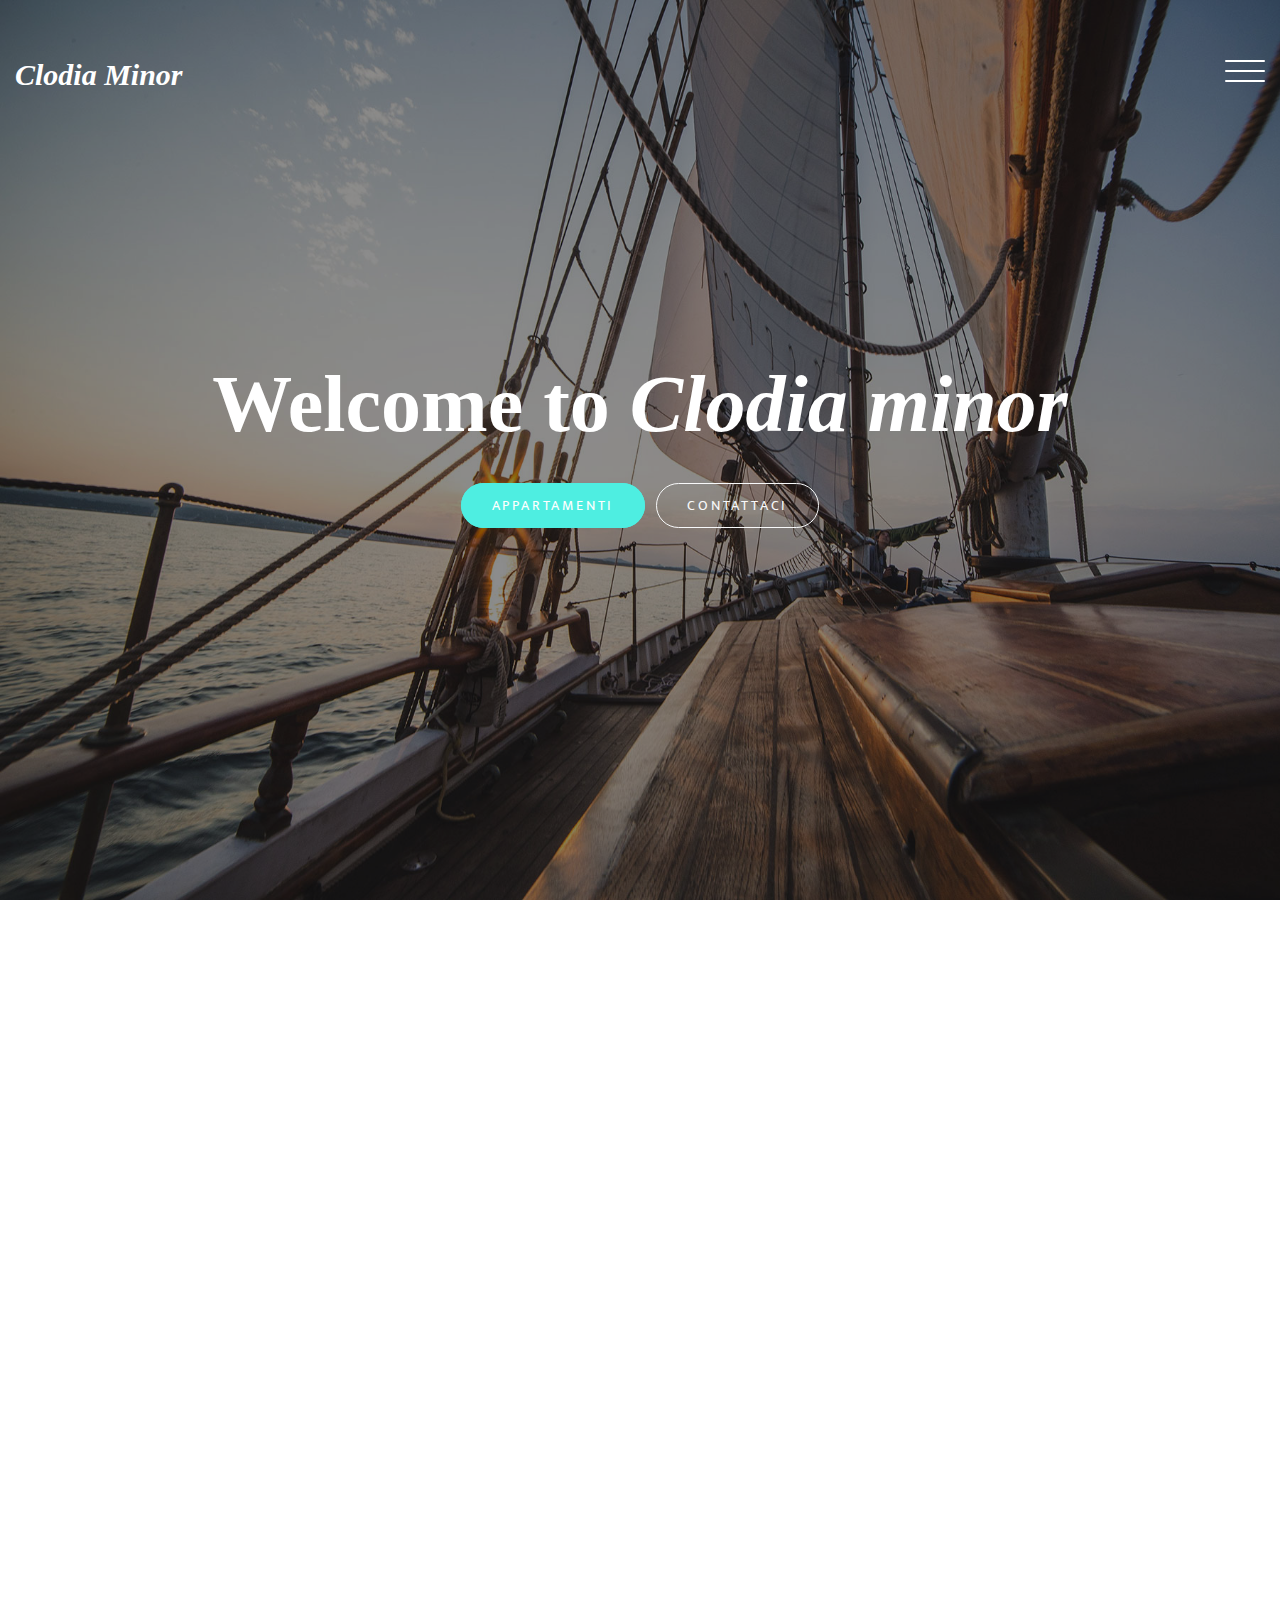
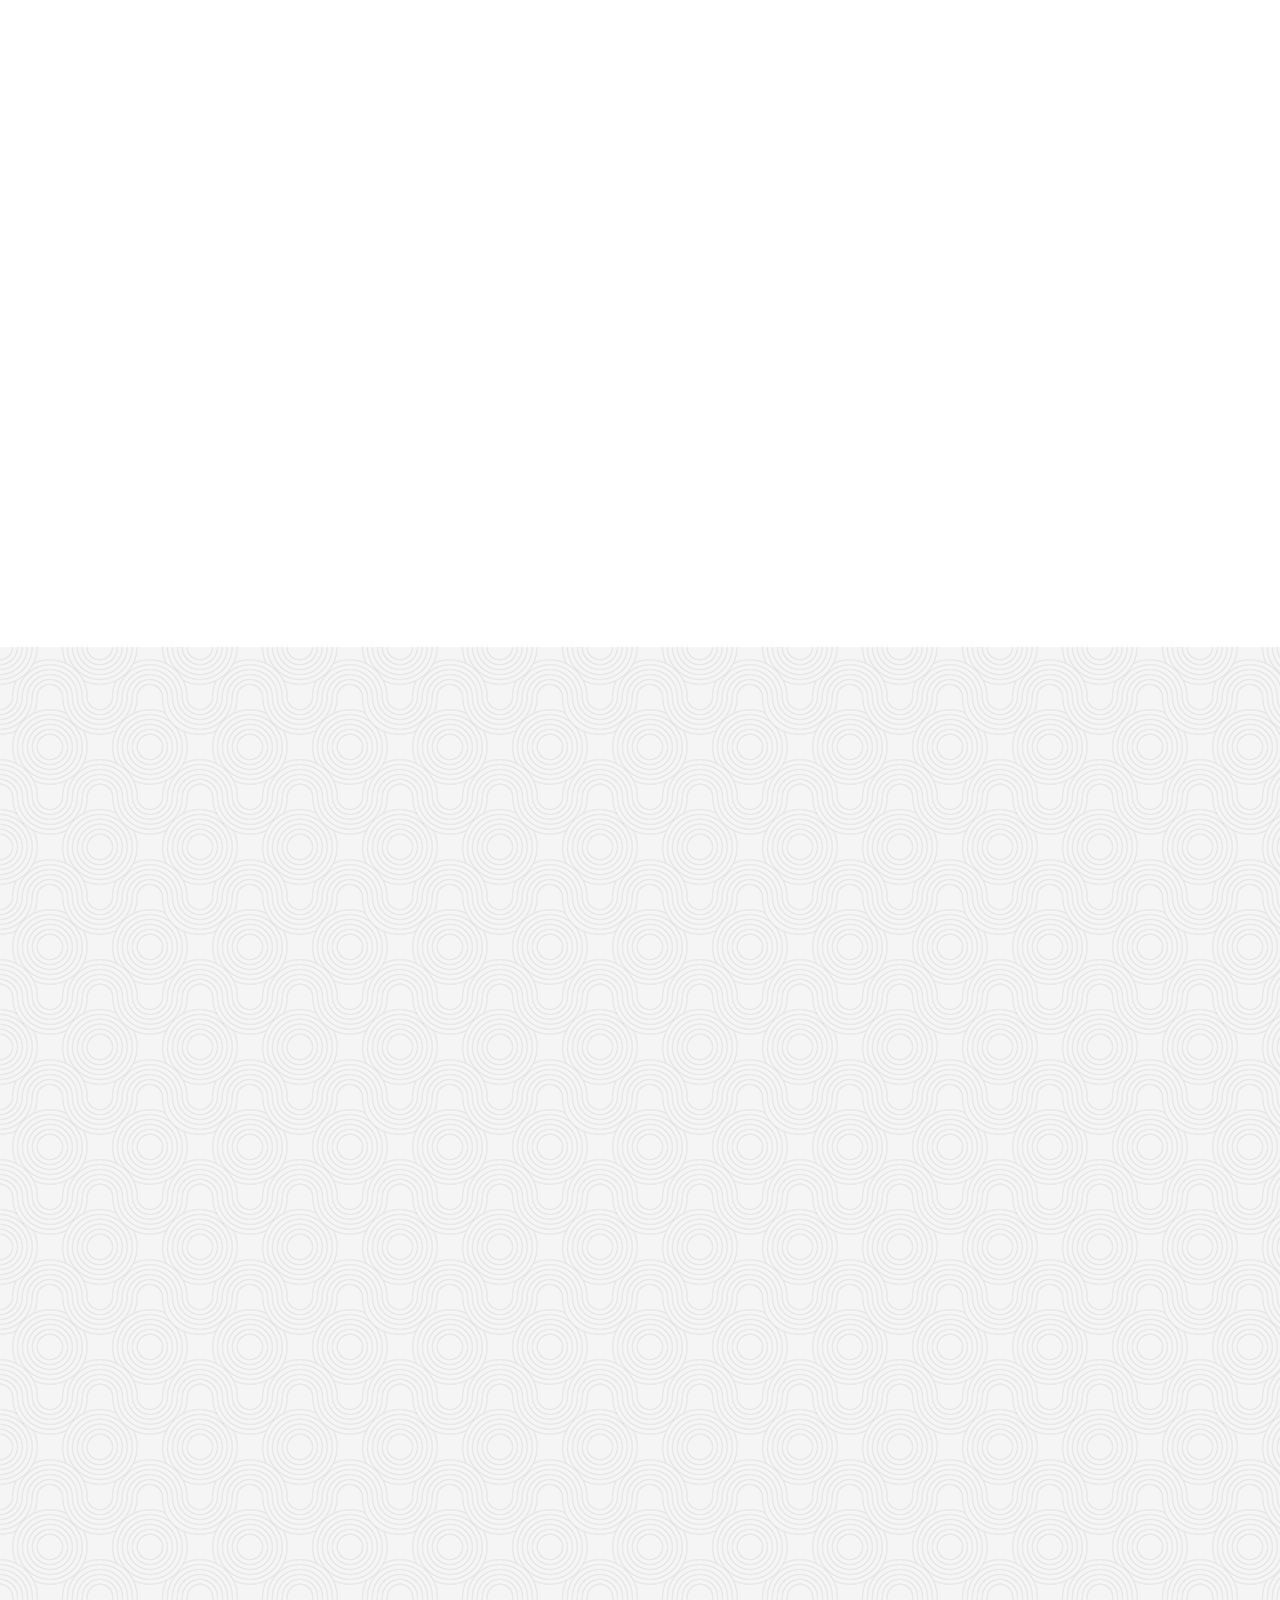
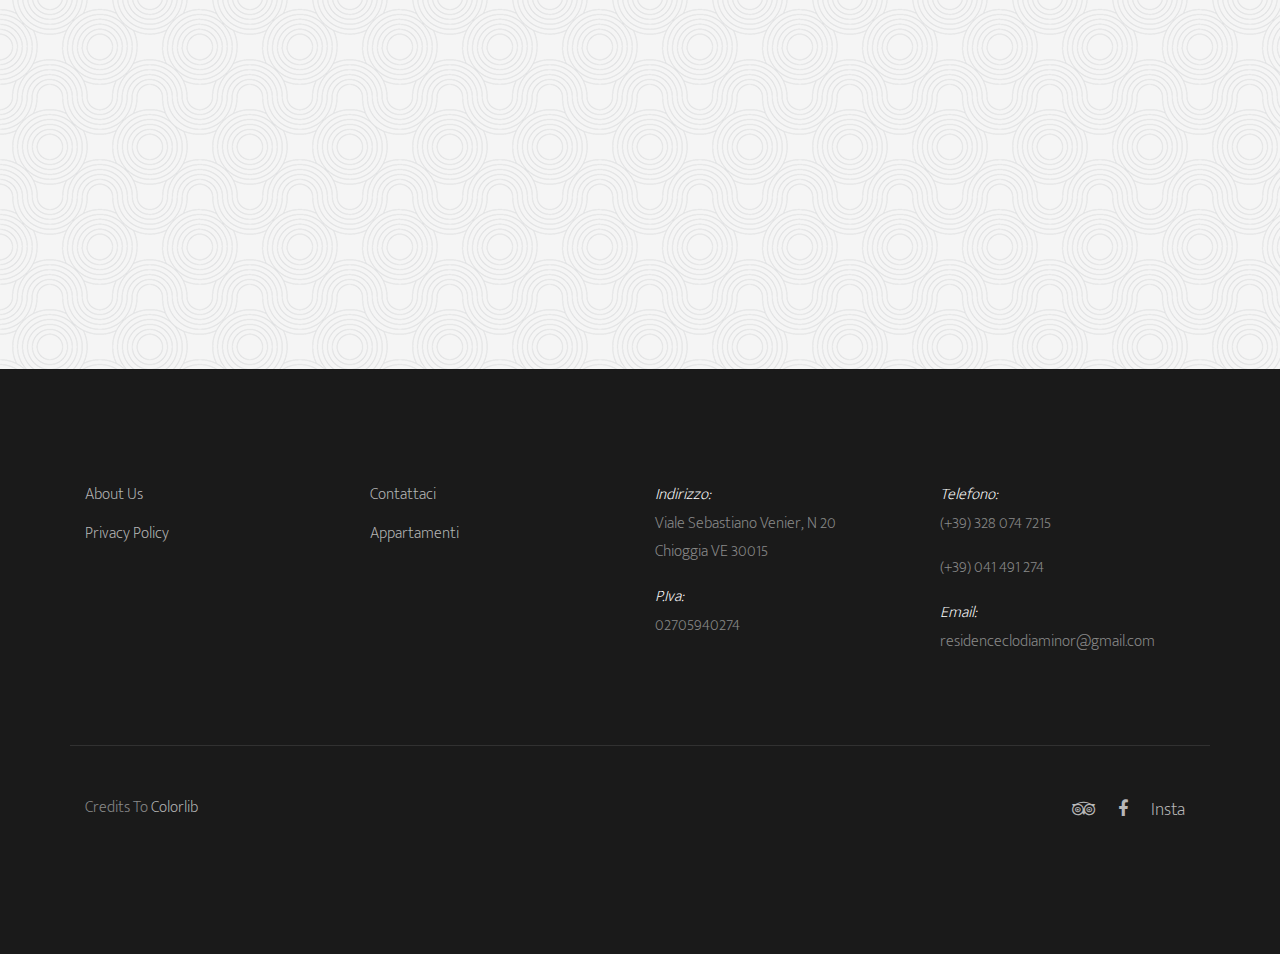
<file: index.html>
<!doctype html>
<html lang="en">

  <head>
    
    <title>Clodia Minor</title>
    <meta charset="utf-8">
    <meta name="viewport" content="width=device-width, initial-scale=1, shrink-to-fit=no">

    <link href="https://fonts.googleapis.com/css?family=Mukta+Mahee:200,300,400|Playfair+Display:400,700" rel="stylesheet">

    <link rel="stylesheet" href="css/bootstrap.css">
    <link rel="stylesheet" href="css/animate.css">
    <link rel="stylesheet" href="css/owl.carousel.min.css">
    <link rel="stylesheet" href="css/aos.css">
    
    <link rel="stylesheet" href="fonts/ionicons/css/ionicons.min.css">
    <link rel="stylesheet" href="fonts/fontawesome/css/font-awesome.min.css">

    <!-- Theme Style -->
    <link rel="stylesheet" href="css/style.css">
  </head>
  <body>
    
    <header class="site-header">
      <div class="container-fluid">
        <div class="row">
          <div class="col-4 site-logo" data-aos="fade"><a href="index.html"><em>Clodia Minor</em></a></div>
          <div class="col-8">


            <div class="site-menu-toggle js-site-menu-toggle"  data-aos="fade">
              <span></span>
              <span></span>
              <span></span>
            </div>
            <!-- END menu-toggle -->

            <div class="site-navbar js-site-navbar">
              <nav role="navigation">
                <div class="container">
                  <div class="row full-height align-items-center">
                    <div class="col-md-6">
                      <ul class="list-unstyled menu">
                        <li><a href="index.html">Home</a></li>
                        <li><a href="hotel.html">Appartamenti</a></li>
                        <li><a href="about.html">About</a></li>
                        <li><a href="blog.html">Blog</a></li>
                        <li><a href="contact.html">Contattaci</a></li>
                      </ul>
                    </div>
                    <div class="col-md-6 extra-info">
                      <div class="row">
                        <div class="col-md-6 mb-5">
                          <h3>Contact Info</h3>
                          <p>Viale Sebastiano Venier, N 20 <br> Chioggia VE 30015</p>
                          <p>residenceclodiaminor@gmail.com</p>
                          <p>(+39) 328 074 7215</p>
                          <p>(+39) 041 491 274</p>
                          
                        </div>
                        <div class="col-md-6">
                          <h3>Connect With Us</h3>
                          <ul class="list-unstyled">
                            <li><a href="https://www.tripadvisor.it/Hotel_Review-g194738-d6599670-Reviews-Appartamenti_Clodia_Minor-Chioggia_Veneto.html">Tripadvisor</a></li>
                            <li><a href="https://www.facebook.com/clodiaminorflats/?locale=it_IT">Facebook</a></li>
                            <li><a href="https://www.instagram.com/clodiaminor?igsh=ZTRtb3BweGVtNGJh">Instagram</a></li>
                          </ul>
                        </div>
                      </div>
                    </div>
                  </div>
                </div>
              </nav>
            </div>
          </div>
        </div>
      </div>
    </header>
    <!-- END head -->

    <section class="site-hero overlay" style="background-image: url(img/hero_1.jpg)">
      <div class="container">
        <div class="row site-hero-inner justify-content-center align-items-center">
          <div class="col-md-10 text-center">
            <h1 class="heading" data-aos="fade-up">Welcome to <em>Clodia minor</em> </h1>
            <p class="sub-heading mb-5" data-aos="fade-up" data-aos-delay="100"></p>
            <p data-aos="fade-up" data-aos-delay="100"><a href="hotel.html" class="btn uppercase btn-primary mr-md-2 mr-0 mb-3 d-sm-inline d-block" style="background-color:#4eeee1 ; border-color: #4eeee1;">Appartamenti</a> <a href="contact.html" class="btn uppercase btn-outline-light d-sm-inline d-block">Contattaci</a></p>
          </div>
        </div>
        <!-- <a href="#" class="scroll-down">Scroll Down</a> -->
      </div>
    </section>
    <!-- END section -->
     <!--
    <section class="section visit-section">
      <div class="container">
        <div class="row">
          <div class="col-md-12">
            <h2 class="heading" data-aos="fade-right">I Nostri Appartamenti</h2>
          </div>
        </div>
        <div class="row">
          <div class="col-lg-3 col-md-6 visit mb-3" data-aos="fade-right">
            <a href="restaurant.html"><img src="img/img_1.jpg" alt="Image placeholder" class="img-fluid"> </a>
            <h3><a href="restaurant.html">Monolocali</a></h3>
            <div class="reviews-star float-left">
              <span class="ion-android-star"></span>
              <span class="ion-android-star"></span>
              <span class="ion-android-star"></span>
              <span class="ion-android-star-half"></span>
              <span class="ion-android-star-outline"></span>
            </div>
            <span class="reviews-count float-right">
              3,239 reviews
            </span>
          </div>
          <div class="col-lg-3 col-md-6 visit mb-3" data-aos="fade-right" data-aos-delay="100">
            <a href="restaurant.html"><img src="img/img_2.jpg" alt="Image placeholder" class="img-fluid"> </a>
            <h3><a href="restaurant.html">Bilocali</a></h3>
            <div class="reviews-star float-left">
              <span class="ion-android-star"></span>
              <span class="ion-android-star"></span>
              <span class="ion-android-star"></span>
              <span class="ion-android-star-half"></span>
              <span class="ion-android-star-outline"></span>
            </div>
            <span class="reviews-count float-right">
              4,921 reviews
            </span>
          </div>
          <div class="col-lg-3 col-md-6 visit mb-3" data-aos="fade-right" data-aos-delay="200">
            <a href="hotel.html"><img src="img/img_4.jpg" alt="Image placeholder" class="img-fluid"> </a>
            <h3><a href="hotel.html">Trilocali</a></h3>
            <div class="reviews-star float-left">
              <span class="ion-android-star"></span>
              <span class="ion-android-star"></span>
              <span class="ion-android-star"></span>
              <span class="ion-android-star"></span>
              <span class="ion-android-star-outline"></span>
            </div>
            <span class="reviews-count float-right">
              2,112 reviews
            </span>
          </div>
          
          <div class="col-lg-3 col-md-6 visit mb-3" data-aos="fade-right" data-aos-delay="300">
            <a href="yacht.html"><img src="img/img_5.jpg" alt="Image placeholder" class="img-fluid"> </a>
            <h3><a href="yacht.html">Fiordalisa</a></h3>
            <div class="reviews-star float-left">
              <span class="ion-android-star"></span>
              <span class="ion-android-star"></span>
              <span class="ion-android-star"></span>
              <span class="ion-android-star"></span>
              <span class="ion-android-star-outline"></span>
            </div>
            <span class="reviews-count float-right">
              6,421 reviews
            </span>
          </div>
          
          
        </div>
      </div>
    </section>
    -->
    <!-- END section -->

    <section class="section slider-section">
      <div class="container">
        <div class="row justify-content-center text-center mb-5">
          <div class="col-md-8">
            <h2 class="heading" data-aos="fade-up">Un Posto In Cui Passare Le Tue Vacanze.</h2>
            <p class="lead" data-aos="fade-up" data-aos-delay="100">Residence posizionato a a pochi metri dalla spiaggia dispone di una spledida vista sul mare</p>
          </div>
        </div>
        <div class="row">
          <div class="col-md-12">
            <div class="home-slider major-caousel owl-carousel mb-5" data-aos="fade-up" data-aos-delay="200">
              <div class="slider-item">
                <img src="img/casa.jpg" alt="Image placeholder" class="img-fluid" >
              </div>
              <div class="slider-item">
                <img src="img/freccie.jpg" alt="Image placeholder" class="img-fluid">
              </div>

            </div>
            <!-- END slider -->
          </div>
        
        </div>
      </div>
    </section>
    <!-- END section -->
    
    <section class="section blog-post-entry bg-pattern">
      <div class="container">
        <div class="row justify-content-center text-center mb-5">
          <div class="col-md-8">
            <h2 class="heading" data-aos="fade-up">Novità E Informazioni</h2>
            <p class="lead" data-aos="fade-up" data-aos-delay="100">Siamo disponibili ogni giorno per mostrarvi senza impegno i nostri appartamenti</p>

          </div>
        </div>
        <div class="row">
          <div class="col-lg-4 col-md-6 col-sm-6 col-12 post" data-aos="fade-up" data-aos-delay="100">

            <div class="media media-custom d-block mb-4">
              <img src="img/fotocaso.jpg" alt="Image placeholder" class="img-fluid" height="80%" width="80%">
              <div class="media-body">
                <span class="meta-post" style="color: black;">Sottomarina settimane azzurre - Aprile Maggio Settembre 2024</span>
                <p>Promozione Settimane Azzurre 
                  Monolocale max 4 persone con terrazza abitabile vista mare a pochi metri dalla spiaggia
                  Aprile Maggio Settembre  2024  possibilità di scegliere come arrivo un giorno qualsiasi della settimana e prenotare solo per qualche giorno/weekend.
                  
                  Disponibilità anche di bilocale e di trilocale fino a sette persone.                  
                </p>
              </div>
            </div>

          </div>
          <div class="col-lg-4 col-md-6 col-sm-6 col-12 post" data-aos="fade-up" data-aos-delay="200">
            <div class="media media-custom d-block mb-4">
              <img src="img/nuoviapp.jpg" alt="Image placeholder" class="img-fluid">
              <div class="media-body">
                <span class="meta-post" style="color: black;">Monolocale A Clodia Minor nuova ristrutturazione</span>
                <p>Appartamenti monolocale A max 4 persone di nuova ristrutturazione con terrazza abitabile vista mare.
                  Box doccia nuovi anche per  tutti i bilocali e trilocali.
                  
                  Aria condizionata
                  
                  
                </p>
              </div>
            </div>
          </div>
          <div class="col-lg-4 col-md-6 col-sm-6 col-12 post" data-aos="fade-up" data-aos-delay="300">
            <div class="media media-custom d-block mb-4">
              <img src="img/bandiera_verde_spiagg.jpg" alt="Image placeholder" class="img-fluid" >
              <div class="media-body">
                <span class="meta-post" style="color: black;">Chioggia Sottomarina bandiera blu e verde!</span>
                <p>Dopo la bandiera blu, a Sottomarina  arriva anche la bandiera verde!!!!  La spiaggia di Sottomarina ancora nella classifica stilata dai pediatri italiani che  assegnano le bandiere verdi alle migliori località balneari con strutture per famiglie e bambini.

                </p>
              </div>
            </div>
          </div>
        </div>
      </div>
    </section>
    <!-- END section -->
    <!--
    <section class="section testimonial-section">
      <div class="container">
        <div class="row justify-content-center text-center mb-5">
          <div class="col-md-8">
            <h2 class="heading" data-aos="fade-up">Testimonial</h2>
          </div>
        </div>
        <div class="row">
          <div class="col-md-4" data-aos="fade-up" data-aos-delay="100">
            <div class="testimonial text-center">
              <div class="author-image mb-3">
                <img src="img/person_1.jpg" alt="Image placeholder" class="rounded-circle">
              </div>
              <blockquote>

                <p>&ldquo;Et quidem, impedit eum fugiat excepturi iste aliquid suscipit, tempore, delectus rem soluta voluptatem distinctio sed dolores, magni fugit nemo cum expedita. Totam a accusantium sunt aut autem placeat officia.&rdquo;</p>
              </blockquote>
              <p><em>&mdash; Jean Smith</em></p>
              
            </div>
          </div>
          
          <div class="col-md-4" data-aos="fade-up" data-aos-delay="200">
            <div class="testimonial text-center">
              <div class="author-image mb-3">
                <img src="img/person_2.jpg" alt="Image placeholder" class="rounded-circle">
              </div>
              <blockquote>
                <p>&ldquo;Lorem ipsum dolor sit amet, consectetur adipisicing elit. In dolor, iusto doloremque quo odio repudiandae sunt eveniet? Enim facilis laborum voluptate id porro, culpa maiores quis, blanditiis laboriosam alias&rdquo;</p>
              </blockquote>
              <p><em>&mdash; John Doe</em></p>
            </div>
          </div>
          

          <div class="col-md-4" data-aos="fade-up" data-aos-delay="300">
            <div class="testimonial text-center">
              <div class="author-image mb-3">
                <img src="img/person_3.jpg" alt="Image placeholder" class="rounded-circle">
              </div>
              <blockquote>

                <p>&ldquo;Nostrum, alias, provident magnam sit blanditiis laboriosam unde quaerat, at ipsam, ratione maiores saepe nisi modi corporis quas! Beatae quam, quod aspernatur debitis nesciunt quasi porro ea iste nobis aliquid perspiciatis nostrum culpa impedit aut, iure blanditiis itaque similique sunt!&rdquo;</p>
              </blockquote>
              <p><em>&mdash; John Doe</em></p>
            </div>
          </div>
          
        -->
        </div>
      </div>
    </section>
    <footer class="section footer-section">
      <div class="container">
        <div class="row mb-4">
          <div class="col-md-3 mb-5">
            <ul class="list-unstyled link">
              <li><a href="about.html">About Us</a></li>
              <li><a href="https://www.termsfeed.com/live/c1cf9501-2e91-4ba8-89c2-b205d07258f9">Privacy Policy</a></li>

            </ul>
          </div>
          <div class="col-md-3 mb-5">
            <ul class="list-unstyled link">
              <li><a href="contact.html">Contattaci</a></li>
              <li><a href="hotel.html">Appartamenti</a></li>
            </ul>
          </div>
          <div class="col-md-3 mb-5 pr-md-5 contact-info">
            <p><span class="d-block">Indirizzo:</span> <span> Viale Sebastiano Venier, N 20 <br> Chioggia VE 30015</span></p>
            <p><span class="d-block">P.Iva:</span> <span> 02705940274</span></p>

          </div>
          <div class="col-md-3 mb-5 pr-md-5 contact-info">
            <p><span class="d-block">Telefono:</span> <span> (+39) 328 074 7215 </span> <p>(+39) 041 491 274</p></p>
            <p><span class="d-block">Email:</span> <span> residenceclodiaminor@gmail.com</span></p>

          </div>
        </div>
        <div class="row bordertop pt-5">
          <p class="col-md-6 text-left"><!-- Link back to Colorlib can't be removed. Template is licensed under CC BY 3.0. -->
          Credits To <a href="https://colorlib.com" target="_blank">Colorlib</a>
            <!-- Link back to Colorlib can't be removed. Template is licensed under CC BY 3.0. --></p>
            
          <p class="col-md-6 text-right social">
            <a href="https://www.tripadvisor.it/Hotel_Review-g194738-d6599670-Reviews-Appartamenti_Clodia_Minor-Chioggia_Veneto.html?m=19905"><span class="fa fa-tripadvisor"></span></a>
            <a href="https://www.facebook.com/clodiaminorflats/?locale=it_IT"><span class="fa fa-facebook"></span></a>
            <a href="https://www.instagram.com/clodiaminor?igsh=ZTRtb3BweGVtNGJh"><span> Insta</span></a>
          </p>
        </div>
      </div>
    </footer>
    
    <script src="js/jquery-3.2.1.min.js"></script>
    <script src="js/popper.min.js"></script>
    <script src="js/bootstrap.min.js"></script>
    <script src="js/owl.carousel.min.js"></script>
    <!-- <script src="js/jquery.waypoints.min.js"></script> -->
    <script src="js/aos.js"></script>
    <script src="js/main.js"></script>
  </body>
</html>
</file>
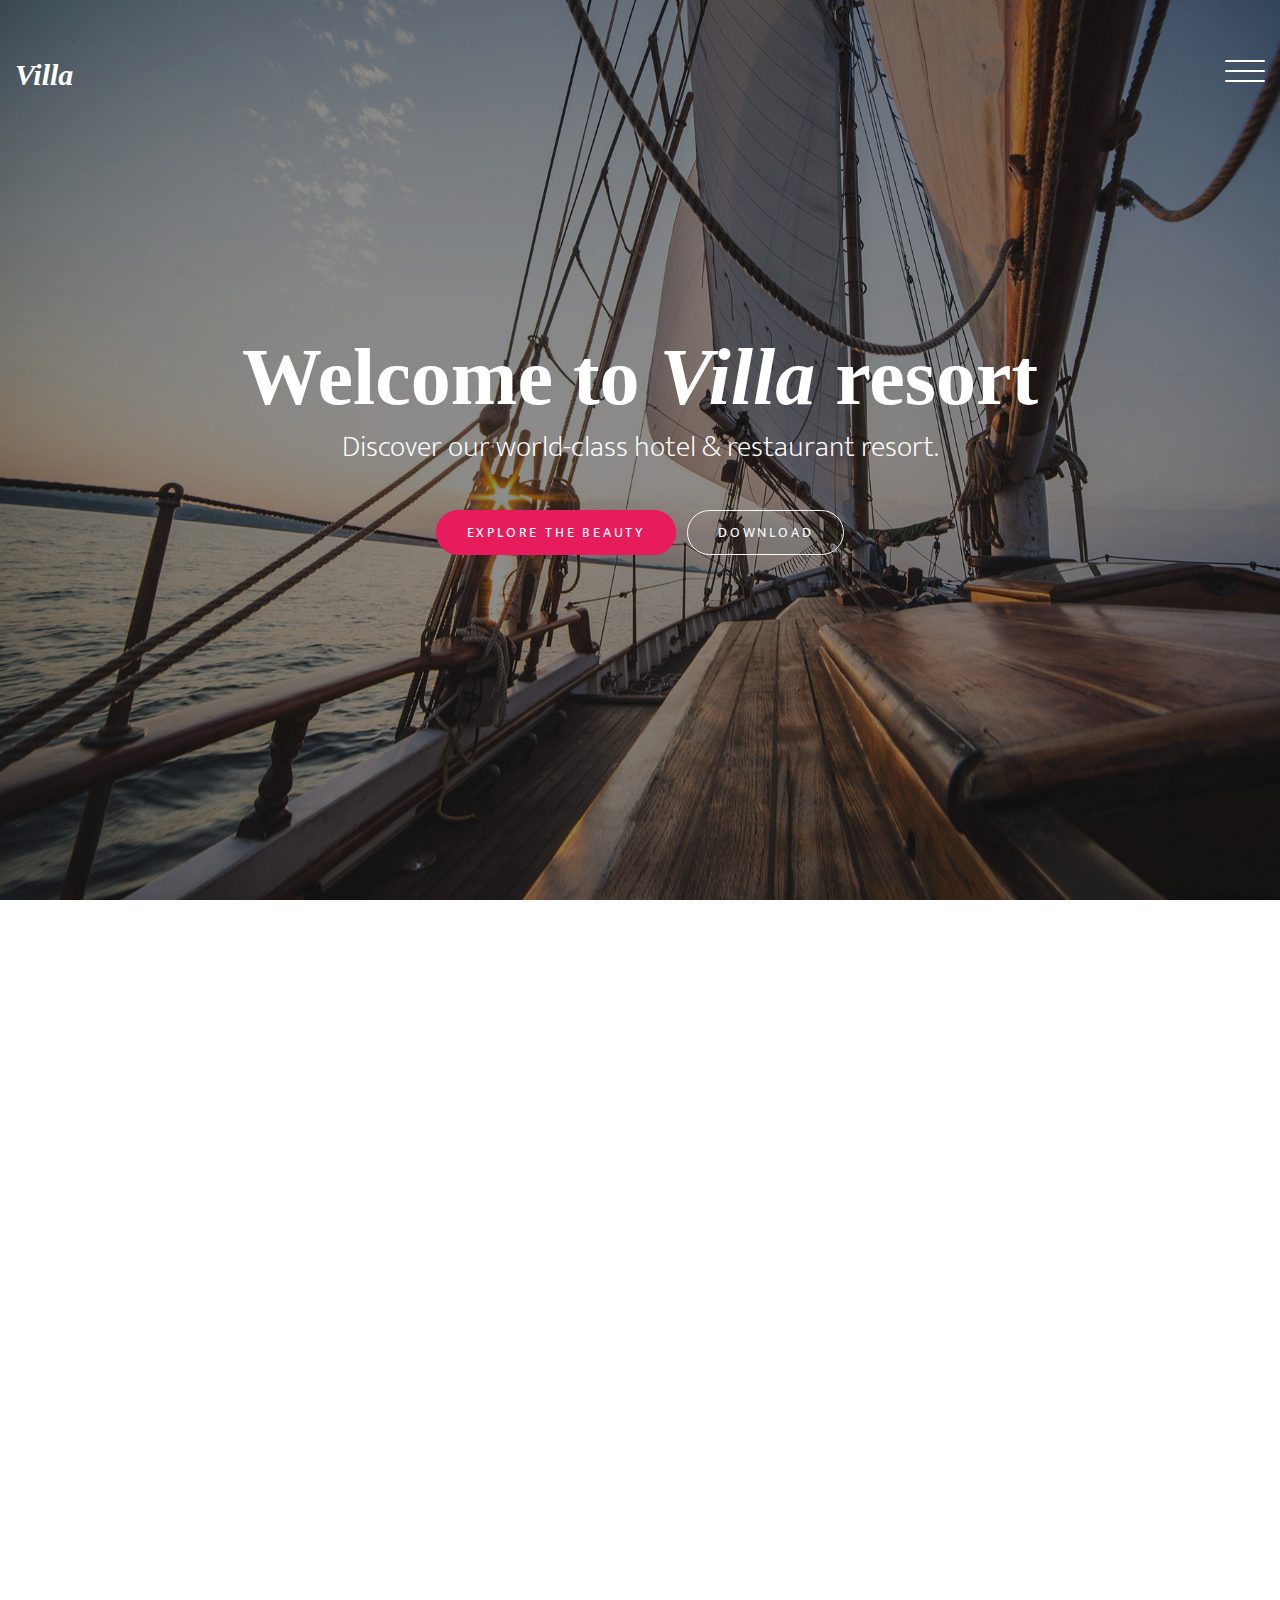
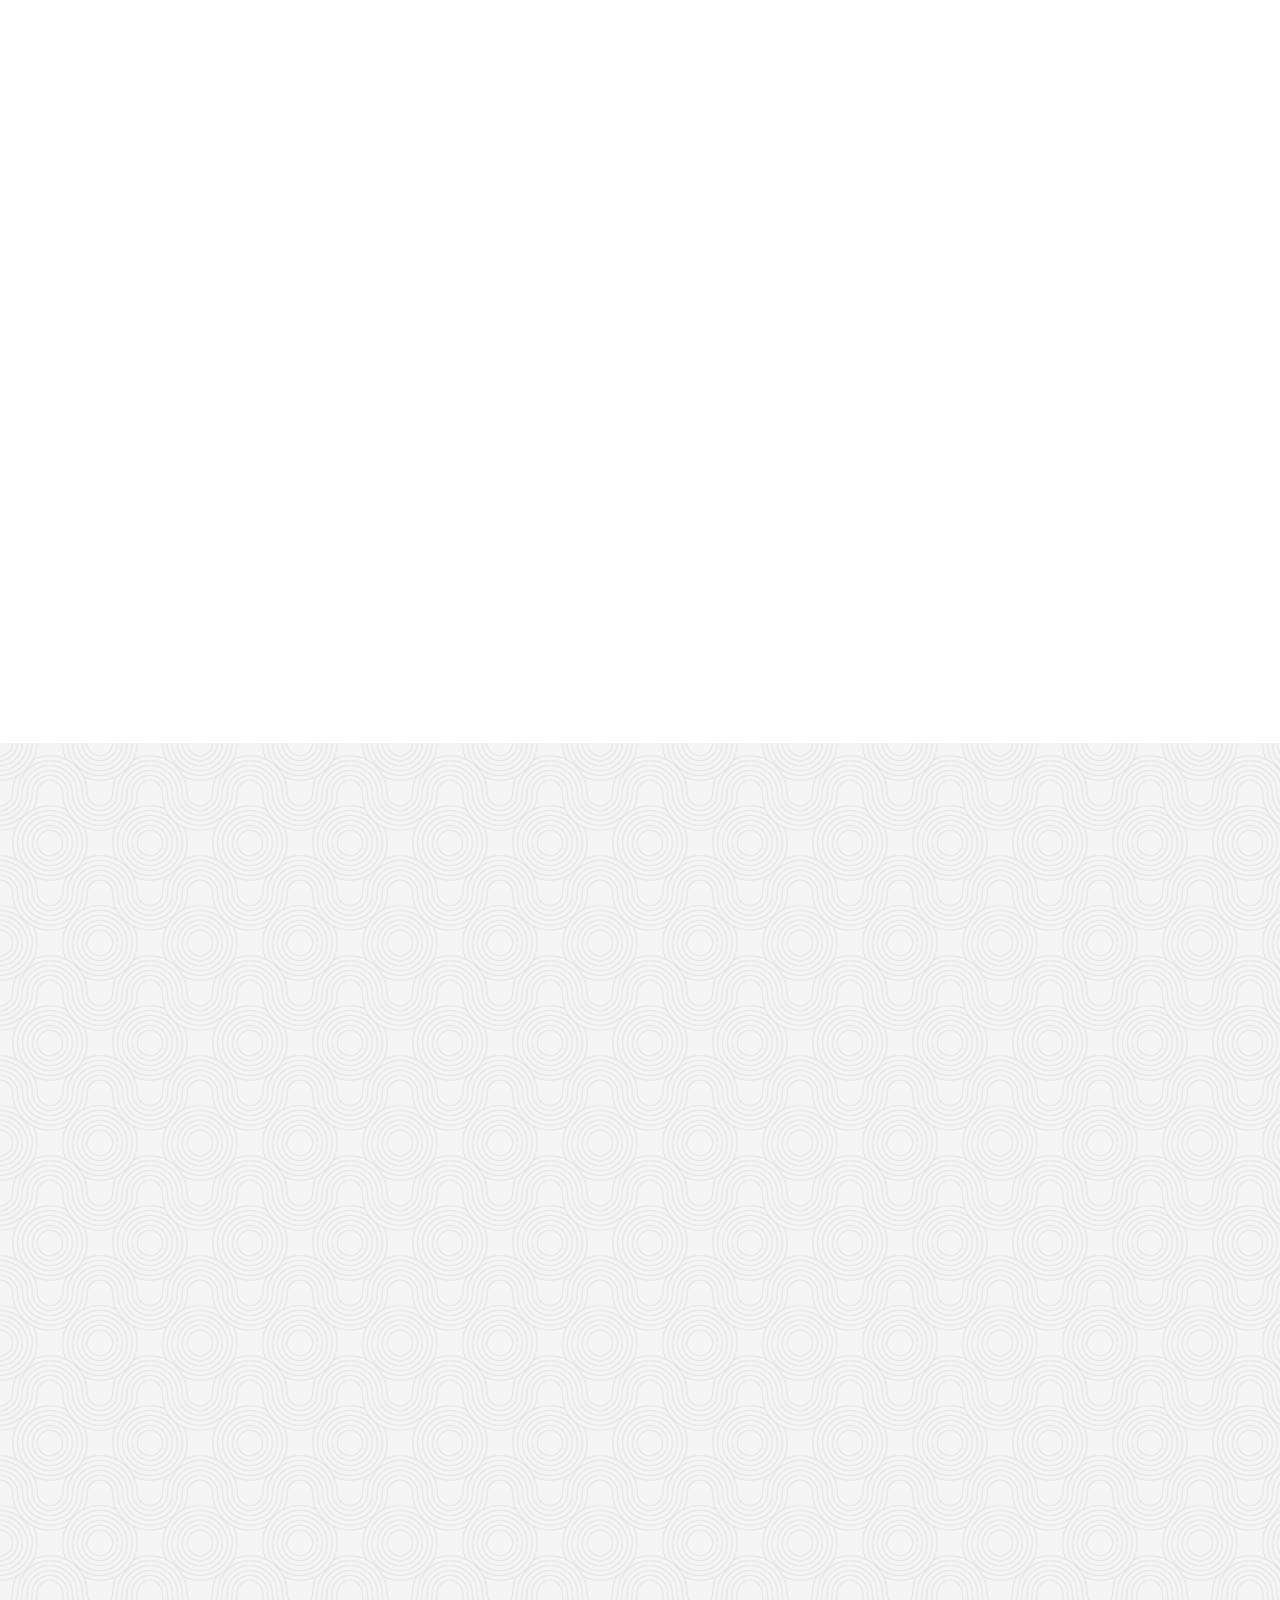
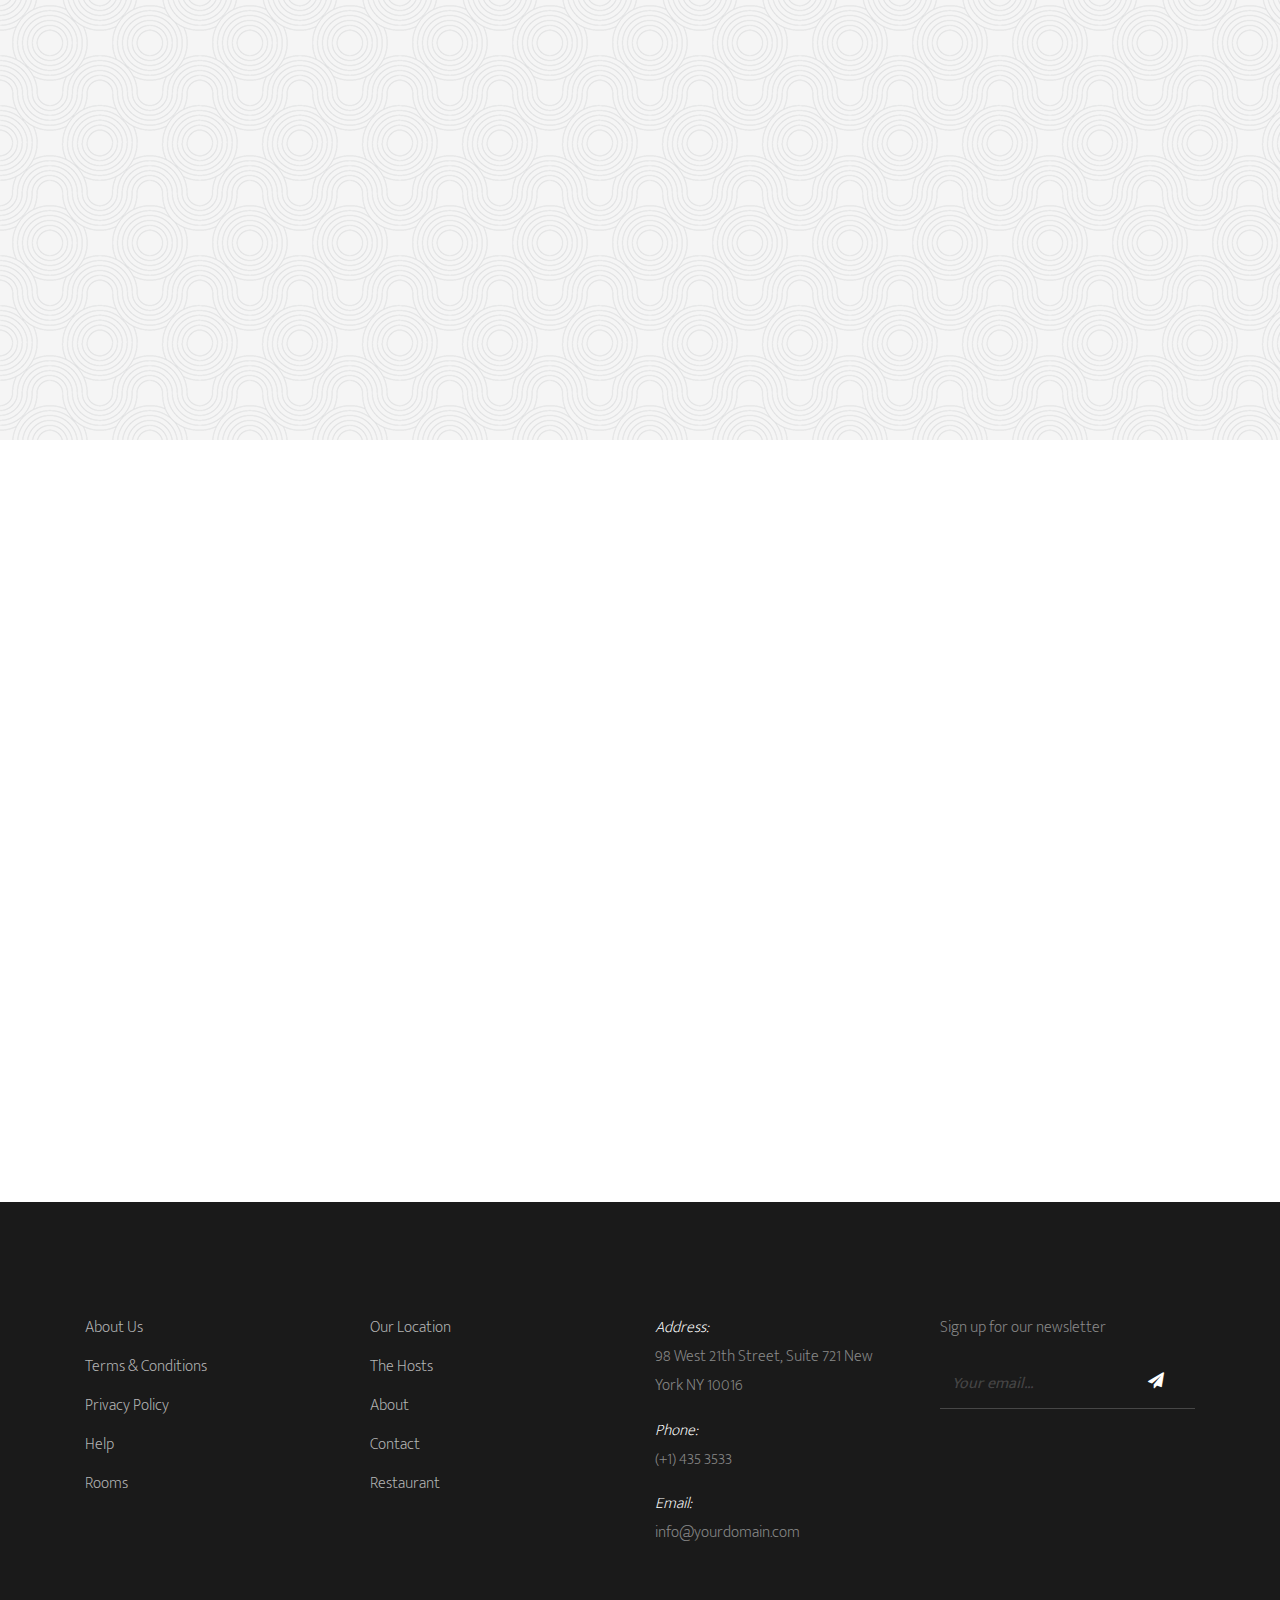
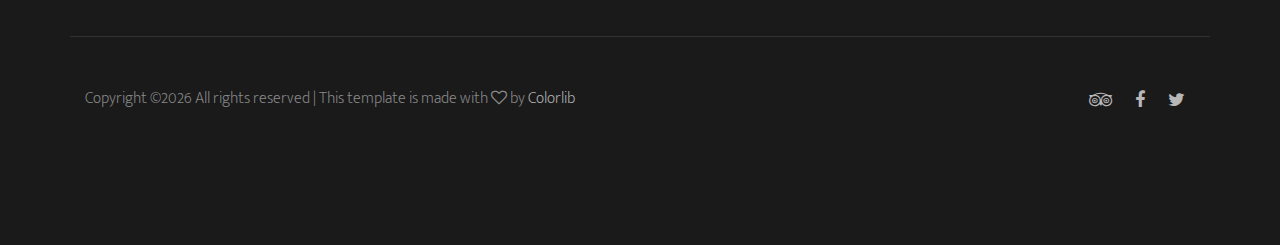
<file: ClodiaMinorSito/index.html>
<!doctype html>
<html lang="en">
  <head>
    <title>Colorlib Villa</title>
    <meta charset="utf-8">
    <meta name="viewport" content="width=device-width, initial-scale=1, shrink-to-fit=no">

    <link href="https://fonts.googleapis.com/css?family=Mukta+Mahee:200,300,400|Playfair+Display:400,700" rel="stylesheet">

    <link rel="stylesheet" href="css/bootstrap.css">
    <link rel="stylesheet" href="css/animate.css">
    <link rel="stylesheet" href="css/owl.carousel.min.css">
    <link rel="stylesheet" href="css/aos.css">
    
    <link rel="stylesheet" href="fonts/ionicons/css/ionicons.min.css">
    <link rel="stylesheet" href="fonts/fontawesome/css/font-awesome.min.css">

    <!-- Theme Style -->
    <link rel="stylesheet" href="css/style.css">
  </head>
  <body>
    
    <header class="site-header">
      <div class="container-fluid">
        <div class="row">
          <div class="col-4 site-logo" data-aos="fade"><a href="index.html"><em>Villa</em></a></div>
          <div class="col-8">


            <div class="site-menu-toggle js-site-menu-toggle"  data-aos="fade">
              <span></span>
              <span></span>
              <span></span>
            </div>
            <!-- END menu-toggle -->

            <div class="site-navbar js-site-navbar">
              <nav role="navigation">
                <div class="container">
                  <div class="row full-height align-items-center">
                    <div class="col-md-6">
                      <ul class="list-unstyled menu">
                        <li class="active"><a href="index.html">Home</a></li>
                        <li><a href="hotel.html">Hotel</a></li>
                        <li><a href="about.html">About</a></li>
                        <li><a href="blog.html">Blog</a></li>
                        <li><a href="contact.html">Contact</a></li>
                      </ul>
                    </div>
                    <div class="col-md-6 extra-info">
                      <div class="row">
                        <div class="col-md-6 mb-5">
                          <h3>Contact Info</h3>
                          <p>98 West 21th Street, Suite 721 <br> New York NY 10016</p>
                          <p>info@yourdomain.com</p>
                          <p>(+1) 435 3533</p>
                          
                        </div>
                        <div class="col-md-6">
                          <h3>Connect With Us</h3>
                          <ul class="list-unstyled">
                            <li><a href="#">Twitter</a></li>
                            <li><a href="#">Facebook</a></li>
                            <li><a href="#">Instagram</a></li>
                          </ul>
                        </div>
                      </div>
                    </div>
                  </div>
                </div>
              </nav>
            </div>
          </div>
        </div>
      </div>
    </header>
    <!-- END head -->

    <section class="site-hero overlay" style="background-image: url(img/hero_1.jpg)">
      <div class="container">
        <div class="row site-hero-inner justify-content-center align-items-center">
          <div class="col-md-10 text-center">
            <h1 class="heading" data-aos="fade-up">Welcome to <em>Villa</em> resort</h1>
            <p class="sub-heading mb-5" data-aos="fade-up" data-aos-delay="100">Discover our world-class hotel &amp; restaurant resort.</p>
            <p data-aos="fade-up" data-aos-delay="100"><a href="#" class="btn uppercase btn-primary mr-md-2 mr-0 mb-3 d-sm-inline d-block">Explore The Beauty</a> <a href="#" class="btn uppercase btn-outline-light d-sm-inline d-block">Download</a></p>
          </div>
        </div>
        <!-- <a href="#" class="scroll-down">Scroll Down</a> -->
      </div>
    </section>
    <!-- END section -->

    <section class="section visit-section">
      <div class="container">
        <div class="row">
          <div class="col-md-12">
            <h2 class="heading" data-aos="fade-right">You Can Visit</h2>
          </div>
        </div>
        <div class="row">
          <div class="col-lg-3 col-md-6 visit mb-3" data-aos="fade-right">
            <a href="restaurant.html"><img src="img/img_1.jpg" alt="Image placeholder" class="img-fluid"> </a>
            <h3><a href="restaurant.html">Food &amp; Wines</a></h3>
            <div class="reviews-star float-left">
              <span class="ion-android-star"></span>
              <span class="ion-android-star"></span>
              <span class="ion-android-star"></span>
              <span class="ion-android-star-half"></span>
              <span class="ion-android-star-outline"></span>
            </div>
            <span class="reviews-count float-right">
              3,239 reviews
            </span>
          </div>
          <div class="col-lg-3 col-md-6 visit mb-3" data-aos="fade-right" data-aos-delay="100">
            <a href="restaurant.html"><img src="img/img_2.jpg" alt="Image placeholder" class="img-fluid"> </a>
            <h3><a href="restaurant.html">Resort &amp; Spa</a></h3>
            <div class="reviews-star float-left">
              <span class="ion-android-star"></span>
              <span class="ion-android-star"></span>
              <span class="ion-android-star"></span>
              <span class="ion-android-star-half"></span>
              <span class="ion-android-star-outline"></span>
            </div>
            <span class="reviews-count float-right">
              4,921 reviews
            </span>
          </div>
          <div class="col-lg-3 col-md-6 visit mb-3" data-aos="fade-right" data-aos-delay="200">
            <a href="hotel.html"><img src="img/img_4.jpg" alt="Image placeholder" class="img-fluid"> </a>
            <h3><a href="hotel.html">Hotel Rooms</a></h3>
            <div class="reviews-star float-left">
              <span class="ion-android-star"></span>
              <span class="ion-android-star"></span>
              <span class="ion-android-star"></span>
              <span class="ion-android-star"></span>
              <span class="ion-android-star-outline"></span>
            </div>
            <span class="reviews-count float-right">
              2,112 reviews
            </span>
          </div>
          <div class="col-lg-3 col-md-6 visit mb-3" data-aos="fade-right" data-aos-delay="300">
            <a href="yacht.html"><img src="img/img_5.jpg" alt="Image placeholder" class="img-fluid"> </a>
            <h3><a href="yacht.html">Yacht Club</a></h3>
            <div class="reviews-star float-left">
              <span class="ion-android-star"></span>
              <span class="ion-android-star"></span>
              <span class="ion-android-star"></span>
              <span class="ion-android-star"></span>
              <span class="ion-android-star-outline"></span>
            </div>
            <span class="reviews-count float-right">
              6,421 reviews
            </span>
          </div>
        </div>
      </div>
    </section>
    <!-- END section -->

    <section class="section slider-section">
      <div class="container">
        <div class="row justify-content-center text-center mb-5">
          <div class="col-md-8">
            <h2 class="heading" data-aos="fade-up">A gorgeous place to enjoy your life.</h2>
            <p class="lead" data-aos="fade-up" data-aos-delay="100">Lorem ipsum dolor sit amet, consectetur adipisicing elit. In dolor, iusto doloremque quo odio repudiandae sunt eveniet? Enim facilis laborum voluptate id porro, culpa maiores quis, blanditiis laboriosam alias. Sed.</p>
          </div>
        </div>
        <div class="row">
          <div class="col-md-12">
            <div class="home-slider major-caousel owl-carousel mb-5" data-aos="fade-up" data-aos-delay="200">
              <div class="slider-item">
                <img src="img/slider-1.jpg" alt="Image placeholder" class="img-fluid">
              </div>
              <div class="slider-item">
                <img src="img/slider-2.jpg" alt="Image placeholder" class="img-fluid">
              </div>
              <div class="slider-item">
                <img src="img/slider-3.jpg" alt="Image placeholder" class="img-fluid">
              </div>
              <div class="slider-item">
                <img src="img/slider-4.jpg" alt="Image placeholder" class="img-fluid">
              </div>
              <div class="slider-item">
                <img src="img/slider-5.jpg" alt="Image placeholder" class="img-fluid">
              </div>
              <div class="slider-item">
                <img src="img/slider-6.jpg" alt="Image placeholder" class="img-fluid">
              </div>
            </div>
            <!-- END slider -->
          </div>

          <div class="col-md-12 text-center"><a href="#" class="">View More Photos</a></div>
        
        </div>
      </div>
    </section>
    <!-- END section -->
    
    <section class="section blog-post-entry bg-pattern">
      <div class="container">
        <div class="row justify-content-center text-center mb-5">
          <div class="col-md-8">
            <h2 class="heading" data-aos="fade-up">Recent Blog Post</h2>
            <p class="lead" data-aos="fade-up">Lorem ipsum dolor sit amet, consectetur adipisicing elit. In dolor, iusto doloremque quo odio repudiandae sunt eveniet? Enim facilis laborum voluptate id porro, culpa maiores quis, blanditiis laboriosam alias. Sed.</p>
          </div>
        </div>
        <div class="row">
          <div class="col-lg-4 col-md-6 col-sm-6 col-12 post" data-aos="fade-up" data-aos-delay="100">

            <div class="media media-custom d-block mb-4">
              <a href="#" class="mb-4 d-block"><img src="img/img_1.jpg" alt="Image placeholder" class="img-fluid"></a>
              <div class="media-body">
                <span class="meta-post">February 26, 2018</span>
                <h2 class="mt-0 mb-3"><a href="#">Five Reasons to Stay at Villa Resort</a></h2>
              </div>
            </div>

          </div>
          <div class="col-lg-4 col-md-6 col-sm-6 col-12 post" data-aos="fade-up" data-aos-delay="200">
            <div class="media media-custom d-block mb-4">
              <a href="#" class="mb-4 d-block"><img src="img/img_2.jpg" alt="Image placeholder" class="img-fluid"></a>
              <div class="media-body">
                <span class="meta-post">February 26, 2018</span>
                <h2 class="mt-0 mb-3"><a href="#">Five Reasons to Stay at Villa Resort</a></h2>
              </div>
            </div>
          </div>
          <div class="col-lg-4 col-md-6 col-sm-6 col-12 post" data-aos="fade-up" data-aos-delay="300">
            <div class="media media-custom d-block mb-4">
              <a href="#" class="mb-4 d-block"><img src="img/img_3.jpg" alt="Image placeholder" class="img-fluid"></a>
              <div class="media-body">
                <span class="meta-post">February 26, 2018</span>
                <h2 class="mt-0 mb-3"><a href="#">Five Reasons to Stay at Villa Resort</a></h2>
              </div>
            </div>
          </div>
        </div>
      </div>
    </section>
    <!-- END section -->
    <section class="section testimonial-section">
      <div class="container">
        <div class="row justify-content-center text-center mb-5">
          <div class="col-md-8">
            <h2 class="heading" data-aos="fade-up">Testimonial</h2>
          </div>
        </div>
        <div class="row">
          <div class="col-md-4" data-aos="fade-up" data-aos-delay="100">
            <div class="testimonial text-center">
              <div class="author-image mb-3">
                <img src="img/person_1.jpg" alt="Image placeholder" class="rounded-circle">
              </div>
              <blockquote>

                <p>&ldquo;Et quidem, impedit eum fugiat excepturi iste aliquid suscipit, tempore, delectus rem soluta voluptatem distinctio sed dolores, magni fugit nemo cum expedita. Totam a accusantium sunt aut autem placeat officia.&rdquo;</p>
              </blockquote>
              <p><em>&mdash; Jean Smith</em></p>
              
            </div>
          </div>
          <!-- END col -->
          <div class="col-md-4" data-aos="fade-up" data-aos-delay="200">
            <div class="testimonial text-center">
              <div class="author-image mb-3">
                <img src="img/person_2.jpg" alt="Image placeholder" class="rounded-circle">
              </div>
              <blockquote>
                <p>&ldquo;Lorem ipsum dolor sit amet, consectetur adipisicing elit. In dolor, iusto doloremque quo odio repudiandae sunt eveniet? Enim facilis laborum voluptate id porro, culpa maiores quis, blanditiis laboriosam alias&rdquo;</p>
              </blockquote>
              <p><em>&mdash; John Doe</em></p>
            </div>
          </div>
          <!-- END col -->

          <div class="col-md-4" data-aos="fade-up" data-aos-delay="300">
            <div class="testimonial text-center">
              <div class="author-image mb-3">
                <img src="img/person_3.jpg" alt="Image placeholder" class="rounded-circle">
              </div>
              <blockquote>

                <p>&ldquo;Nostrum, alias, provident magnam sit blanditiis laboriosam unde quaerat, at ipsam, ratione maiores saepe nisi modi corporis quas! Beatae quam, quod aspernatur debitis nesciunt quasi porro ea iste nobis aliquid perspiciatis nostrum culpa impedit aut, iure blanditiis itaque similique sunt!&rdquo;</p>
              </blockquote>
              <p><em>&mdash; John Doe</em></p>
            </div>
          </div>
          <!-- END col -->
        </div>
      </div>
    </section>
    <footer class="section footer-section">
      <div class="container">
        <div class="row mb-4">
          <div class="col-md-3 mb-5">
            <ul class="list-unstyled link">
              <li><a href="#">About Us</a></li>
              <li><a href="#">Terms &amp; Conditions</a></li>
              <li><a href="#">Privacy Policy</a></li>
              <li><a href="#">Help</a></li>
             <li><a href="#">Rooms</a></li>
            </ul>
          </div>
          <div class="col-md-3 mb-5">
            <ul class="list-unstyled link">
              <li><a href="#">Our Location</a></li>
              <li><a href="#">The Hosts</a></li>
              <li><a href="#">About</a></li>
              <li><a href="#">Contact</a></li>
              <li><a href="#">Restaurant</a></li>
            </ul>
          </div>
          <div class="col-md-3 mb-5 pr-md-5 contact-info">
            <p><span class="d-block">Address:</span> <span> 98 West 21th Street, Suite 721 New York NY 10016</span></p>
            <p><span class="d-block">Phone:</span> <span> (+1) 435 3533</span></p>
            <p><span class="d-block">Email:</span> <span> info@yourdomain.com</span></p>
          </div>
          <div class="col-md-3 mb-5">
            <p>Sign up for our newsletter</p>
            <form action="#" class="footer-newsletter">
              <div class="form-group">
                <input type="email" class="form-control" placeholder="Your email...">
                <button type="submit" class="btn"><span class="fa fa-paper-plane"></span></button>
              </div>
            </form>
          </div>
        </div>
        <div class="row bordertop pt-5">
          <p class="col-md-6 text-left"><!-- Link back to Colorlib can't be removed. Template is licensed under CC BY 3.0. -->
Copyright &copy;<script>document.write(new Date().getFullYear());</script> All rights reserved | This template is made with <i class="fa fa-heart-o" aria-hidden="true"></i> by <a href="https://colorlib.com" target="_blank">Colorlib</a>
<!-- Link back to Colorlib can't be removed. Template is licensed under CC BY 3.0. --></p>
            
          <p class="col-md-6 text-right social">
            <a href="#"><span class="fa fa-tripadvisor"></span></a>
            <a href="#"><span class="fa fa-facebook"></span></a>
            <a href="#"><span class="fa fa-twitter"></span></a>
          </p>
        </div>
      </div>
    </footer>
    
    <script src="js/jquery-3.2.1.min.js"></script>
    <script src="js/popper.min.js"></script>
    <script src="js/bootstrap.min.js"></script>
    <script src="js/owl.carousel.min.js"></script>
    <!-- <script src="js/jquery.waypoints.min.js"></script> -->
    <script src="js/aos.js"></script>
    <script src="js/main.js"></script>
  </body>
</html>
</file>
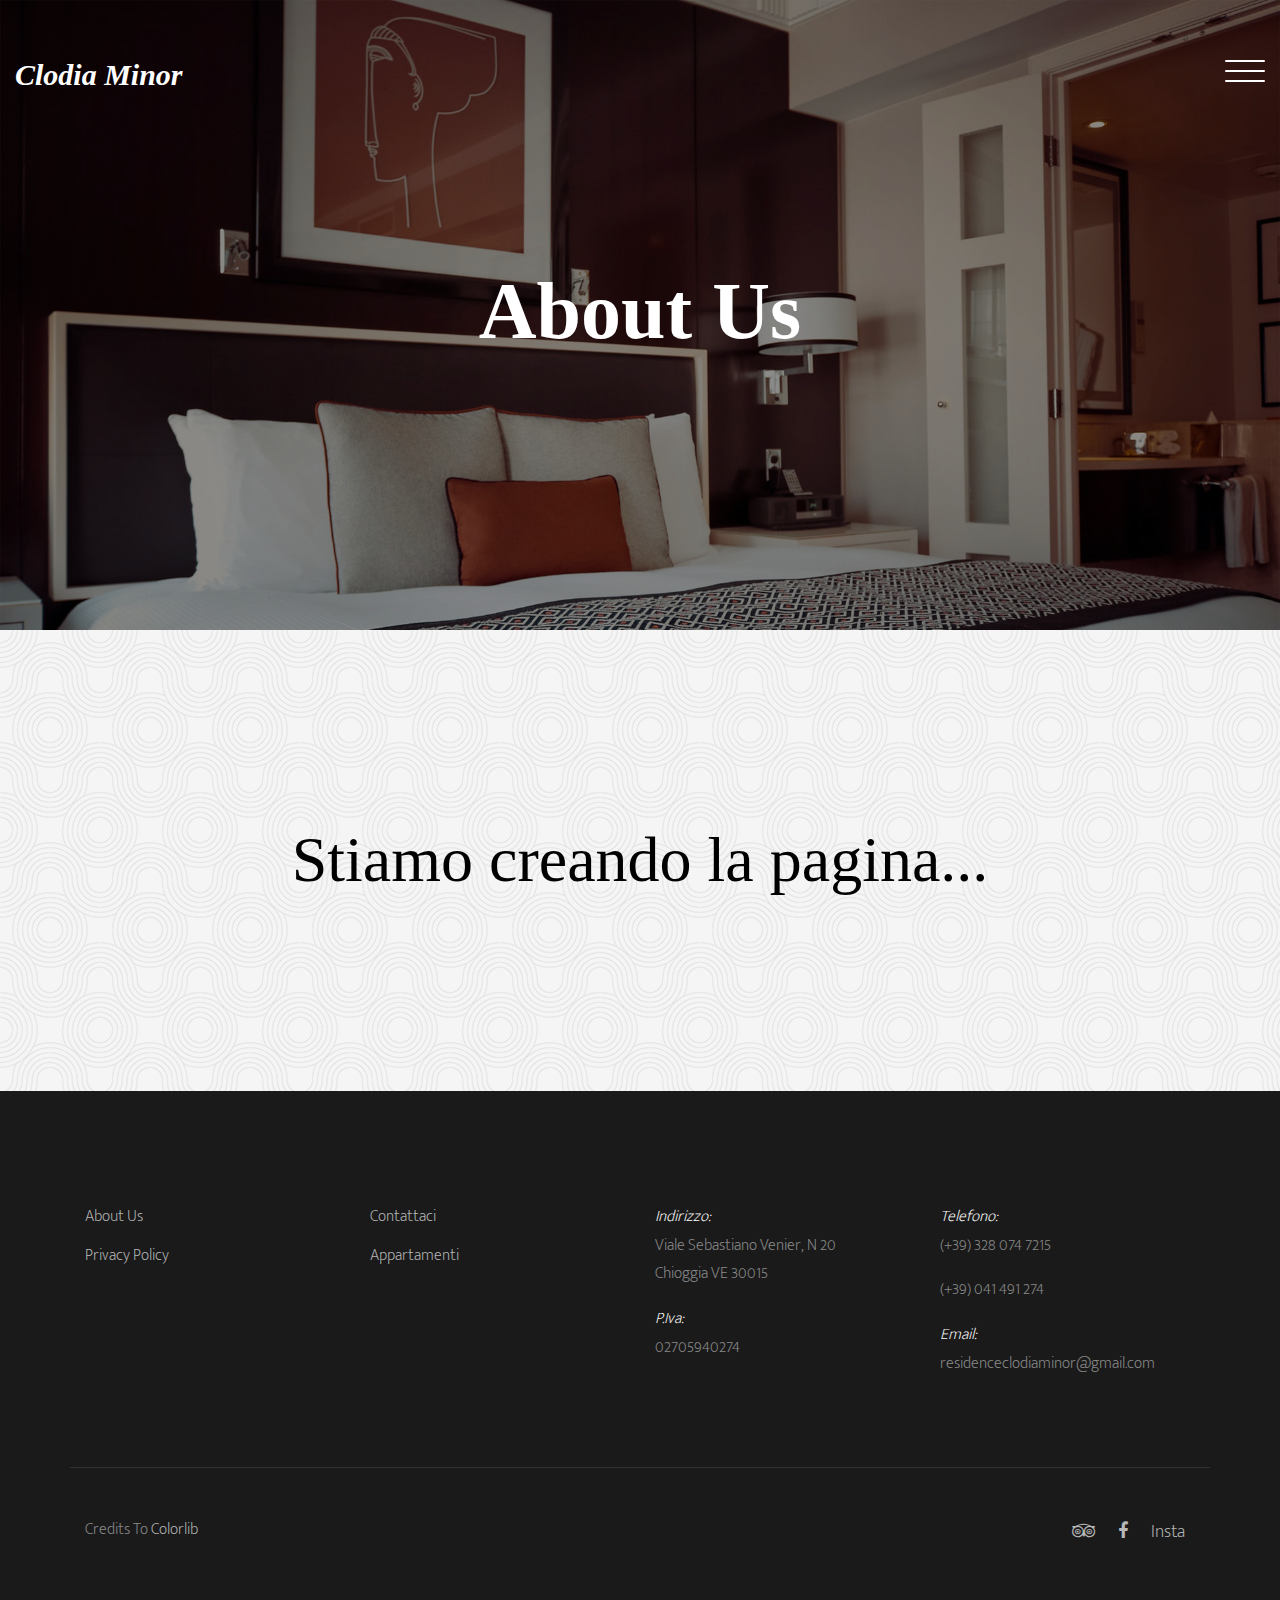
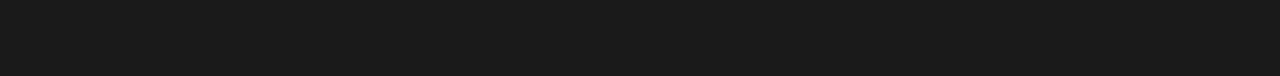
<file: about.html>
<!doctype html>
<html lang="en">
  <head>
    <title>Clodia Minor</title>
    <meta charset="utf-8">
    <meta name="viewport" content="width=device-width, initial-scale=1, shrink-to-fit=no">

    <link href="https://fonts.googleapis.com/css?family=Mukta+Mahee:200,300,400|Playfair+Display:400,700" rel="stylesheet">

    <link rel="stylesheet" href="css/bootstrap.css">
    <link rel="stylesheet" href="css/animate.css">
    <link rel="stylesheet" href="css/owl.carousel.min.css">
    <link rel="stylesheet" href="css/aos.css">
    
    <link rel="stylesheet" href="fonts/ionicons/css/ionicons.min.css">
    <link rel="stylesheet" href="fonts/fontawesome/css/font-awesome.min.css">

    <!-- Theme Style -->
    <link rel="stylesheet" href="css/style.css">
  </head>
  <body>
    
    <header class="site-header">
        <div class="container-fluid">
          <div class="row">
            <div class="col-4 site-logo" data-aos="fade"><a href="index.html"><em>Clodia Minor</em></a></div>
            <div class="col-8">
  
  
              <div class="site-menu-toggle js-site-menu-toggle"  data-aos="fade">
                <span></span>
                <span></span>
                <span></span>
              </div>
              <!-- END menu-toggle -->
  
              <div class="site-navbar js-site-navbar">
                <nav role="navigation">
                  <div class="container">
                    <div class="row full-height align-items-center">
                      <div class="col-md-6">
                        <ul class="list-unstyled menu">
                          <li><a href="index.html">Home</a></li>
                          <li><a href="hotel.html">Appartamenti</a></li>
                          <li><a href="about.html">About</a></li>
                          <li><a href="blog.html">Blog</a></li>
                          <li><a href="contact.html">Contattaci</a></li>
                        </ul>
                      </div>
                      <div class="col-md-6 extra-info">
                        <div class="row">
                          <div class="col-md-6 mb-5">
                            <h3>Contact Info</h3>
                            <p>Viale Sebastiano Venier, N 20 <br> Chioggia VE 30015</p>
                            <p>residenceclodiaminor@gmail.com</p>
                            <p>(+39) 328 074 7215</p>
                            <p>(+39) 041 491 274</p>
                            
                          </div>
                          <div class="col-md-6">
                            <h3>Connect With Us</h3>
                            <ul class="list-unstyled">
                              <li><a href="https://www.tripadvisor.it/Hotel_Review-g194738-d6599670-Reviews-Appartamenti_Clodia_Minor-Chioggia_Veneto.html">Tripadvisor</a></li>
                              <li><a href="https://www.facebook.com/clodiaminorflats/?locale=it_IT">Facebook</a></li>
                              <li><a href="https://www.instagram.com/clodiaminor?igsh=ZTRtb3BweGVtNGJh">Instagram</a></li>
                            </ul>
                          </div>
                        </div>
                      </div>
                    </div>
                  </div>
                </nav>
              </div>
            </div>
          </div>
        </div>
      </header>
    <!-- END head -->

    <section class="site-hero overlay page-inside" style="background-image: url(img/hero_2.jpg)">
      <div class="container">
        <div class="row site-hero-inner justify-content-center align-items-center">
          <div class="col-md-10 text-center">
            <h1 class="heading" data-aos="fade-up">About Us</h1>
          </div>
        </div>
        <!-- <a href="#" class="scroll-down">Scroll Down</a> -->
      </div>
    </section>
    <!-- END section -->

    <div style="padding-top: 15%;padding-bottom : 10%; background-image: url('img/round.png');">

      <div class="container">   
        <div class="row justify-content-center text-center mb-5">
          <div class="col-md-8">
            <h2 class="heading" style=" font-size: 400%;">Stiamo creando la pagina...</h2>
            <p class="lead" data-aos="fade-up">
            
            </p>
          </div>
        </div>
        </div>
      </div>
    </div>
    <!--
    <section class="section blog-post-entry bg-pattern">
      <div class="container">
        <div class="row justify-content-center text-center mb-5">
          <div class="col-md-8">
            <h2 class="heading" data-aos="fade-up">Leadership</h2>
            <p class="lead" data-aos="fade-up">Lorem ipsum dolor sit amet, consectetur adipisicing elit. In dolor, iusto doloremque quo odio repudiandae sunt eveniet? Enim facilis laborum voluptate id porro, culpa maiores quis, blanditiis laboriosam alias. Sed.</p>
          </div>
        </div>
        <div class="row">
          <div class="col-lg-4 col-md-6 col-sm-6 col-12 post" data-aos="fade-up" data-aos-delay="100">

            <div class="media media-custom d-block mb-4">
              <a href="#" class="mb-4 d-block"><img src="img/person_3.jpg" alt="Image placeholder" class="img-fluid"></a>
              <div class="media-body">
                <span class="meta-post">CEO, Co-Founder</span>
                <h2 class="mt-0 mb-3"><a href="#">Vince Richardson</a></h2>
              </div>
            </div>

          </div>
          <div class="col-lg-4 col-md-6 col-sm-6 col-12 post" data-aos="fade-up" data-aos-delay="200">
            <div class="media media-custom d-block mb-4">
              <a href="#" class="mb-4 d-block"><img src="img/person_1.jpg" alt="Image placeholder" class="img-fluid"></a>
              <div class="media-body">
                <span class="meta-post">CTO, Co-Founder</span>
                <h2 class="mt-0 mb-3"><a href="#">Jean Love</a></h2>
              </div>
            </div>
          </div>
          <div class="col-lg-4 col-md-6 col-sm-6 col-12 post" data-aos="fade-up" data-aos-delay="300">
            <div class="media media-custom d-block mb-4">
              <a href="#" class="mb-4 d-block"><img src="img/person_2.jpg" alt="Image placeholder" class="img-fluid"></a>
              <div class="media-body">
                <span class="meta-post">Marketer, Co-Founder</span>
                <h2 class="mt-0 mb-3"><a href="#">Jeff Stark</a></h2>
              </div>
            </div>
          </div>

          <div class="col-lg-4 col-md-6 col-sm-6 col-12 post" data-aos="fade-up" data-aos-delay="100">

            <div class="media media-custom d-block mb-4">
              <a href="#" class="mb-4 d-block"><img src="img/person_3.jpg" alt="Image placeholder" class="img-fluid"></a>
              <div class="media-body">
                <span class="meta-post">CEO, Co-Founder</span>
                <h2 class="mt-0 mb-3"><a href="#">Vince Richardson</a></h2>
              </div>
            </div>

          </div>
          <div class="col-lg-4 col-md-6 col-sm-6 col-12 post" data-aos="fade-up" data-aos-delay="200">
            <div class="media media-custom d-block mb-4">
              <a href="#" class="mb-4 d-block"><img src="img/person_1.jpg" alt="Image placeholder" class="img-fluid"></a>
              <div class="media-body">
                <span class="meta-post">CTO, Co-Founder</span>
                <h2 class="mt-0 mb-3"><a href="#">Jean Love</a></h2>
              </div>
            </div>
          </div>
          <div class="col-lg-4 col-md-6 col-sm-6 col-12 post" data-aos="fade-up" data-aos-delay="300">
            <div class="media media-custom d-block mb-4">
              <a href="#" class="mb-4 d-block"><img src="img/person_2.jpg" alt="Image placeholder" class="img-fluid"></a>
              <div class="media-body">
                <span class="meta-post">Marketer, Co-Founder</span>
                <h2 class="mt-0 mb-3"><a href="#">Jeff Stark</a></h2>
              </div>
            </div>
          </div>
        </div>
      </div>
    </section>
    -->
    
    <footer class="section footer-section">
        <div class="container">
          <div class="row mb-4">
            <div class="col-md-3 mb-5">
              <ul class="list-unstyled link">
                <li><a href="about.html">About Us</a></li>
                <li><a href="https://www.termsfeed.com/live/c1cf9501-2e91-4ba8-89c2-b205d07258f9">Privacy Policy</a></li>
  
              </ul>
            </div>
            <div class="col-md-3 mb-5">
              <ul class="list-unstyled link">
                <li><a href="contact.html">Contattaci</a></li>
                <li><a href="hotel.html">Appartamenti</a></li>
              </ul>
            </div>
            <div class="col-md-3 mb-5 pr-md-5 contact-info">
              <p><span class="d-block">Indirizzo:</span> <span> Viale Sebastiano Venier, N 20 <br> Chioggia VE 30015</span></p>
              <p><span class="d-block">P.Iva:</span> <span> 02705940274</span></p>
  
            </div>
            <div class="col-md-3 mb-5 pr-md-5 contact-info">
              <p><span class="d-block">Telefono:</span> <span> (+39) 328 074 7215 </span> <p>(+39) 041 491 274</p></p>
              <p><span class="d-block">Email:</span> <span> residenceclodiaminor@gmail.com</span></p>
  
            </div>
          </div>
          <div class="row bordertop pt-5">
            <p class="col-md-6 text-left"><!-- Link back to Colorlib can't be removed. Template is licensed under CC BY 3.0. -->
            Credits To <a href="https://colorlib.com" target="_blank">Colorlib</a>
              <!-- Link back to Colorlib can't be removed. Template is licensed under CC BY 3.0. --></p>
              
            <p class="col-md-6 text-right social">
              <a href="https://www.tripadvisor.it/Hotel_Review-g194738-d6599670-Reviews-Appartamenti_Clodia_Minor-Chioggia_Veneto.html?m=19905"><span class="fa fa-tripadvisor"></span></a>
              <a href="https://www.facebook.com/clodiaminorflats/?locale=it_IT"><span class="fa fa-facebook"></span></a>
              <a href="https://www.instagram.com/clodiaminor?igsh=ZTRtb3BweGVtNGJh"><span> Insta</span></a>
            </p>
          </div>
        </div>
      </footer>
    <script src="js/jquery-3.2.1.min.js"></script>
    <script src="js/popper.min.js"></script>
    <script src="js/bootstrap.min.js"></script>
    <script src="js/owl.carousel.min.js"></script>
    <script src="js/jquery.waypoints.min.js"></script>
    <script src="js/aos.js"></script>
    <script src="js/main.js"></script>
  </body>
</html>
</file>
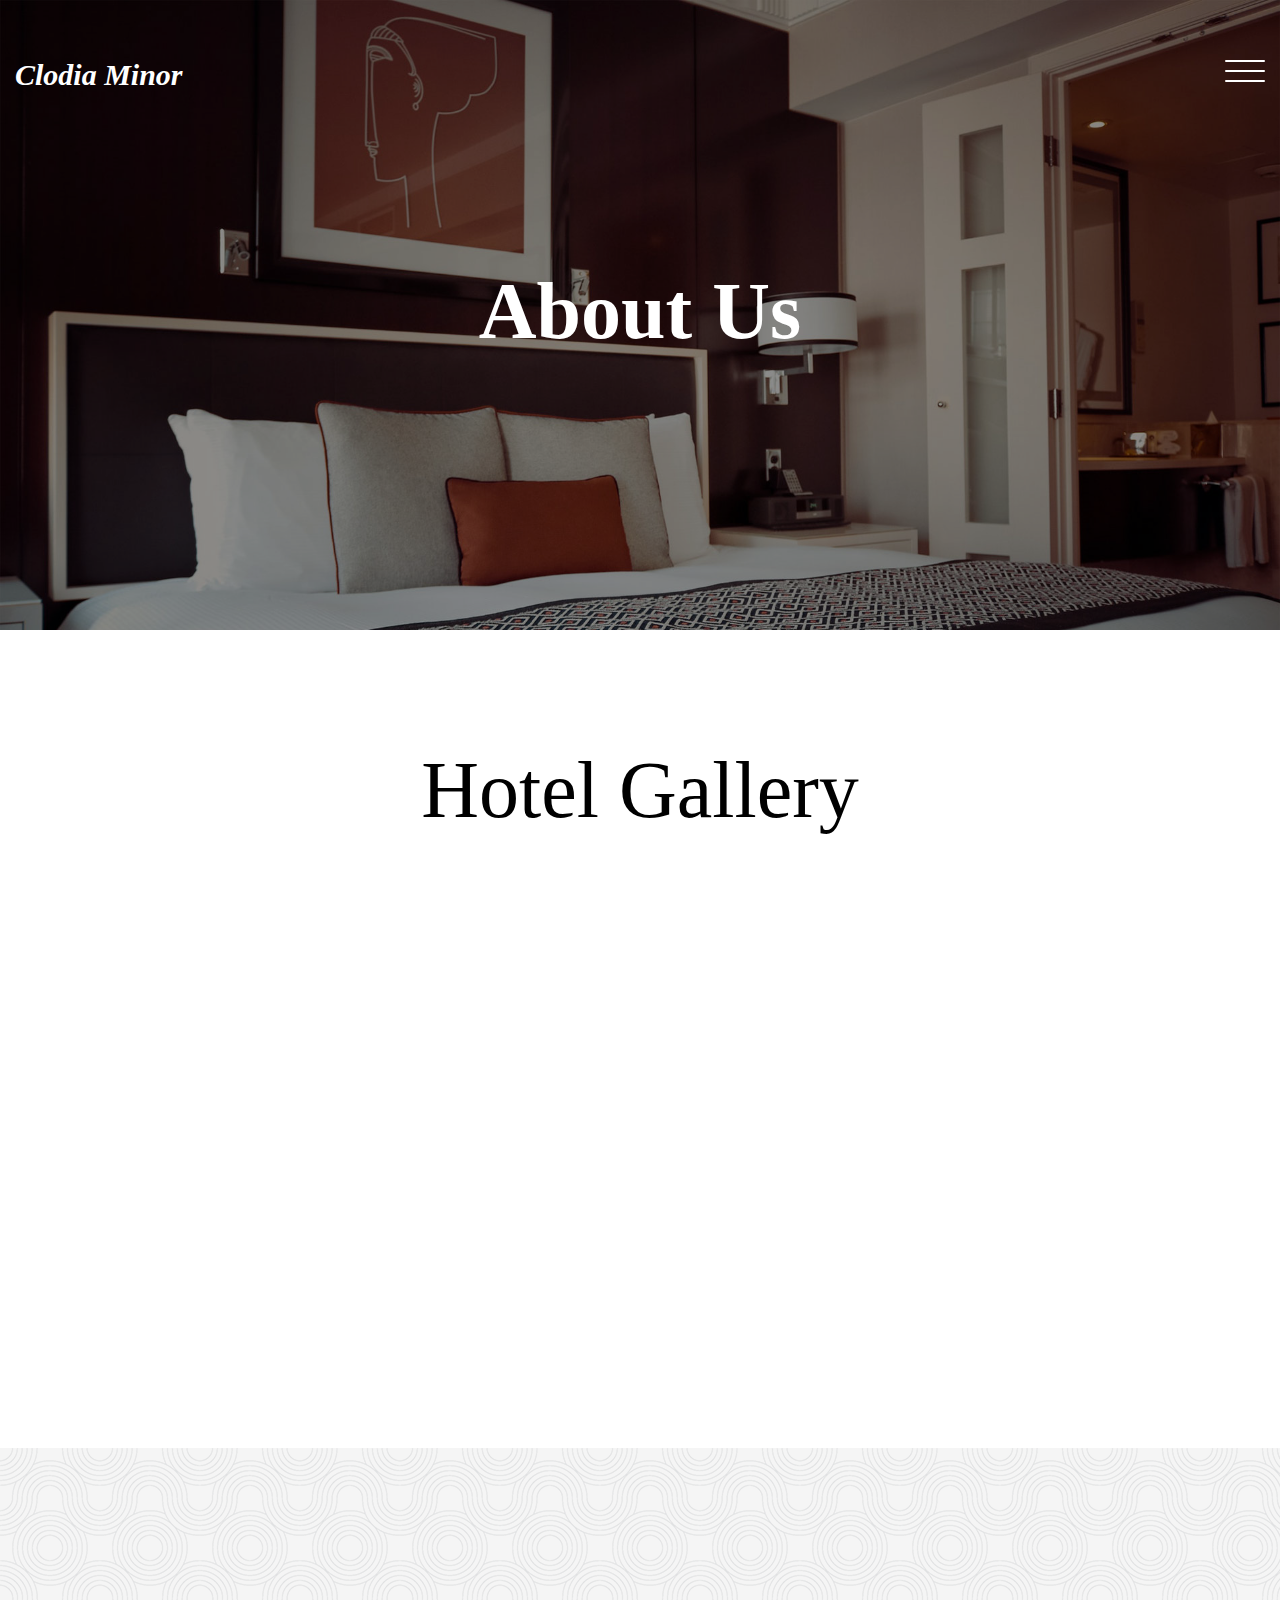
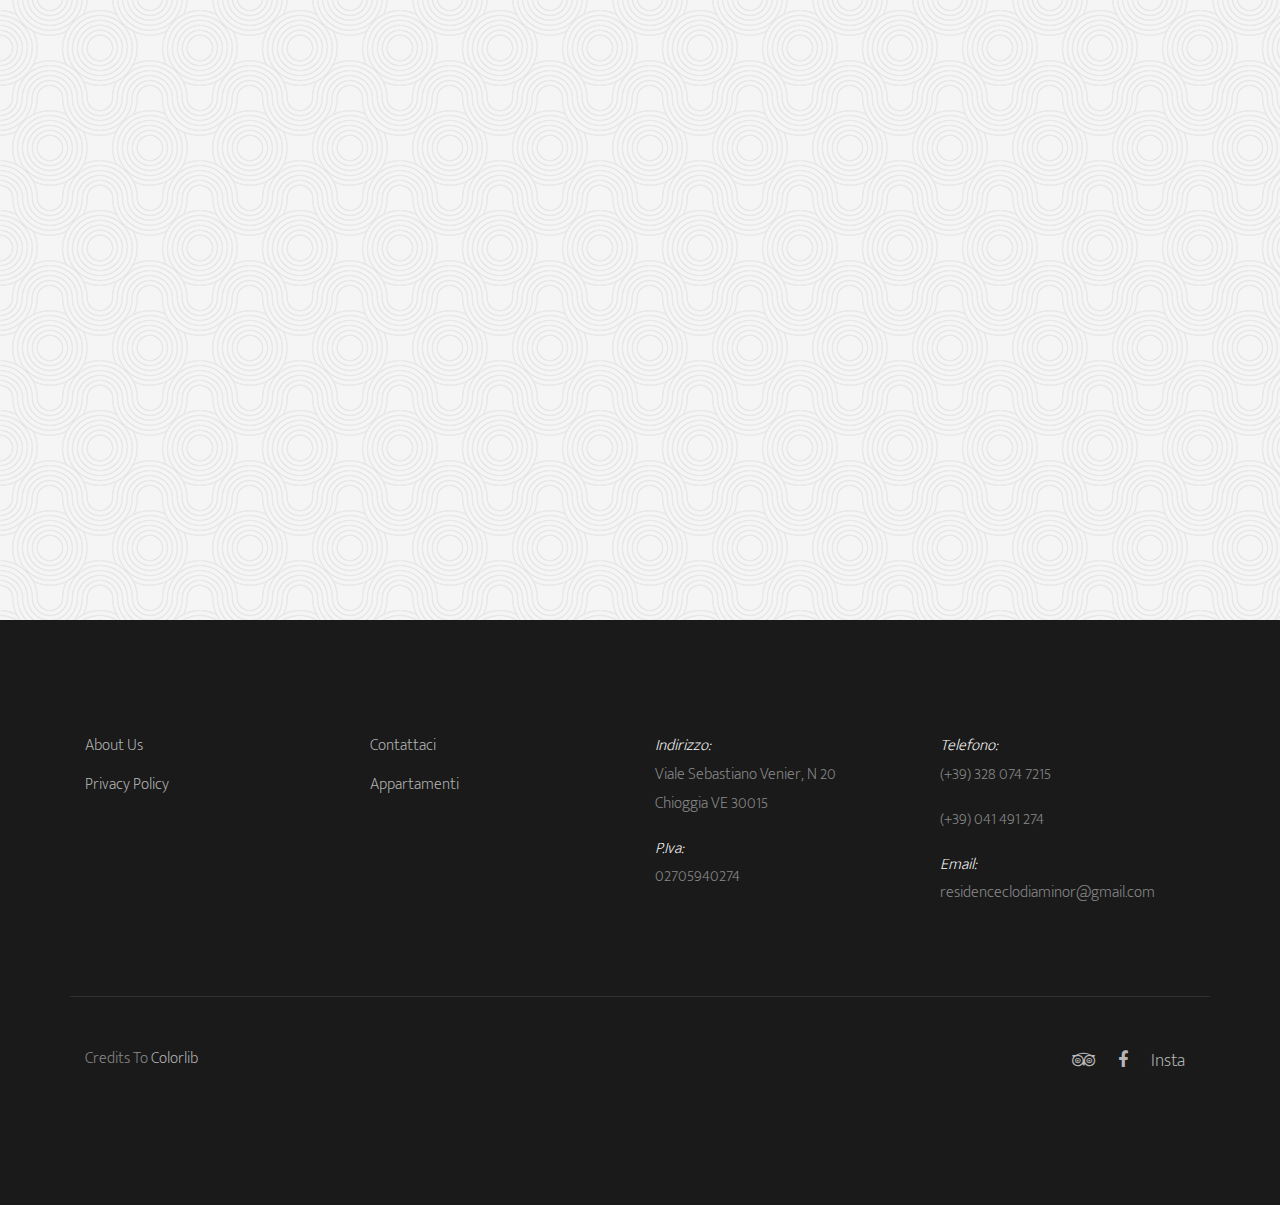
<file: aboutVero.html>
<!doctype html>
<html lang="en">
  <head>
    <title>Clodia Minor</title>
    <meta charset="utf-8">
    <meta name="viewport" content="width=device-width, initial-scale=1, shrink-to-fit=no">

    <link href="https://fonts.googleapis.com/css?family=Mukta+Mahee:200,300,400|Playfair+Display:400,700" rel="stylesheet">

    <link rel="stylesheet" href="css/bootstrap.css">
    <link rel="stylesheet" href="css/animate.css">
    <link rel="stylesheet" href="css/owl.carousel.min.css">
    <link rel="stylesheet" href="css/aos.css">
    
    <link rel="stylesheet" href="fonts/ionicons/css/ionicons.min.css">
    <link rel="stylesheet" href="fonts/fontawesome/css/font-awesome.min.css">

    <!-- Theme Style -->
    <link rel="stylesheet" href="css/style.css">
  </head>
  <body>
    
    <header class="site-header">
      <div class="container-fluid">
        <div class="row">
          <div class="col-4 site-logo" data-aos="fade"><a href="index.html"><em>Clodia Minor</em></a></div>
          <div class="col-8">


            <div class="site-menu-toggle js-site-menu-toggle"  data-aos="fade">
              <span></span>
              <span></span>
              <span></span>
            </div>
            <!-- END menu-toggle -->

            <div class="site-navbar js-site-navbar">
              <nav role="navigation">
                <div class="container">
                  <div class="row full-height align-items-center">
                    <div class="col-md-6">
                      <ul class="list-unstyled menu">
                        <li><a href="index.html">Home</a></li>
                        <li><a href="hotel.html">Appartamenti</a></li>
                        <li><a href="about.html">About</a></li>
                        <li><a href="blog.html">Blog</a></li>
                        <li><a href="contact.html">Contattaci</a></li>
                      </ul>
                    </div>
                    <div class="col-md-6 extra-info">
                      <div class="row">
                        <div class="col-md-6 mb-5">
                          <h3>Contact Info</h3>
                          <p>Viale Sebastiano Venier, N 20 <br> Chioggia VE 30015</p>
                          <p>residenceclodiaminor@gmail.com</p>
                          <p>(+39) 328 074 7215</p>
                          <p>(+39) 041 491 274</p>
                          
                        </div>
                        <div class="col-md-6">
                          <h3>Connect With Us</h3>
                          <ul class="list-unstyled">
                            <li><a href="https://www.tripadvisor.it/Hotel_Review-g194738-d6599670-Reviews-Appartamenti_Clodia_Minor-Chioggia_Veneto.html">Tripadvisor</a></li>
                            <li><a href="https://www.facebook.com/clodiaminorflats/?locale=it_IT">Facebook</a></li>
                            <li><a href="https://www.instagram.com/clodiaminor?igsh=ZTRtb3BweGVtNGJh">Instagram</a></li>
                          </ul>
                        </div>
                      </div>
                    </div>
                  </div>
                </div>
              </nav>
            </div>
          </div>
        </div>
      </div>
    </header>
    <!-- END head -->

    <section class="site-hero overlay page-inside" style="background-image: url(img/hero_2.jpg)">
      <div class="container">
        <div class="row site-hero-inner justify-content-center align-items-center">
          <div class="col-md-10 text-center">
            <h1 class="heading" data-aos="fade-up">About Us</h1>
          </div>
        </div>
        <!-- <a href="#" class="scroll-down">Scroll Down</a> -->
      </div>
    </section>
    <!-- END section -->

    

    <section class="section slider-section">
      <div class="container">
        <div class="row justify-content-center text-center mb-5">
          <div class="col-md-8">
            <h2 class="heading" data-aos="fade-up">Hotel Gallery</h2>
            <p class="lead" data-aos="fade-up" data-aos-delay="100">Lorem ipsum dolor sit amet, consectetur adipisicing elit. In dolor, iusto doloremque quo odio repudiandae sunt eveniet? Enim facilis laborum voluptate id porro, culpa maiores quis, blanditiis laboriosam alias. Sed.</p>
          </div>
        </div>
        <div class="row">
          <div class="col-md-12">
            <div class="home-slider major-caousel owl-carousel mb-5" data-aos="fade-up" data-aos-delay="200">
              <div class="slider-item">
                <img src="img/slider-1.jpg" alt="Image placeholder" class="img-fluid">
              </div>
              <div class="slider-item">
                <img src="img/slider-2.jpg" alt="Image placeholder" class="img-fluid">
              </div>
              <div class="slider-item">
                <img src="img/slider-3.jpg" alt="Image placeholder" class="img-fluid">
              </div>
              <div class="slider-item">
                <img src="img/slider-4.jpg" alt="Image placeholder" class="img-fluid">
              </div>
              <div class="slider-item">
                <img src="img/slider-5.jpg" alt="Image placeholder" class="img-fluid">
              </div>
              <div class="slider-item">
                <img src="img/slider-6.jpg" alt="Image placeholder" class="img-fluid">
              </div>
            </div>
            <!-- END slider -->
          </div>

          <div class="col-md-12 text-center"><a href="#" class="">View More Photos</a></div>
        
        </div>
      </div>
    </section>
    <!-- END section -->
    
    <section class="section blog-post-entry bg-pattern">
      <div class="container">
        <div class="row justify-content-center text-center mb-5">
          <div class="col-md-8">
            <h2 class="heading" data-aos="fade-up">La Nostra Storia</h2>
            <p class="lead" data-aos="fade-up">
            
            </p>
          </div>
        </div>
        </div>
      </div>
    </section>

    <!--
    <section class="section blog-post-entry bg-pattern">
      <div class="container">
        <div class="row justify-content-center text-center mb-5">
          <div class="col-md-8">
            <h2 class="heading" data-aos="fade-up">Leadership</h2>
            <p class="lead" data-aos="fade-up">Lorem ipsum dolor sit amet, consectetur adipisicing elit. In dolor, iusto doloremque quo odio repudiandae sunt eveniet? Enim facilis laborum voluptate id porro, culpa maiores quis, blanditiis laboriosam alias. Sed.</p>
          </div>
        </div>
        <div class="row">
          <div class="col-lg-4 col-md-6 col-sm-6 col-12 post" data-aos="fade-up" data-aos-delay="100">

            <div class="media media-custom d-block mb-4">
              <a href="#" class="mb-4 d-block"><img src="img/person_3.jpg" alt="Image placeholder" class="img-fluid"></a>
              <div class="media-body">
                <span class="meta-post">CEO, Co-Founder</span>
                <h2 class="mt-0 mb-3"><a href="#">Vince Richardson</a></h2>
              </div>
            </div>

          </div>
          <div class="col-lg-4 col-md-6 col-sm-6 col-12 post" data-aos="fade-up" data-aos-delay="200">
            <div class="media media-custom d-block mb-4">
              <a href="#" class="mb-4 d-block"><img src="img/person_1.jpg" alt="Image placeholder" class="img-fluid"></a>
              <div class="media-body">
                <span class="meta-post">CTO, Co-Founder</span>
                <h2 class="mt-0 mb-3"><a href="#">Jean Love</a></h2>
              </div>
            </div>
          </div>
          <div class="col-lg-4 col-md-6 col-sm-6 col-12 post" data-aos="fade-up" data-aos-delay="300">
            <div class="media media-custom d-block mb-4">
              <a href="#" class="mb-4 d-block"><img src="img/person_2.jpg" alt="Image placeholder" class="img-fluid"></a>
              <div class="media-body">
                <span class="meta-post">Marketer, Co-Founder</span>
                <h2 class="mt-0 mb-3"><a href="#">Jeff Stark</a></h2>
              </div>
            </div>
          </div>

          <div class="col-lg-4 col-md-6 col-sm-6 col-12 post" data-aos="fade-up" data-aos-delay="100">

            <div class="media media-custom d-block mb-4">
              <a href="#" class="mb-4 d-block"><img src="img/person_3.jpg" alt="Image placeholder" class="img-fluid"></a>
              <div class="media-body">
                <span class="meta-post">CEO, Co-Founder</span>
                <h2 class="mt-0 mb-3"><a href="#">Vince Richardson</a></h2>
              </div>
            </div>

          </div>
          <div class="col-lg-4 col-md-6 col-sm-6 col-12 post" data-aos="fade-up" data-aos-delay="200">
            <div class="media media-custom d-block mb-4">
              <a href="#" class="mb-4 d-block"><img src="img/person_1.jpg" alt="Image placeholder" class="img-fluid"></a>
              <div class="media-body">
                <span class="meta-post">CTO, Co-Founder</span>
                <h2 class="mt-0 mb-3"><a href="#">Jean Love</a></h2>
              </div>
            </div>
          </div>
          <div class="col-lg-4 col-md-6 col-sm-6 col-12 post" data-aos="fade-up" data-aos-delay="300">
            <div class="media media-custom d-block mb-4">
              <a href="#" class="mb-4 d-block"><img src="img/person_2.jpg" alt="Image placeholder" class="img-fluid"></a>
              <div class="media-body">
                <span class="meta-post">Marketer, Co-Founder</span>
                <h2 class="mt-0 mb-3"><a href="#">Jeff Stark</a></h2>
              </div>
            </div>
          </div>
        </div>
      </div>
    </section>
    -->
    
    <footer class="section footer-section">
      <div class="container">
        <div class="row mb-4">
          <div class="col-md-3 mb-5">
            <ul class="list-unstyled link">
              <li><a href="about.html">About Us</a></li>
              <li><a href="https://www.termsfeed.com/live/c1cf9501-2e91-4ba8-89c2-b205d07258f9">Privacy Policy</a></li>

            </ul>
          </div>
          <div class="col-md-3 mb-5">
            <ul class="list-unstyled link">
              <li><a href="contact.html">Contattaci</a></li>
              <li><a href="hotel.html">Appartamenti</a></li>
            </ul>
          </div>
          <div class="col-md-3 mb-5 pr-md-5 contact-info">
            <p><span class="d-block">Indirizzo:</span> <span> Viale Sebastiano Venier, N 20 <br> Chioggia VE 30015</span></p>
            <p><span class="d-block">P.Iva:</span> <span> 02705940274</span></p>

          </div>
          <div class="col-md-3 mb-5 pr-md-5 contact-info">
            <p><span class="d-block">Telefono:</span> <span> (+39) 328 074 7215 </span> <p>(+39) 041 491 274</p></p>
            <p><span class="d-block">Email:</span> <span> residenceclodiaminor@gmail.com</span></p>

          </div>
        </div>
        <div class="row bordertop pt-5">
          <p class="col-md-6 text-left"><!-- Link back to Colorlib can't be removed. Template is licensed under CC BY 3.0. -->
          Credits To <a href="https://colorlib.com" target="_blank">Colorlib</a>
            <!-- Link back to Colorlib can't be removed. Template is licensed under CC BY 3.0. --></p>
            
          <p class="col-md-6 text-right social">
            <a href="https://www.tripadvisor.it/Hotel_Review-g194738-d6599670-Reviews-Appartamenti_Clodia_Minor-Chioggia_Veneto.html?m=19905"><span class="fa fa-tripadvisor"></span></a>
            <a href="https://www.facebook.com/clodiaminorflats/?locale=it_IT"><span class="fa fa-facebook"></span></a>
            <a href="https://www.instagram.com/clodiaminor?igsh=ZTRtb3BweGVtNGJh"><span> Insta</span></a>
          </p>
        </div>
      </div>
    </footer>
    
    <script src="js/jquery-3.2.1.min.js"></script>
    <script src="js/popper.min.js"></script>
    <script src="js/bootstrap.min.js"></script>
    <script src="js/owl.carousel.min.js"></script>
    <script src="js/jquery.waypoints.min.js"></script>
    <script src="js/aos.js"></script>
    <script src="js/main.js"></script>
  </body>
</html>
</file>
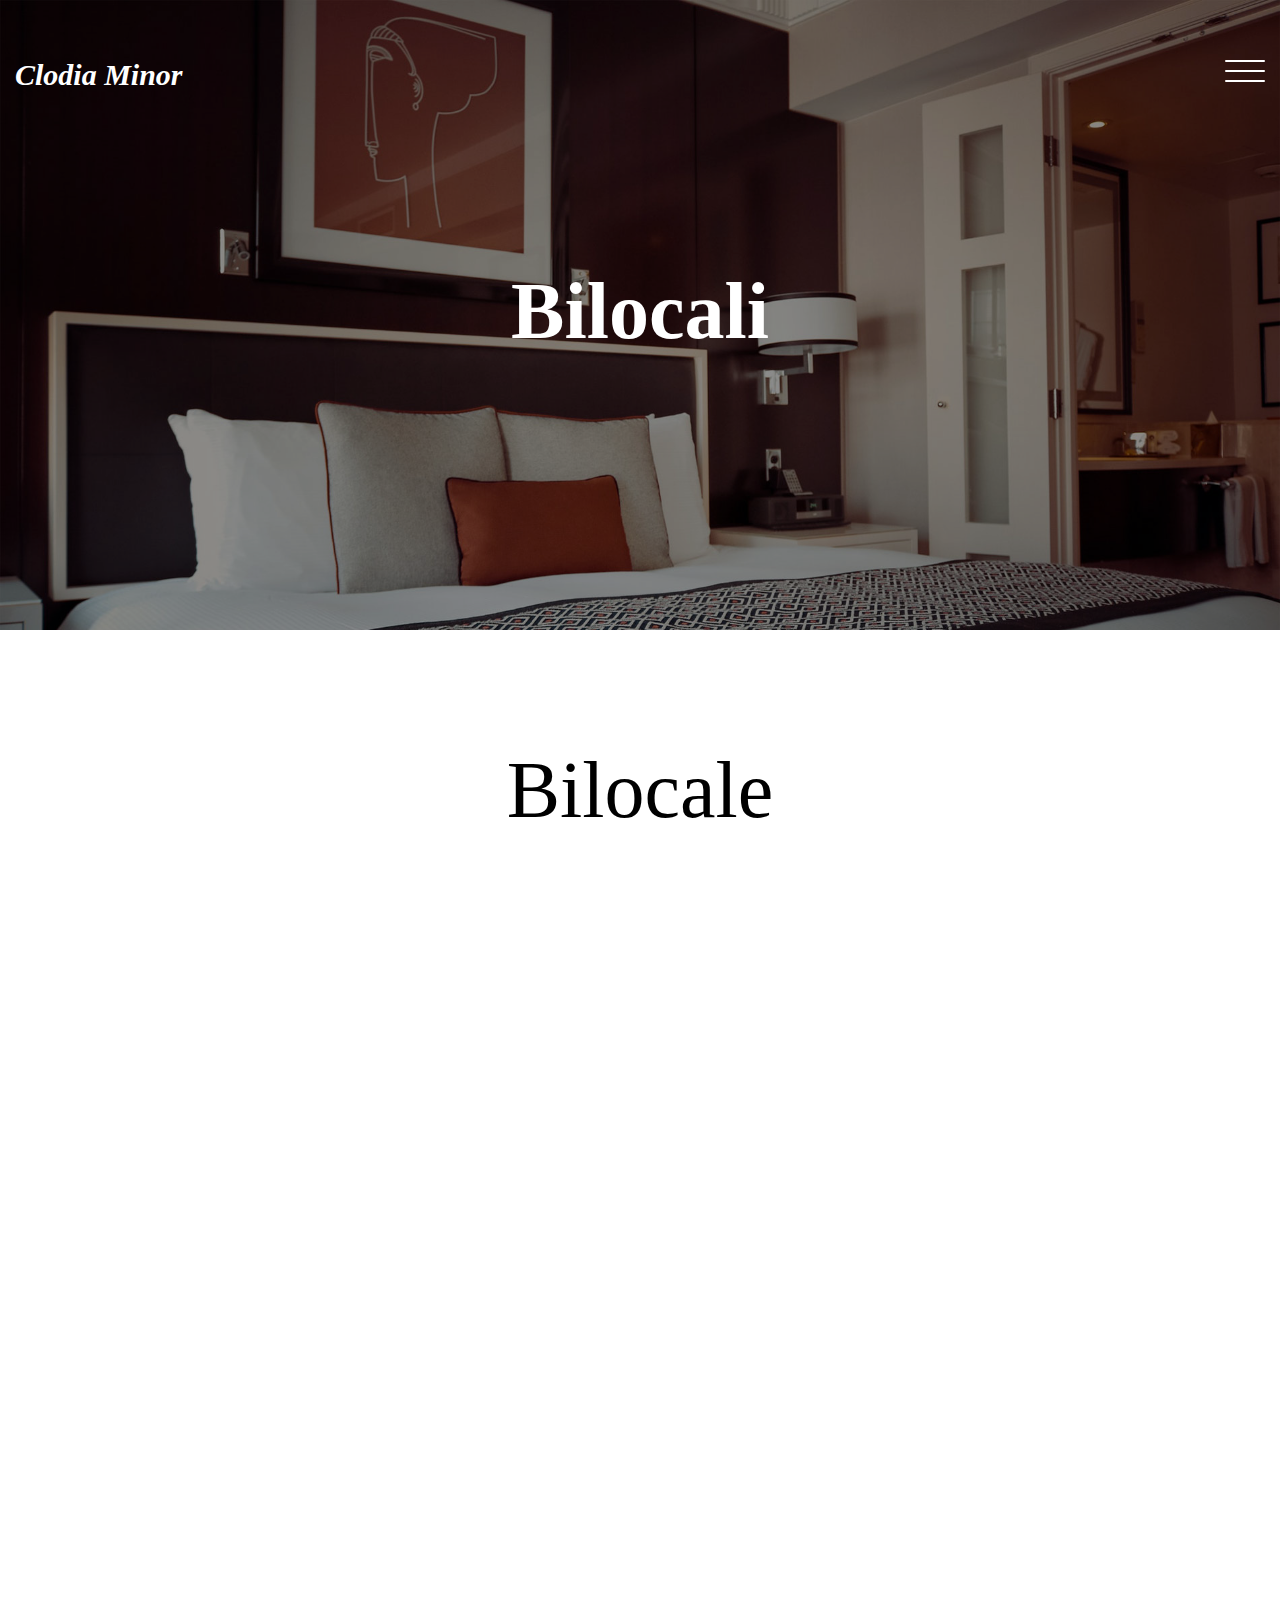
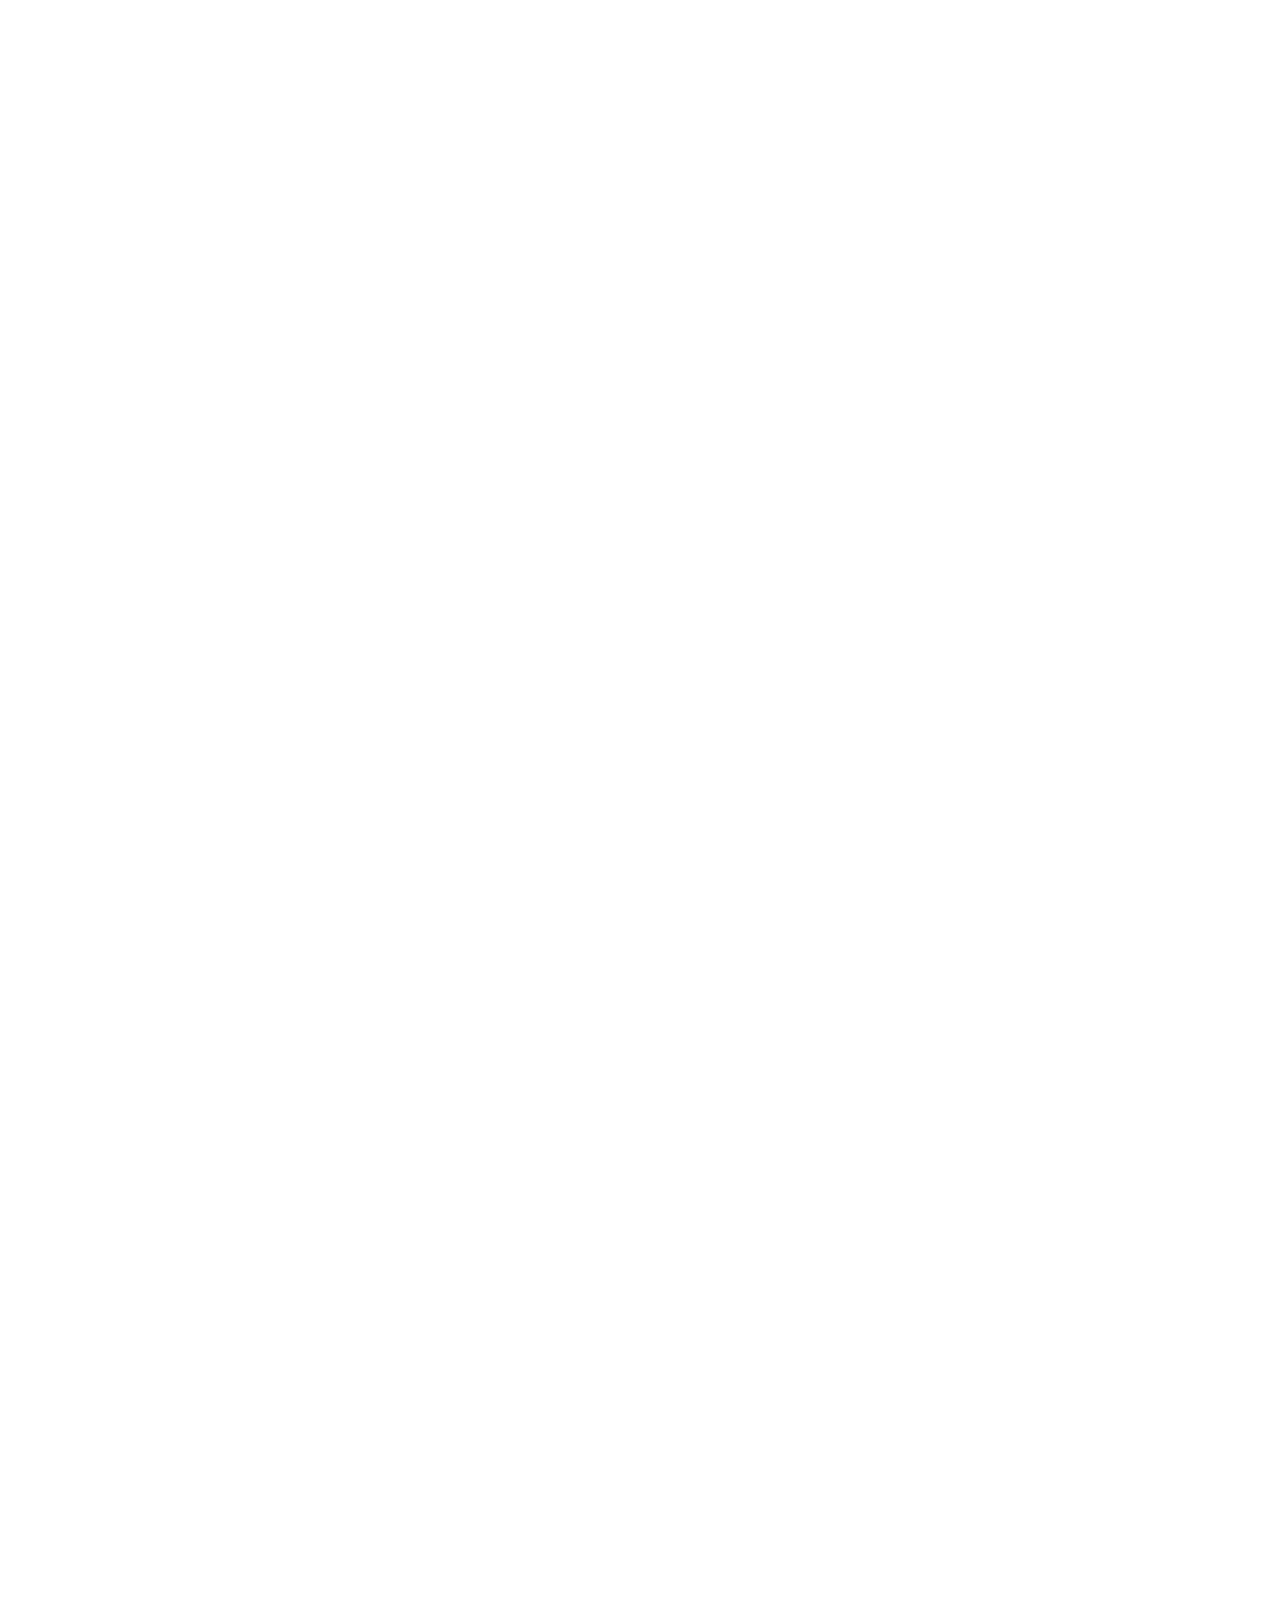
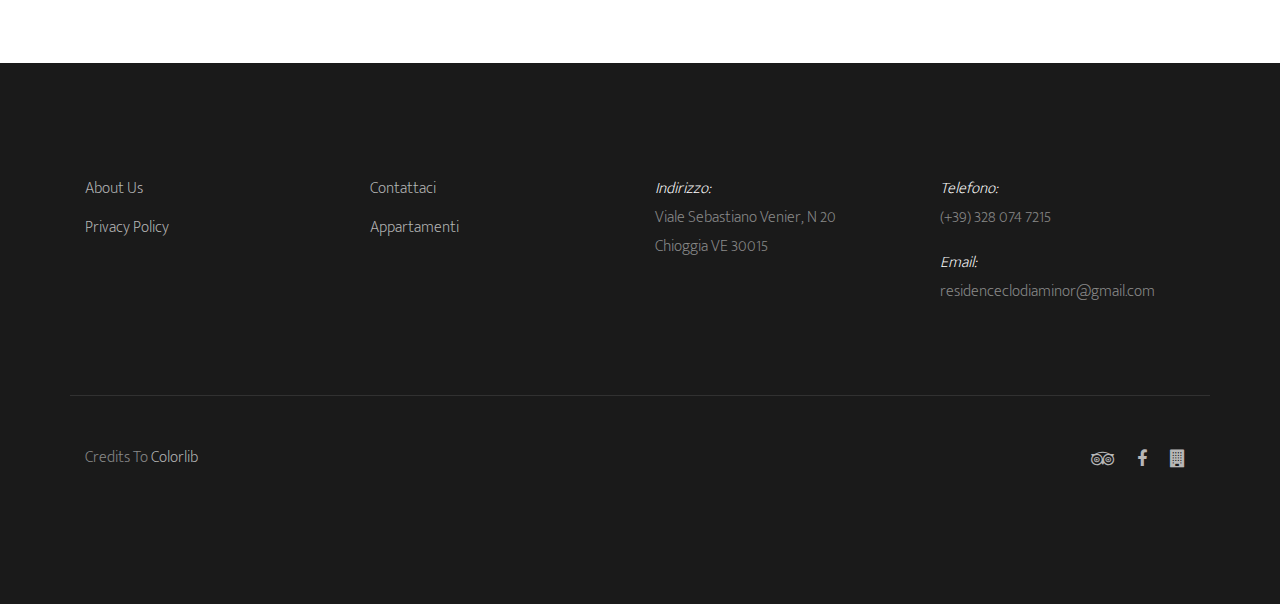
<file: bilocale.html>
<!doctype html>
<html lang="en">
  <head>
    <title>Clodia Minor</title>
    <meta charset="utf-8">
    <meta name="viewport" content="width=device-width, initial-scale=1, shrink-to-fit=no">

    <link href="https://fonts.googleapis.com/css?family=Mukta+Mahee:200,300,400|Playfair+Display:400,700" rel="stylesheet">

    <link rel="stylesheet" href="css/bootstrap.css">
    <link rel="stylesheet" href="css/animate.css">
    <link rel="stylesheet" href="css/owl.carousel.min.css">
    <link rel="stylesheet" href="css/aos.css">
    
    <link rel="stylesheet" href="fonts/ionicons/css/ionicons.min.css">
    <link rel="stylesheet" href="fonts/fontawesome/css/font-awesome.min.css">

    <!-- Theme Style -->
    <link rel="stylesheet" href="css/style.css">
  </head>
  <body>
    
    <header class="site-header">
      <div class="container-fluid">
        <div class="row">
          <div class="col-4 site-logo" data-aos="fade"><a href="index.html"><em>Clodia Minor</em></a></div>
          <div class="col-8">


            <div class="site-menu-toggle js-site-menu-toggle"  data-aos="fade">
              <span></span>
              <span></span>
              <span></span>
            </div>
            <!-- END menu-toggle -->

            <div class="site-navbar js-site-navbar">
              <nav role="navigation">
                <div class="container">
                  <div class="row full-height align-items-center">
                    <div class="col-md-6">
                      <ul class="list-unstyled menu">
                        <li><a href="index.html">Home</a></li>
                        <li><a href="hotel.html">Appartamenti</a></li>
                        <li><a href="about.html">About</a></li>
                        <li><a href="blog.html">Blog</a></li>
                        <li><a href="contact.html">Contattaci</a></li>
                      </ul>
                    </div>
                    <div class="col-md-6 extra-info">
                      <div class="row">
                        <div class="col-md-6 mb-5">
                          <h3>Contact Info</h3>
                          <p>Viale Sebastiano Venier, N 20 <br> Chioggia VE 30015</p>
                          <p>residenceclodiaminor@gmail.com</p>
                          <p>(+39) 328 074 7215</p>
                          
                        </div>
                        <div class="col-md-6">
                          <h3>Connect With Us</h3>
                          <ul class="list-unstyled">
                            <li><a href="https://www.tripadvisor.it/Hotel_Review-g194738-d6599670-Reviews-Appartamenti_Clodia_Minor-Chioggia_Veneto.html">Tripadvisor</a></li>
                            <li><a href="https://www.facebook.com/clodiaminorflats/?locale=it_IT">Facebook</a></li>
                            <li><a href="#">Instagram</a></li>
                          </ul>
                        </div>
                      </div>
                    </div>
                  </div>
                </div>
              </nav>
            </div>
          </div>
        </div>
      </div>
    </header>
    <!-- END head -->

    <section class="site-hero overlay page-inside" style="background-image: url(img/hero_2.jpg)">
      <div class="container">
        <div class="row site-hero-inner justify-content-center align-items-center">
          <div class="col-md-10 text-center">
            <h1 class="heading" data-aos="fade-up">Bilocali</h1>
          </div>
        </div>
        <!-- <a href="#" class="scroll-down">Scroll Down</a> -->
      </div>
    </section>
    <!-- END section -->

    

    <section class="section slider-section">
      <div class="container">
        <div class="row justify-content-center text-center mb-5">
          <div class="col-md-8">
            <h2 class="heading" data-aos="fade-up">Bilocale </h2>
            <p class="lead" data-aos="fade-up" data-aos-delay="100">
              appartamento con camera da letto matrimoniale con terzo letto oppure letto a castello aggiunto,sala/cucina con divano letto matrimoniale,
              una o due terrazze abitabili vista o fronte mare
            </p>
          </div>
        </div>
        <div class="row">
          <div class="col-md-12">
            <div class="home-slider major-caousel owl-carousel mb-5" data-aos="fade-up" data-aos-delay="200">
              <div class="slider-item">
                <img src="img/41stanza2.jpg" alt="Image placeholder" class="img-fluid">
              </div>
              <div class="slider-item">
                <img src="img/41soggiorno.jpg" alt="Image placeholder" class="img-fluid">
              </div>
              <div class="slider-item">
                <img src="img/41bagn.jpg" alt="Image placeholder" class="img-fluid">
              </div>
              <div class="slider-item">
                <img src="img/41vista1.jpg" alt="Image placeholder" class="img-fluid">
              </div>
              <div class="slider-item">
                <img src="img/41maxvista.jpg" alt="Image placeholder" class="img-fluid">
              </div>
            </div>
            <!-- END slider -->
          </div>
        </div>
        <div class="row">
          <div class="col-md-12">
            <div class="home-slider major-caousel owl-carousel mb-5" data-aos="fade-up" data-aos-delay="200">
              <div class="slider-item">
                <img src="img/32Stanza2.jpg" alt="Image placeholder" class="img-fluid">
              </div>
              <div class="slider-item">
                <img src="img/32Cucina.jpg" alt="Image placeholder" class="img-fluid">
              </div>
              <div class="slider-item">
                <img src="img/32Stanza.jpg" alt="Image placeholder" class="img-fluid">
              </div>
              <div class="slider-item">
                <img src="img/32Bagno.jpg" alt="Image placeholder" class="img-fluid">
              </div>
              <div class="slider-item">
                <img src="img/32Vista.jpg" alt="Image placeholder" class="img-fluid">
              </div>
            </div>
            <!-- END slider -->
          </div>
        </div>
      </div>
    </section>
    <!--
    <section class="section slider-section">
        <div class="container">
          <div class="row justify-content-center text-center mb-5">
            <div class="col-md-8">
              <h2 class="heading" data-aos="fade-up">Bilocale F</h2>
              <p class="lead" data-aos="fade-up" data-aos-delay="100">Lorem ipsum dolor sit amet, consectetur adipisicing elit. In dolor, iusto doloremque quo odio repudiandae sunt eveniet? Enim facilis laborum voluptate id porro, culpa maiores quis, blanditiis laboriosam alias. Sed.</p>
            </div>
          </div>
          <div class="row">
            <div class="col-md-12">
              <div class="home-slider major-caousel owl-carousel mb-5" data-aos="fade-up" data-aos-delay="200">
                <div class="slider-item">
                  <img src="img/slider-1.jpg" alt="Image placeholder" class="img-fluid">
                </div>
                <div class="slider-item">
                  <img src="img/slider-2.jpg" alt="Image placeholder" class="img-fluid">
                </div>
                <div class="slider-item">
                  <img src="img/slider-3.jpg" alt="Image placeholder" class="img-fluid">
                </div>
                <div class="slider-item">
                  <img src="img/slider-4.jpg" alt="Image placeholder" class="img-fluid">
                </div>
                <div class="slider-item">
                  <img src="img/slider-5.jpg" alt="Image placeholder" class="img-fluid">
                </div>
                <div class="slider-item">
                  <img src="img/slider-6.jpg" alt="Image placeholder" class="img-fluid">
                </div>
              </div>
               -->
            </div>

          
          </div>
        </div>
      </section>    
    <!-- END section -->
    <!--

        <section class="section blog-post-entry bg-pattern">
      <div class="container">
        <div class="row justify-content-center text-center mb-5">
          <div class="col-md-8">
            <h2 class="heading" data-aos="fade-up">La Nostra Storia</h2>
            <p class="lead" data-aos="fade-up">Lorem ipsum dolor sit amet, consectetur adipisicing elit. In dolor, iusto doloremque quo odio repudiandae sunt eveniet? Enim facilis laborum voluptate id porro, culpa maiores quis, blanditiis laboriosam alias. Sed.
              Lorem ipsum dolor sit amet, consectetur adipisicing elit. In dolor, iusto doloremque quo odio repudiandae sunt eveniet? Enim facilis laborum voluptate id porro, culpa maiores quis, blanditiis laboriosam alias. Sed.
              Lorem ipsum dolor sit amet, consectetur adipisicing elit. In dolor, iusto doloremque quo odio repudiandae sunt eveniet? Enim facilis laborum voluptate id porro, culpa maiores quis, blanditiis laboriosam alias. Sed.
              Lorem ipsum dolor sit amet, consectetur adipisicing elit. In dolor, iusto doloremque quo odio repudiandae sunt eveniet? Enim facilis laborum voluptate id porro, culpa maiores quis, blanditiis laboriosam alias. Sed.
            </p>
          </div>
        </div>
        </div>
      </div>
    </section>


    -->
    
    <!--
    <section class="section blog-post-entry bg-pattern">
      <div class="container">
        <div class="row justify-content-center text-center mb-5">
          <div class="col-md-8">
            <h2 class="heading" data-aos="fade-up">Leadership</h2>
            <p class="lead" data-aos="fade-up">Lorem ipsum dolor sit amet, consectetur adipisicing elit. In dolor, iusto doloremque quo odio repudiandae sunt eveniet? Enim facilis laborum voluptate id porro, culpa maiores quis, blanditiis laboriosam alias. Sed.</p>
          </div>
        </div>
        <div class="row">
          <div class="col-lg-4 col-md-6 col-sm-6 col-12 post" data-aos="fade-up" data-aos-delay="100">

            <div class="media media-custom d-block mb-4">
              <a href="#" class="mb-4 d-block"><img src="img/person_3.jpg" alt="Image placeholder" class="img-fluid"></a>
              <div class="media-body">
                <span class="meta-post">CEO, Co-Founder</span>
                <h2 class="mt-0 mb-3"><a href="#">Vince Richardson</a></h2>
              </div>
            </div>

          </div>
          <div class="col-lg-4 col-md-6 col-sm-6 col-12 post" data-aos="fade-up" data-aos-delay="200">
            <div class="media media-custom d-block mb-4">
              <a href="#" class="mb-4 d-block"><img src="img/person_1.jpg" alt="Image placeholder" class="img-fluid"></a>
              <div class="media-body">
                <span class="meta-post">CTO, Co-Founder</span>
                <h2 class="mt-0 mb-3"><a href="#">Jean Love</a></h2>
              </div>
            </div>
          </div>
          <div class="col-lg-4 col-md-6 col-sm-6 col-12 post" data-aos="fade-up" data-aos-delay="300">
            <div class="media media-custom d-block mb-4">
              <a href="#" class="mb-4 d-block"><img src="img/person_2.jpg" alt="Image placeholder" class="img-fluid"></a>
              <div class="media-body">
                <span class="meta-post">Marketer, Co-Founder</span>
                <h2 class="mt-0 mb-3"><a href="#">Jeff Stark</a></h2>
              </div>
            </div>
          </div>

          <div class="col-lg-4 col-md-6 col-sm-6 col-12 post" data-aos="fade-up" data-aos-delay="100">

            <div class="media media-custom d-block mb-4">
              <a href="#" class="mb-4 d-block"><img src="img/person_3.jpg" alt="Image placeholder" class="img-fluid"></a>
              <div class="media-body">
                <span class="meta-post">CEO, Co-Founder</span>
                <h2 class="mt-0 mb-3"><a href="#">Vince Richardson</a></h2>
              </div>
            </div>

          </div>
          <div class="col-lg-4 col-md-6 col-sm-6 col-12 post" data-aos="fade-up" data-aos-delay="200">
            <div class="media media-custom d-block mb-4">
              <a href="#" class="mb-4 d-block"><img src="img/person_1.jpg" alt="Image placeholder" class="img-fluid"></a>
              <div class="media-body">
                <span class="meta-post">CTO, Co-Founder</span>
                <h2 class="mt-0 mb-3"><a href="#">Jean Love</a></h2>
              </div>
            </div>
          </div>
          <div class="col-lg-4 col-md-6 col-sm-6 col-12 post" data-aos="fade-up" data-aos-delay="300">
            <div class="media media-custom d-block mb-4">
              <a href="#" class="mb-4 d-block"><img src="img/person_2.jpg" alt="Image placeholder" class="img-fluid"></a>
              <div class="media-body">
                <span class="meta-post">Marketer, Co-Founder</span>
                <h2 class="mt-0 mb-3"><a href="#">Jeff Stark</a></h2>
              </div>
            </div>
          </div>
        </div>
      </div>
    </section>
    -->
    
    <footer class="section footer-section">
      <div class="container">
        <div class="row mb-4">
          <div class="col-md-3 mb-5">
            <ul class="list-unstyled link">
              <li><a href="about.html">About Us</a></li>
              <li><a href="https://www.termsfeed.com/live/c1cf9501-2e91-4ba8-89c2-b205d07258f9">Privacy Policy</a></li>

            </ul>
          </div>
          <div class="col-md-3 mb-5">
            <ul class="list-unstyled link">
              <li><a href="contact.html">Contattaci</a></li>
              <li><a href="hotel.html">Appartamenti</a></li>
            </ul>
          </div>
          <div class="col-md-3 mb-5 pr-md-5 contact-info">
            <p><span class="d-block">Indirizzo:</span> <span> Viale Sebastiano Venier, N 20 <br> Chioggia VE 30015</span></p>
          </div>
          <div class="col-md-3 mb-5 pr-md-5 contact-info">

            <p><span class="d-block">Telefono:</span> <span> (+39) 328 074 7215</span></p>
            <p><span class="d-block">Email:</span> <span> residenceclodiaminor@gmail.com</span></p>
          </div>
        </div>
        <div class="row bordertop pt-5">
          <p class="col-md-6 text-left"><!-- Link back to Colorlib can't be removed. Template is licensed under CC BY 3.0. -->
          Credits To <a href="https://colorlib.com" target="_blank">Colorlib</a>
            <!-- Link back to Colorlib can't be removed. Template is licensed under CC BY 3.0. --></p>
            
          <p class="col-md-6 text-right social">
            <a href="https://www.tripadvisor.it/Hotel_Review-g194738-d6599670-Reviews-Appartamenti_Clodia_Minor-Chioggia_Veneto.html?m=19905"><span class="fa fa-tripadvisor"></span></a>
            <a href="https://www.facebook.com/clodiaminorflats/?locale=it_IT"><span class="fa fa-facebook"></span></a>
            <a href="https://m.ultimissimominuto.com/prop/15807/"><span class="fa fa-building"></span></a>
          </p>
        </div>
      </div>
    </footer>
    
    <script src="js/jquery-3.2.1.min.js"></script>
    <script src="js/popper.min.js"></script>
    <script src="js/bootstrap.min.js"></script>
    <script src="js/owl.carousel.min.js"></script>
    <script src="js/jquery.waypoints.min.js"></script>
    <script src="js/aos.js"></script>
    <script src="js/main.js"></script>
  </body>
</html>
</file>
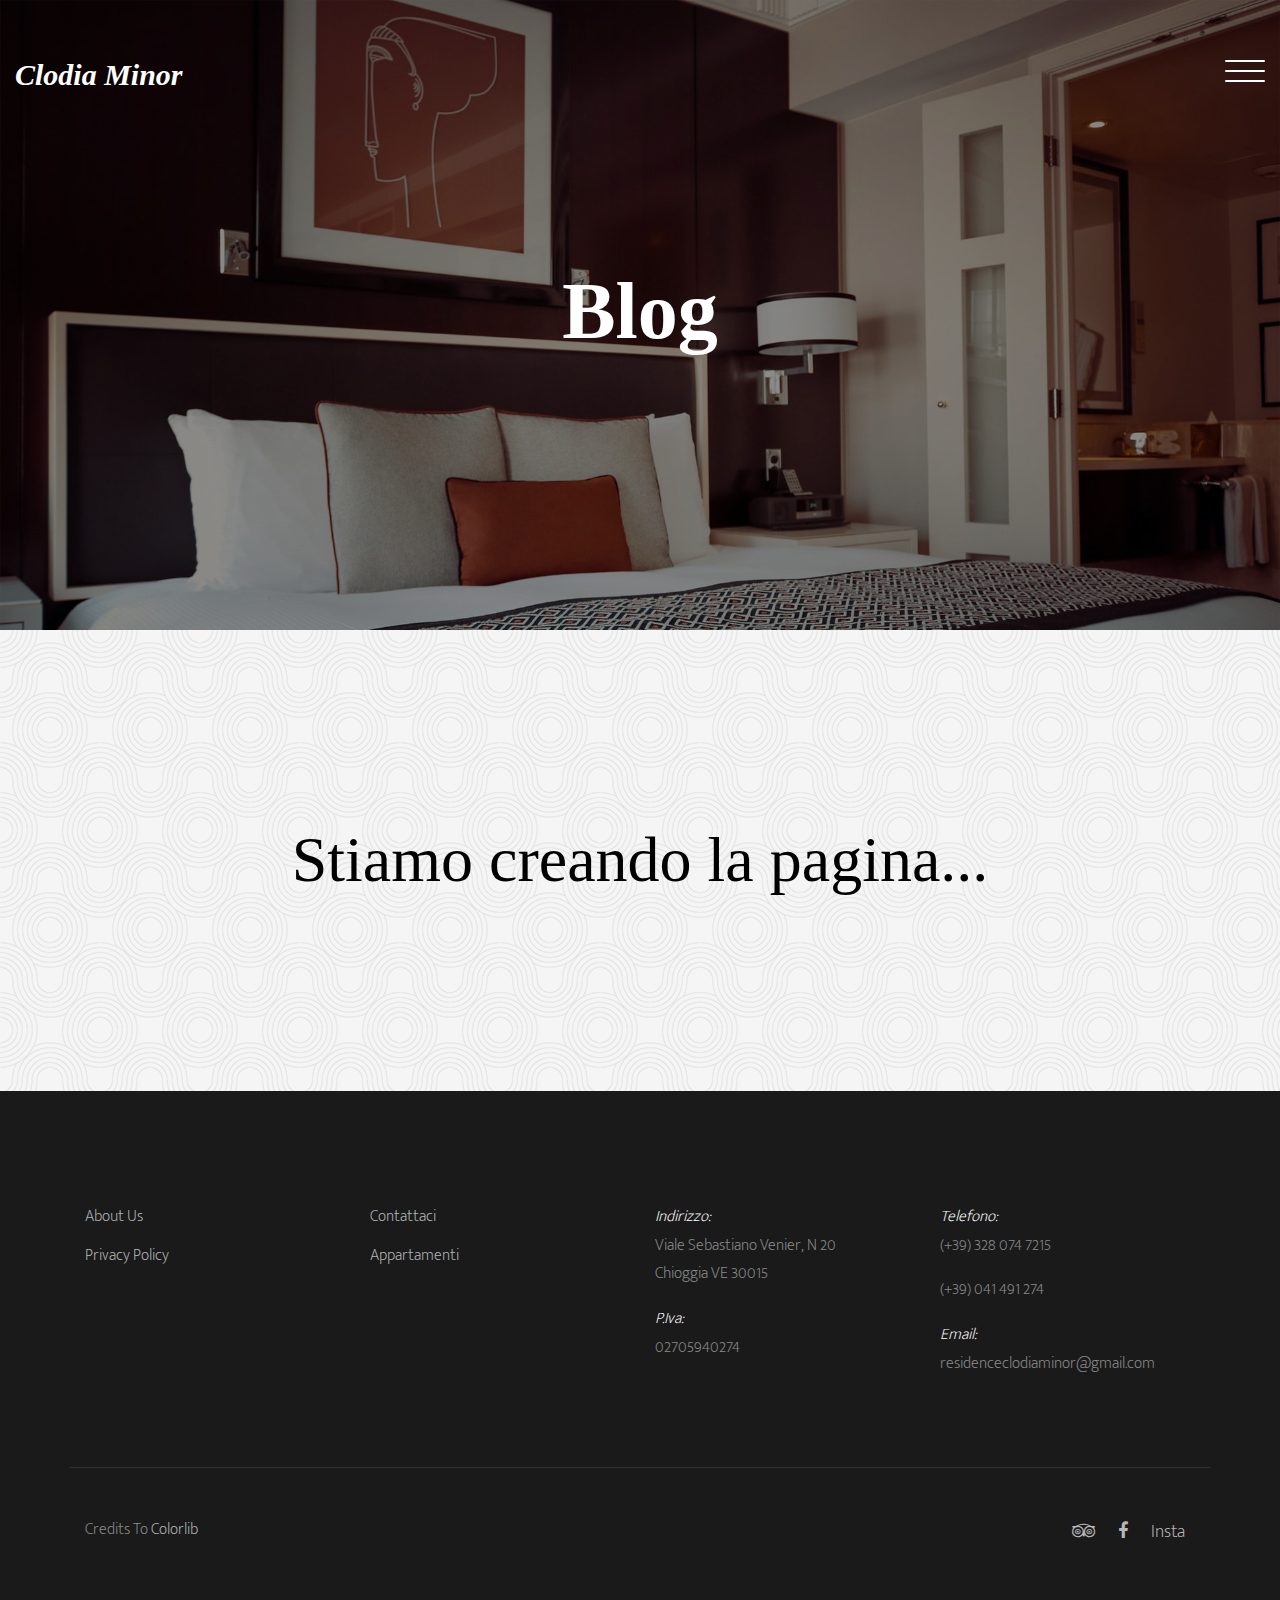
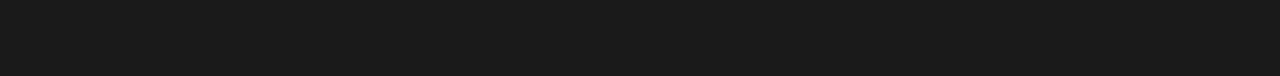
<file: blog.html>
<!doctype html>
<html lang="en">
  <head>
    <title>Clodia Minor</title>
    <meta charset="utf-8">
    <meta name="viewport" content="width=device-width, initial-scale=1, shrink-to-fit=no">

    <link href="https://fonts.googleapis.com/css?family=Mukta+Mahee:200,300,400|Playfair+Display:400,700" rel="stylesheet">

    <link rel="stylesheet" href="css/bootstrap.css">
    <link rel="stylesheet" href="css/animate.css">
    <link rel="stylesheet" href="css/owl.carousel.min.css">
    <link rel="stylesheet" href="css/aos.css">
    
    <link rel="stylesheet" href="fonts/ionicons/css/ionicons.min.css">
    <link rel="stylesheet" href="fonts/fontawesome/css/font-awesome.min.css">

    <!-- Theme Style -->
    <link rel="stylesheet" href="css/style.css">
  </head>
  <body>
    
    <header class="site-header">
        <div class="container-fluid">
          <div class="row">
            <div class="col-4 site-logo" data-aos="fade"><a href="index.html"><em>Clodia Minor</em></a></div>
            <div class="col-8">
  
  
              <div class="site-menu-toggle js-site-menu-toggle"  data-aos="fade">
                <span></span>
                <span></span>
                <span></span>
              </div>
              <!-- END menu-toggle -->
  
              <div class="site-navbar js-site-navbar">
                <nav role="navigation">
                  <div class="container">
                    <div class="row full-height align-items-center">
                      <div class="col-md-6">
                        <ul class="list-unstyled menu">
                          <li><a href="index.html">Home</a></li>
                          <li><a href="hotel.html">Appartamenti</a></li>
                          <li><a href="about.html">About</a></li>
                          <li><a href="blog.html">Blog</a></li>
                          <li><a href="contact.html">Contattaci</a></li>
                        </ul>
                      </div>
                      <div class="col-md-6 extra-info">
                        <div class="row">
                          <div class="col-md-6 mb-5">
                            <h3>Contact Info</h3>
                            <p>Viale Sebastiano Venier, N 20 <br> Chioggia VE 30015</p>
                            <p>residenceclodiaminor@gmail.com</p>
                            <p>(+39) 328 074 7215</p>
                            <p>(+39) 041 491 274</p>
                            
                          </div>
                          <div class="col-md-6">
                            <h3>Connect With Us</h3>
                            <ul class="list-unstyled">
                              <li><a href="https://www.tripadvisor.it/Hotel_Review-g194738-d6599670-Reviews-Appartamenti_Clodia_Minor-Chioggia_Veneto.html">Tripadvisor</a></li>
                              <li><a href="https://www.facebook.com/clodiaminorflats/?locale=it_IT">Facebook</a></li>
                              <li><a href="https://www.instagram.com/clodiaminor?igsh=ZTRtb3BweGVtNGJh">Instagram</a></li>
                            </ul>
                          </div>
                        </div>
                      </div>
                    </div>
                  </div>
                </nav>
              </div>
            </div>
          </div>
        </div>
      </header>
    <!-- END head -->

    <section class="site-hero overlay page-inside" style="background-image: url(img/hero_2.jpg)">
      <div class="container">
        <div class="row site-hero-inner justify-content-center align-items-center">
          <div class="col-md-10 text-center">
            <h1 class="heading" data-aos="fade-up">Blog</h1>
          </div>
        </div>
        <!-- <a href="#" class="scroll-down">Scroll Down</a> -->
      </div>
    </section>
    <!-- END section -->

    <div style="padding-top: 15%;padding-bottom : 10%; background-image: url('img/round.png');">

      <div class="container">   
        <div class="row justify-content-center text-center mb-5">
          <div class="col-md-8">
            <h2 class="heading" style=" font-size: 400%;">Stiamo creando la pagina...</h2>
            <p class="lead" data-aos="fade-up">
            
            </p>
          </div>
        </div>
        </div>
      </div>
    </div>
    <!--
    <section class="section blog-post-entry bg-pattern">
      <div class="container">
        <div class="row justify-content-center text-center mb-5">
          <div class="col-md-8">
            <h2 class="heading" data-aos="fade-up">Leadership</h2>
            <p class="lead" data-aos="fade-up">Lorem ipsum dolor sit amet, consectetur adipisicing elit. In dolor, iusto doloremque quo odio repudiandae sunt eveniet? Enim facilis laborum voluptate id porro, culpa maiores quis, blanditiis laboriosam alias. Sed.</p>
          </div>
        </div>
        <div class="row">
          <div class="col-lg-4 col-md-6 col-sm-6 col-12 post" data-aos="fade-up" data-aos-delay="100">

            <div class="media media-custom d-block mb-4">
              <a href="#" class="mb-4 d-block"><img src="img/person_3.jpg" alt="Image placeholder" class="img-fluid"></a>
              <div class="media-body">
                <span class="meta-post">CEO, Co-Founder</span>
                <h2 class="mt-0 mb-3"><a href="#">Vince Richardson</a></h2>
              </div>
            </div>

          </div>
          <div class="col-lg-4 col-md-6 col-sm-6 col-12 post" data-aos="fade-up" data-aos-delay="200">
            <div class="media media-custom d-block mb-4">
              <a href="#" class="mb-4 d-block"><img src="img/person_1.jpg" alt="Image placeholder" class="img-fluid"></a>
              <div class="media-body">
                <span class="meta-post">CTO, Co-Founder</span>
                <h2 class="mt-0 mb-3"><a href="#">Jean Love</a></h2>
              </div>
            </div>
          </div>
          <div class="col-lg-4 col-md-6 col-sm-6 col-12 post" data-aos="fade-up" data-aos-delay="300">
            <div class="media media-custom d-block mb-4">
              <a href="#" class="mb-4 d-block"><img src="img/person_2.jpg" alt="Image placeholder" class="img-fluid"></a>
              <div class="media-body">
                <span class="meta-post">Marketer, Co-Founder</span>
                <h2 class="mt-0 mb-3"><a href="#">Jeff Stark</a></h2>
              </div>
            </div>
          </div>

          <div class="col-lg-4 col-md-6 col-sm-6 col-12 post" data-aos="fade-up" data-aos-delay="100">

            <div class="media media-custom d-block mb-4">
              <a href="#" class="mb-4 d-block"><img src="img/person_3.jpg" alt="Image placeholder" class="img-fluid"></a>
              <div class="media-body">
                <span class="meta-post">CEO, Co-Founder</span>
                <h2 class="mt-0 mb-3"><a href="#">Vince Richardson</a></h2>
              </div>
            </div>

          </div>
          <div class="col-lg-4 col-md-6 col-sm-6 col-12 post" data-aos="fade-up" data-aos-delay="200">
            <div class="media media-custom d-block mb-4">
              <a href="#" class="mb-4 d-block"><img src="img/person_1.jpg" alt="Image placeholder" class="img-fluid"></a>
              <div class="media-body">
                <span class="meta-post">CTO, Co-Founder</span>
                <h2 class="mt-0 mb-3"><a href="#">Jean Love</a></h2>
              </div>
            </div>
          </div>
          <div class="col-lg-4 col-md-6 col-sm-6 col-12 post" data-aos="fade-up" data-aos-delay="300">
            <div class="media media-custom d-block mb-4">
              <a href="#" class="mb-4 d-block"><img src="img/person_2.jpg" alt="Image placeholder" class="img-fluid"></a>
              <div class="media-body">
                <span class="meta-post">Marketer, Co-Founder</span>
                <h2 class="mt-0 mb-3"><a href="#">Jeff Stark</a></h2>
              </div>
            </div>
          </div>
        </div>
      </div>
    </section>
    -->
    
    <footer class="section footer-section">
        <div class="container">
          <div class="row mb-4">
            <div class="col-md-3 mb-5">
              <ul class="list-unstyled link">
                <li><a href="about.html">About Us</a></li>
                <li><a href="https://www.termsfeed.com/live/c1cf9501-2e91-4ba8-89c2-b205d07258f9">Privacy Policy</a></li>
  
              </ul>
            </div>
            <div class="col-md-3 mb-5">
              <ul class="list-unstyled link">
                <li><a href="contact.html">Contattaci</a></li>
                <li><a href="hotel.html">Appartamenti</a></li>
              </ul>
            </div>
            <div class="col-md-3 mb-5 pr-md-5 contact-info">
              <p><span class="d-block">Indirizzo:</span> <span> Viale Sebastiano Venier, N 20 <br> Chioggia VE 30015</span></p>
              <p><span class="d-block">P.Iva:</span> <span> 02705940274</span></p>
  
            </div>
            <div class="col-md-3 mb-5 pr-md-5 contact-info">
              <p><span class="d-block">Telefono:</span> <span> (+39) 328 074 7215 </span> <p>(+39) 041 491 274</p></p>
              <p><span class="d-block">Email:</span> <span> residenceclodiaminor@gmail.com</span></p>
  
            </div>
          </div>
          <div class="row bordertop pt-5">
            <p class="col-md-6 text-left"><!-- Link back to Colorlib can't be removed. Template is licensed under CC BY 3.0. -->
            Credits To <a href="https://colorlib.com" target="_blank">Colorlib</a>
              <!-- Link back to Colorlib can't be removed. Template is licensed under CC BY 3.0. --></p>
              
            <p class="col-md-6 text-right social">
              <a href="https://www.tripadvisor.it/Hotel_Review-g194738-d6599670-Reviews-Appartamenti_Clodia_Minor-Chioggia_Veneto.html?m=19905"><span class="fa fa-tripadvisor"></span></a>
              <a href="https://www.facebook.com/clodiaminorflats/?locale=it_IT"><span class="fa fa-facebook"></span></a>
              <a href="https://www.instagram.com/clodiaminor?igsh=ZTRtb3BweGVtNGJh"><span> Insta</span></a>
            </p>
          </div>
        </div>
      </footer>
    <script src="js/jquery-3.2.1.min.js"></script>
    <script src="js/popper.min.js"></script>
    <script src="js/bootstrap.min.js"></script>
    <script src="js/owl.carousel.min.js"></script>
    <script src="js/jquery.waypoints.min.js"></script>
    <script src="js/aos.js"></script>
    <script src="js/main.js"></script>
  </body>
</html>
</file>
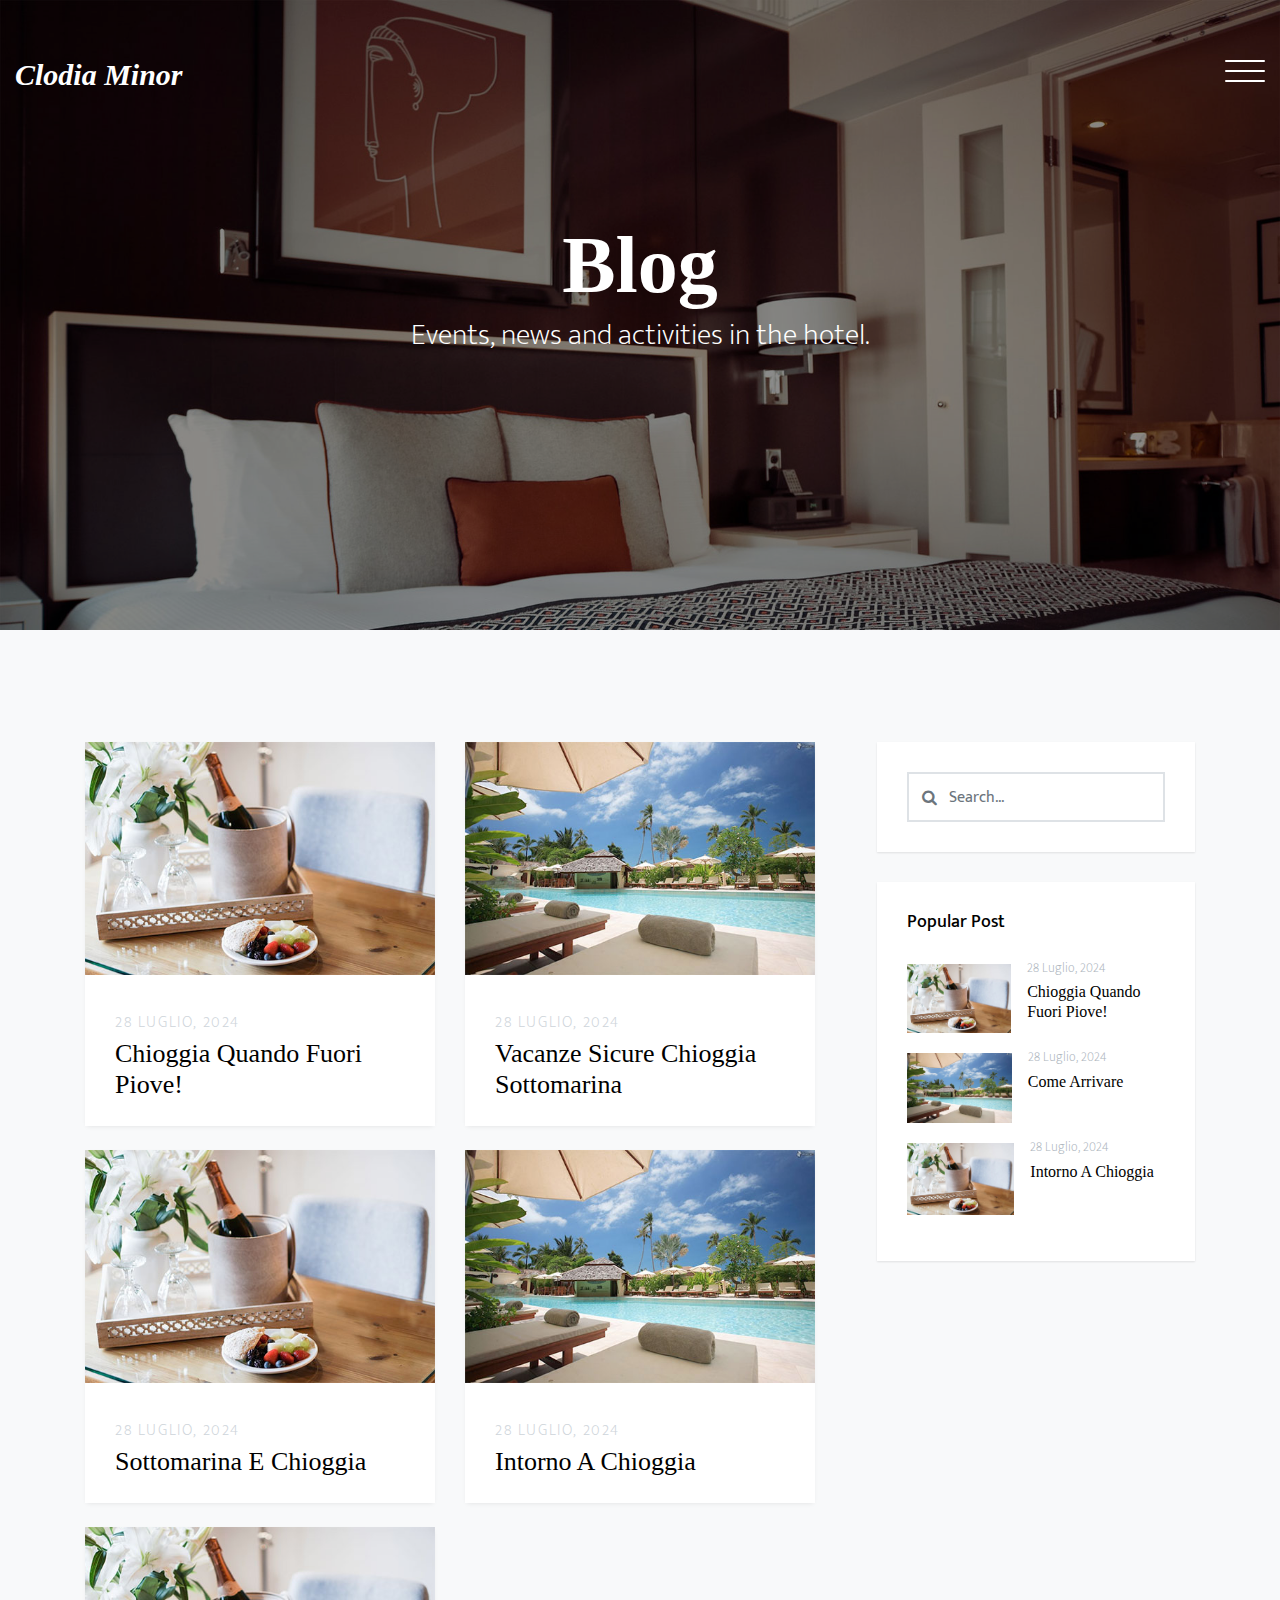
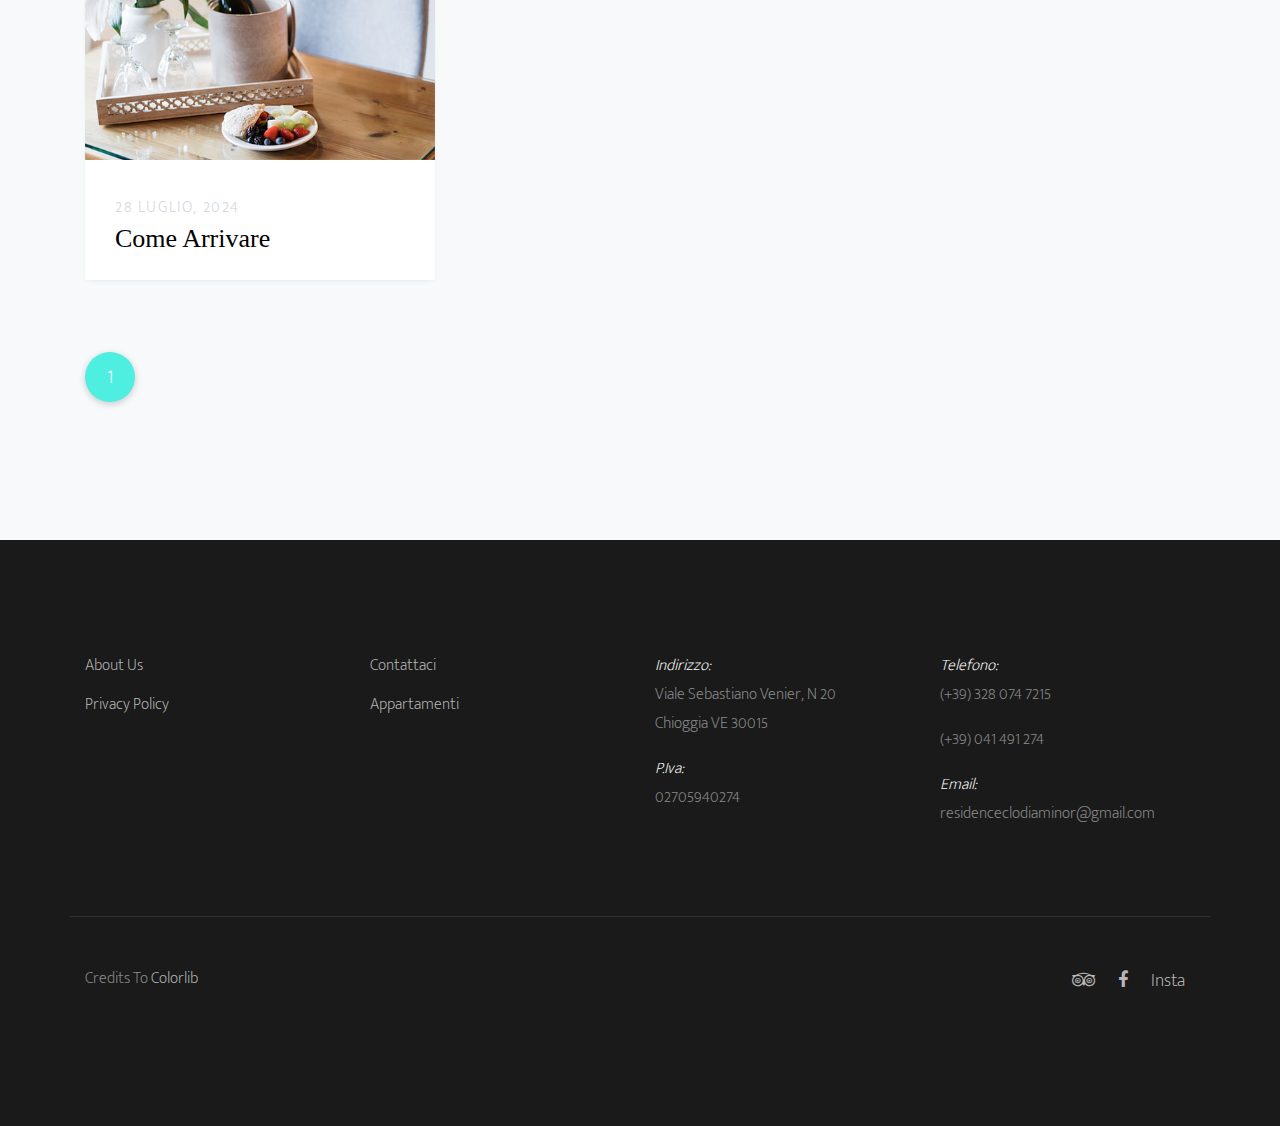
<file: blogVero.html>
<!doctype html>
<html lang="en">
  <head>
    <title>CLodia Minor</title>
    <meta charset="utf-8">
    <meta name="viewport" content="width=device-width, initial-scale=1, shrink-to-fit=no">

    <link href="https://fonts.googleapis.com/css?family=Mukta+Mahee:200,300,400|Playfair+Display:400,700" rel="stylesheet">

    <link rel="stylesheet" href="css/bootstrap.css">
    <link rel="stylesheet" href="css/animate.css">
    <link rel="stylesheet" href="css/owl.carousel.min.css">
    <link rel="stylesheet" href="css/aos.css">
    
    <link rel="stylesheet" href="fonts/ionicons/css/ionicons.min.css">
    <link rel="stylesheet" href="fonts/fontawesome/css/font-awesome.min.css">

    <!-- Theme Style -->
    <link rel="stylesheet" href="css/style.css">
  </head>
  <body>
    
    <header class="site-header">
      <div class="container-fluid">
        <div class="row">
          <div class="col-4 site-logo" data-aos="fade"><a href="index.html"><em>Clodia Minor</em></a></div>
          <div class="col-8">


            <div class="site-menu-toggle js-site-menu-toggle"  data-aos="fade">
              <span></span>
              <span></span>
              <span></span>
            </div>
            <!-- END menu-toggle -->

            <div class="site-navbar js-site-navbar">
              <nav role="navigation">
                <div class="container">
                  <div class="row full-height align-items-center">
                    <div class="col-md-6">
                      <ul class="list-unstyled menu">
                        <li><a href="index.html">Home</a></li>
                        <li><a href="hotel.html">Appartamenti</a></li>
                        <li><a href="about.html">About</a></li>
                        <li><a href="blog.html">Blog</a></li>
                        <li><a href="contact.html">Contattaci</a></li>
                      </ul>
                    </div>
                    <div class="col-md-6 extra-info">
                      <div class="row">
                        <div class="col-md-6 mb-5">
                          <h3>Contact Info</h3>
                          <p>Viale Sebastiano Venier, N 20 <br> Chioggia VE 30015</p>
                          <p>residenceclodiaminor@gmail.com</p>
                          <p>(+39) 328 074 7215</p>
                          <p>(+39) 041 491 274</p>
                          
                        </div>
                        <div class="col-md-6">
                          <h3>Connect With Us</h3>
                          <ul class="list-unstyled">
                            <li><a href="https://www.tripadvisor.it/Hotel_Review-g194738-d6599670-Reviews-Appartamenti_Clodia_Minor-Chioggia_Veneto.html">Tripadvisor</a></li>
                            <li><a href="https://www.facebook.com/clodiaminorflats/?locale=it_IT">Facebook</a></li>
                            <li><a href="https://www.instagram.com/clodiaminor?igsh=ZTRtb3BweGVtNGJh">Instagram</a></li>
                          </ul>
                        </div>
                      </div>
                    </div>
                  </div>
                </div>
              </nav>
            </div>
          </div>
        </div>
      </div>
    </header>
    <!-- END head -->

    <section class="site-hero overlay page-inside" style="background-image: url(img/hero_2.jpg)">
      <div class="container">
        <div class="row site-hero-inner justify-content-center align-items-center">
          <div class="col-md-10 text-center">
            <h1 class="heading" data-aos="fade-up">Blog</h1>
            <p class="sub-heading mb-5" data-aos="fade-up" data-aos-delay="100">Events, news and activities in the hotel.</p>
          </div>
        </div>
        <!-- <a href="#" class="scroll-down">Scroll Down</a> -->
      </div>
    </section>
    <!-- END section -->

    
    <section class="section bg-light post">
      <div class="container">
        <div class="row">
          <div class="col-md-8">
            <div class="row mb-5">
              <div class="col-md-6">
                <div class="media media-custom d-block mb-4">
                  <a href="#" class="mb-4 d-block"><img src="img/img_1.jpg" alt="Image placeholder" class="img-fluid"></a>
                  <div class="media-body">
                    <span class="meta-post">28 Luglio, 2024</span>
                    <h2 class="mt-0 mb-3"><a href="#">Chioggia Quando Fuori Piove!</a></h2>
                  </div>
                </div>
              </div>
              <div class="col-md-6">
                 <div class="media media-custom d-block mb-4">
                  <a href="#" class="mb-4 d-block"><img src="img/img_2.jpg" alt="Image placeholder" class="img-fluid"></a>
                  <div class="media-body">
                    <span class="meta-post">28 Luglio, 2024</span> 
                    <h2 class="mt-0 mb-3"><a href="#"> Vacanze Sicure Chioggia Sottomarina</a></h2>
                  </div>
                </div>
              </div>


              <div class="col-md-6">
                <div class="media media-custom d-block mb-4">
                  <a href="#" class="mb-4 d-block"><img src="img/img_1.jpg" alt="Image placeholder" class="img-fluid"></a>
                  <div class="media-body">
                    <span class="meta-post">28 Luglio, 2024</span>
                    <h2 class="mt-0 mb-3"><a href="#">Sottomarina E Chioggia</a></h2>
                  </div>
                </div>
              </div>
              <div class="col-md-6">
                 <div class="media media-custom d-block mb-4">
                  <a href="#" class="mb-4 d-block"><img src="img/img_2.jpg" alt="Image placeholder" class="img-fluid"></a>
                  <div class="media-body">
                    <span class="meta-post">28 Luglio, 2024</span>
                    <h2 class="mt-0 mb-3"><a href="#">Intorno A Chioggia</a></h2>
                  </div>
                </div>
              </div>


              <div class="col-md-6">
                <div class="media media-custom d-block mb-4">
                  <a href="#" class="mb-4 d-block"><img src="img/img_1.jpg" alt="Image placeholder" class="img-fluid"></a>
                  <div class="media-body">
                    <span class="meta-post">28 Luglio, 2024</span>
                    <h2 class="mt-0 mb-3"><a href="#">Come Arrivare</a></h2>
                  </div>
                </div>
              </div>
              <!--
              <div class="col-md-6">
                 <div class="media media-custom d-block mb-4">
                  <a href="#" class="mb-4 d-block"><img src="img/img_2.jpg" alt="Image placeholder" class="img-fluid"></a>
                  <div class="media-body">
                    <span class="meta-post">28 Luglio, 2024</span>
                    <h2 class="mt-0 mb-3"><a href="#">Five Reasons to Stay at Villa Resort</a></h2>
                  </div>
                </div>
              </div>
              -->
            </div>

            <div class="row">
              <div class="col-md-12">
                <nav role="navigation">
                  <ul class="pagination custom-pagination pagination-lg">
                    <li class="page-item active">
                      <a class="page-link" href="blog.html">1</a>
                    </li>
                  </ul>
                </nav>
              </div>
            </div>
          </div>
          <!-- END content -->
          <div class="col-md-4">
            <div class="row">

              <div class="col-md-11 ml-auto">


                <form action="#" class="sidebar-search">
                  <div class="form-group">
                    <span class="fa fa-search icon-search"></span>
                    <input type="text" class="form-control search-input"  placeholder="Search...">
                  </div>
                </form>    

                <div class="side-box">
                  <h2 class="heading">Popular Post</h2>
                  <ul class="post-list list-unstyled">
                    <li>
                      <a href="#" class="d-flex">
                        <span class="mr-3 image"><img src="img/img_1.jpg" alt="Image placeholder" class="img-fluid"></span>
                        <div>
                          <span class="meta">28 Luglio, 2024</span>
                          <h3>Chioggia Quando Fuori Piove!</h3>
                        </div>
                      </a>
                    </li>  
                    <li>
                      <a href="#" class="d-flex">
                        <span class="mr-3 image"><img src="img/img_2.jpg" alt="Image placeholder" class="img-fluid"></span>
                        <div>
                          <span class="meta">28 Luglio, 2024</span>
                          <h3>Come Arrivare  &nbsp; &nbsp; &nbsp; &nbsp; &nbsp; &nbsp; &nbsp; &nbsp; &nbsp; &nbsp; &nbsp;&nbsp; &nbsp;</h3>
                        </div>
                      </a>
                    </li>  
                    
                    <li>
                      <a href="#" class="d-flex">
                        <span class="mr-3 image"><img src="img/img_1.jpg" alt="Image placeholder" class="img-fluid"></span>
                        <div>
                          <span class="meta">28 Luglio, 2024</span>
                          <h3>Intorno A Chioggia  &nbsp; &nbsp; &nbsp; &nbsp; &nbsp; &nbsp; &nbsp; &nbsp;</h3>
                        </div>
                      </a>
                    </li>
                    <!--  
                    <li>
                      <a href="#" class="d-flex">
                        <span class="mr-3 image"><img src="img/img_2.jpg" alt="Image placeholder" class="img-fluid"></span>
                        <div>
                          <span class="meta">28 Luglio, 2024</span>
                          <h3>Five Reasons to Stay at Villa Resort</h3>
                        </div>
                      </a>
                    </li>  
                    <li>
                      <a href="#" class="d-flex">
                        <span class="mr-3 image"><img src="img/img_3.jpg" alt="Image placeholder" class="img-fluid"></span>
                        <div>
                          <span class="meta">28 Luglio, 2024</span>
                          <h3>Five Reasons to Stay at Villa Resort</h3>
                        </div>
                      </a>
                    </li>  
                    -->
                  </ul>
                </div>
                <!--
                <div class="side-box">
                  <h2 class="heading">Categories</h2>
                  <ul class="post-categories list-unstyled">
                    <li><a href="#">Events <span class="count">(12)</span></a></li>
                    <li><a href="#">Resto bar <span class="count">(4)</span></a></li>
                    <li><a href="#">Celebration <span class="count">(23)</span></a></li>
                    <li><a href="#">Promos <span class="count">(8)</span></a></li>
                  </ul>
                </div>
                -->
              </div>
              

             

            </div>
            
          </div>
        </div>
      </div>
    </section>
    <footer class="section footer-section">
      <div class="container">
        <div class="row mb-4">
          <div class="col-md-3 mb-5">
            <ul class="list-unstyled link">
              <li><a href="about.html">About Us</a></li>
              <li><a href="https://www.termsfeed.com/live/c1cf9501-2e91-4ba8-89c2-b205d07258f9">Privacy Policy</a></li>

            </ul>
          </div>
          <div class="col-md-3 mb-5">
            <ul class="list-unstyled link">
              <li><a href="contact.html">Contattaci</a></li>
              <li><a href="hotel.html">Appartamenti</a></li>
            </ul>
          </div>
          <div class="col-md-3 mb-5 pr-md-5 contact-info">
            <p><span class="d-block">Indirizzo:</span> <span> Viale Sebastiano Venier, N 20 <br> Chioggia VE 30015</span></p>
            <p><span class="d-block">P.Iva:</span> <span> 02705940274</span></p>

          </div>
          <div class="col-md-3 mb-5 pr-md-5 contact-info">
            <p><span class="d-block">Telefono:</span> <span> (+39) 328 074 7215 </span> <p>(+39) 041 491 274</p></p>
            <p><span class="d-block">Email:</span> <span> residenceclodiaminor@gmail.com</span></p>

          </div>
        </div>
        <div class="row bordertop pt-5">
          <p class="col-md-6 text-left"><!-- Link back to Colorlib can't be removed. Template is licensed under CC BY 3.0. -->
          Credits To <a href="https://colorlib.com" target="_blank">Colorlib</a>
            <!-- Link back to Colorlib can't be removed. Template is licensed under CC BY 3.0. --></p>
            
          <p class="col-md-6 text-right social">
            <a href="https://www.tripadvisor.it/Hotel_Review-g194738-d6599670-Reviews-Appartamenti_Clodia_Minor-Chioggia_Veneto.html?m=19905"><span class="fa fa-tripadvisor"></span></a>
            <a href="https://www.facebook.com/clodiaminorflats/?locale=it_IT"><span class="fa fa-facebook"></span></a>
            <a href="https://www.instagram.com/clodiaminor?igsh=ZTRtb3BweGVtNGJh"><span> Insta</span></a>
          </p>
        </div>
      </div>
    </footer>
    
    <script src="js/jquery-3.2.1.min.js"></script>
    <script src="js/popper.min.js"></script>
    <script src="js/bootstrap.min.js"></script>
    <script src="js/owl.carousel.min.js"></script>
    <script src="js/jquery.waypoints.min.js"></script>
    <script src="js/aos.js"></script>
    <script src="js/main.js"></script>
  </body>
</html>
</file>
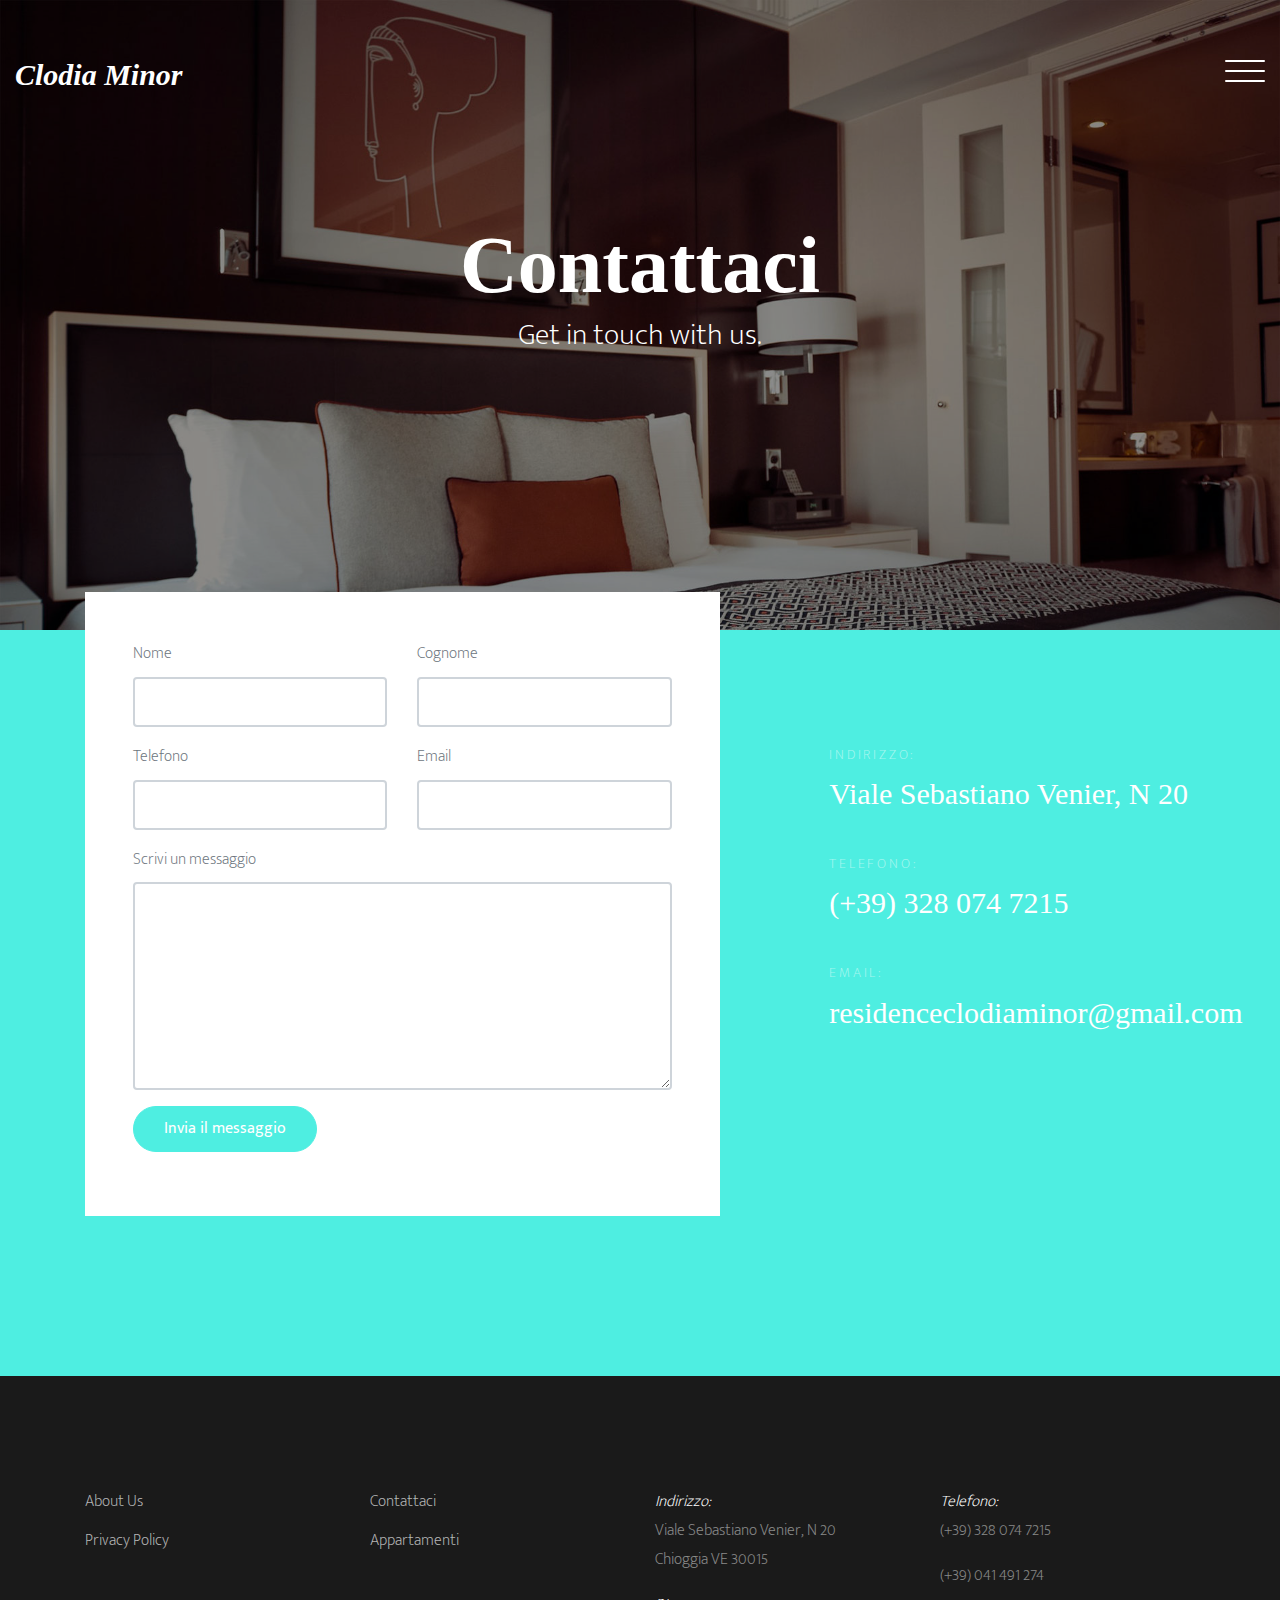
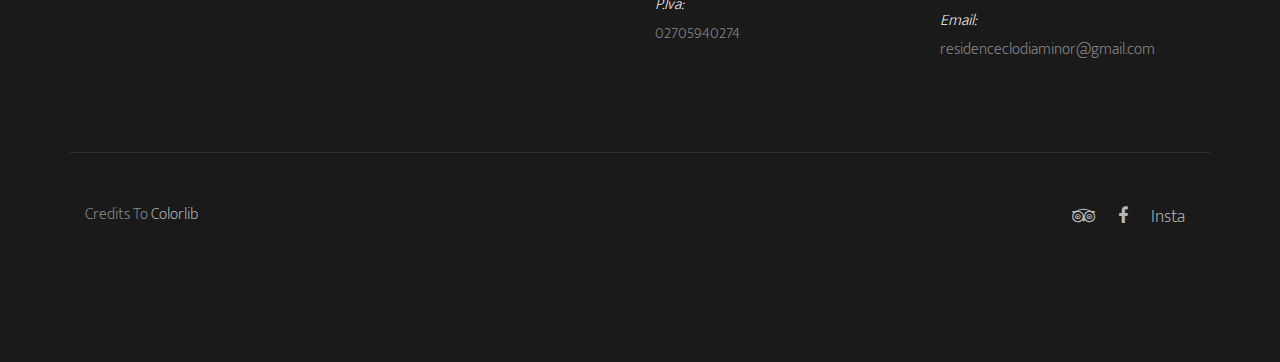
<file: contact.html>
<!doctype html>
<html lang="en">
  <head>
    <title>Clodia Minor</title>
    <meta charset="utf-8">
    <meta name="viewport" content="width=device-width, initial-scale=1, shrink-to-fit=no">

    <link href="https://fonts.googleapis.com/css?family=Mukta+Mahee:200,300,400|Playfair+Display:400,700" rel="stylesheet">

    <link rel="stylesheet" href="css/bootstrap.css">
    <link rel="stylesheet" href="css/animate.css">
    <link rel="stylesheet" href="css/owl.carousel.min.css">
    <link rel="stylesheet" href="css/aos.css">
    
    <link rel="stylesheet" href="fonts/ionicons/css/ionicons.min.css">
    <link rel="stylesheet" href="fonts/fontawesome/css/font-awesome.min.css">

    <!-- Theme Style -->
    <link rel="stylesheet" href="css/style.css">
  </head>
  <body>
    
    <header class="site-header">
      <div class="container-fluid">
        <div class="row">
          <div class="col-4 site-logo" data-aos="fade"><a href="index.html"><em>Clodia Minor</em></a></div>
          <div class="col-8">


            <div class="site-menu-toggle js-site-menu-toggle"  data-aos="fade">
              <span></span>
              <span></span>
              <span></span>
            </div>
            <!-- END menu-toggle -->

            <div class="site-navbar js-site-navbar">
              <nav role="navigation">
                <div class="container">
                  <div class="row full-height align-items-center">
                    <div class="col-md-6">
                      <ul class="list-unstyled menu">
                        <li><a href="index.html">Home</a></li>
                        <li><a href="hotel.html">Appartamenti</a></li>
                        <li><a href="about.html">About</a></li>
                        <li><a href="blog.html">Blog</a></li>
                        <li><a href="contact.html">Contattaci</a></li>
                      </ul>
                    </div>
                    <div class="col-md-6 extra-info">
                      <div class="row">
                        <div class="col-md-6 mb-5">
                          <h3>Contact Info</h3>
                          <p>Viale Sebastiano Venier, N 20 <br> Chioggia VE 30015</p>
                          <p>residenceclodiaminor@gmail.com</p>
                          <p>(+39) 328 074 7215</p>
                          <p>(+39) 041 491 274</p>
                          
                        </div>
                        <div class="col-md-6">
                          <h3>Connect With Us</h3>
                          <ul class="list-unstyled">
                            <li><a href="https://www.tripadvisor.it/Hotel_Review-g194738-d6599670-Reviews-Appartamenti_Clodia_Minor-Chioggia_Veneto.html">Tripadvisor</a></li>
                            <li><a href="https://www.facebook.com/clodiaminorflats/?locale=it_IT">Facebook</a></li>
                            <li><a href="https://www.instagram.com/clodiaminor?igsh=ZTRtb3BweGVtNGJh">Instagram</a></li>
                          </ul>
                        </div>
                      </div>
                    </div>
                  </div>
                </div>
              </nav>
            </div>
          </div>
        </div>
      </div>
    </header>
    <!-- END head -->

    <section class="site-hero overlay page-inside" style="background-image: url(img/hero_2.jpg)">
      <div class="container">
        <div class="row site-hero-inner justify-content-center align-items-center">
          <div class="col-md-10 text-center">
            <h1 class="heading" data-aos="fade-up">Contattaci</h1>
            <p class="sub-heading mb-5" data-aos="fade-up" data-aos-delay="100">Get in touch with us.</p>
          </div>
        </div>
        <!-- <a href="#" class="scroll-down">Scroll Down</a> -->
      </div>
    </section>
    <!-- END section -->

    
    <section class="section bg-primary contact-section">
      <div class="container">
        <div class="row">
          <div class="col-md-7">
            
            <form action="https://api.web3forms.com/submit" method="POST" class="bg-white p-md-5 p-4 mb-5 " style="margin-top: -150px;">
              <input type="hidden" name="access_key" value="f8725a35-a77a-4b51-a79b-f9c52ff58da3">
              <div class="row">
                <div class="col-md-6 form-group">
                  <label for="name">Nome</label>
                  <input type="text" name="name" id="name" class="form-control " required>
                </div>
                <div class="col-md-6 form-group">
                  <label for="name">Cognome</label>
                  <input type="text" name="cognome" id="name" class="form-control " required>
                </div>
                <div class="col-md-6 form-group">
                  <label for="phone">Telefono</label>
                  <input type="text" name="phone" id="phone" class="form-control " required>
                </div>
                <div class="col-md-6 form-group">
                  <label for="email">Email</label>
                  <input type="email" name="email" id="email" class="form-control " required>
                </div>
              </div>

              <div class="row">
                <div class="col-md-12 form-group">
                  <label for="message">Scrivi un messaggio</label>
                  <textarea name="message" id="message"  class="form-control " cols="30" rows="8" required></textarea>
                </div>
              </div>
              <div class="row">
                <div class="col-md-6 form-group">
                  <input type="submit" value="Invia il messaggio " class="btn btn-primary">
                </div>
              </div>
            </form>

          </div>
          <div class="col-md-5">
            <div class="row">
              <div class="col-md-10 ml-auto contact-info">
                <p><span class="d-block">Indirizzo:</span> <span> Viale Sebastiano Venier, N 20</span></p>
                <p><span class="d-block">Telefono:</span> <span> (+39) 328 074 7215</span></p>
                <p><span class="d-block">Email:</span> <span> residenceclodiaminor@gmail.com</span></p>
              </div>
            </div>
          </div>
        </div>
      </div>
    </section>
    
    <footer class="section footer-section">
      <div class="container">
        <div class="row mb-4">
          <div class="col-md-3 mb-5">
            <ul class="list-unstyled link">
              <li><a href="about.html">About Us</a></li>
              <li><a href="https://www.termsfeed.com/live/c1cf9501-2e91-4ba8-89c2-b205d07258f9">Privacy Policy</a></li>

            </ul>
          </div>
          <div class="col-md-3 mb-5">
            <ul class="list-unstyled link">
              <li><a href="contact.html">Contattaci</a></li>
              <li><a href="hotel.html">Appartamenti</a></li>
            </ul>
          </div>
          <div class="col-md-3 mb-5 pr-md-5 contact-info">
            <p><span class="d-block">Indirizzo:</span> <span> Viale Sebastiano Venier, N 20 <br> Chioggia VE 30015</span></p>
            <p><span class="d-block">P.Iva:</span> <span> 02705940274</span></p>

          </div>
          <div class="col-md-3 mb-5 pr-md-5 contact-info">
            <p><span class="d-block">Telefono:</span> <span> (+39) 328 074 7215 </span> <p>(+39) 041 491 274</p></p>
            <p><span class="d-block">Email:</span> <span> residenceclodiaminor@gmail.com</span></p>

          </div>
        </div>
        <div class="row bordertop pt-5">
          <p class="col-md-6 text-left"><!-- Link back to Colorlib can't be removed. Template is licensed under CC BY 3.0. -->
          Credits To <a href="https://colorlib.com" target="_blank">Colorlib</a>
            <!-- Link back to Colorlib can't be removed. Template is licensed under CC BY 3.0. --></p>
            
          <p class="col-md-6 text-right social">
            <a href="https://www.tripadvisor.it/Hotel_Review-g194738-d6599670-Reviews-Appartamenti_Clodia_Minor-Chioggia_Veneto.html?m=19905"><span class="fa fa-tripadvisor"></span></a>
            <a href="https://www.facebook.com/clodiaminorflats/?locale=it_IT"><span class="fa fa-facebook"></span></a>
            <a href="https://www.instagram.com/clodiaminor?igsh=ZTRtb3BweGVtNGJh"><span> Insta</span></a>
          </p>
        </div>
      </div>
    </footer>
    
    <script src="js/jquery-3.2.1.min.js"></script>
    <script src="js/popper.min.js"></script>
    <script src="js/bootstrap.min.js"></script>
    <script src="js/owl.carousel.min.js"></script>
    <script src="js/jquery.waypoints.min.js"></script>
    <script src="js/aos.js"></script>
    <script src="js/main.js"></script>
  </body>
</html>
</file>
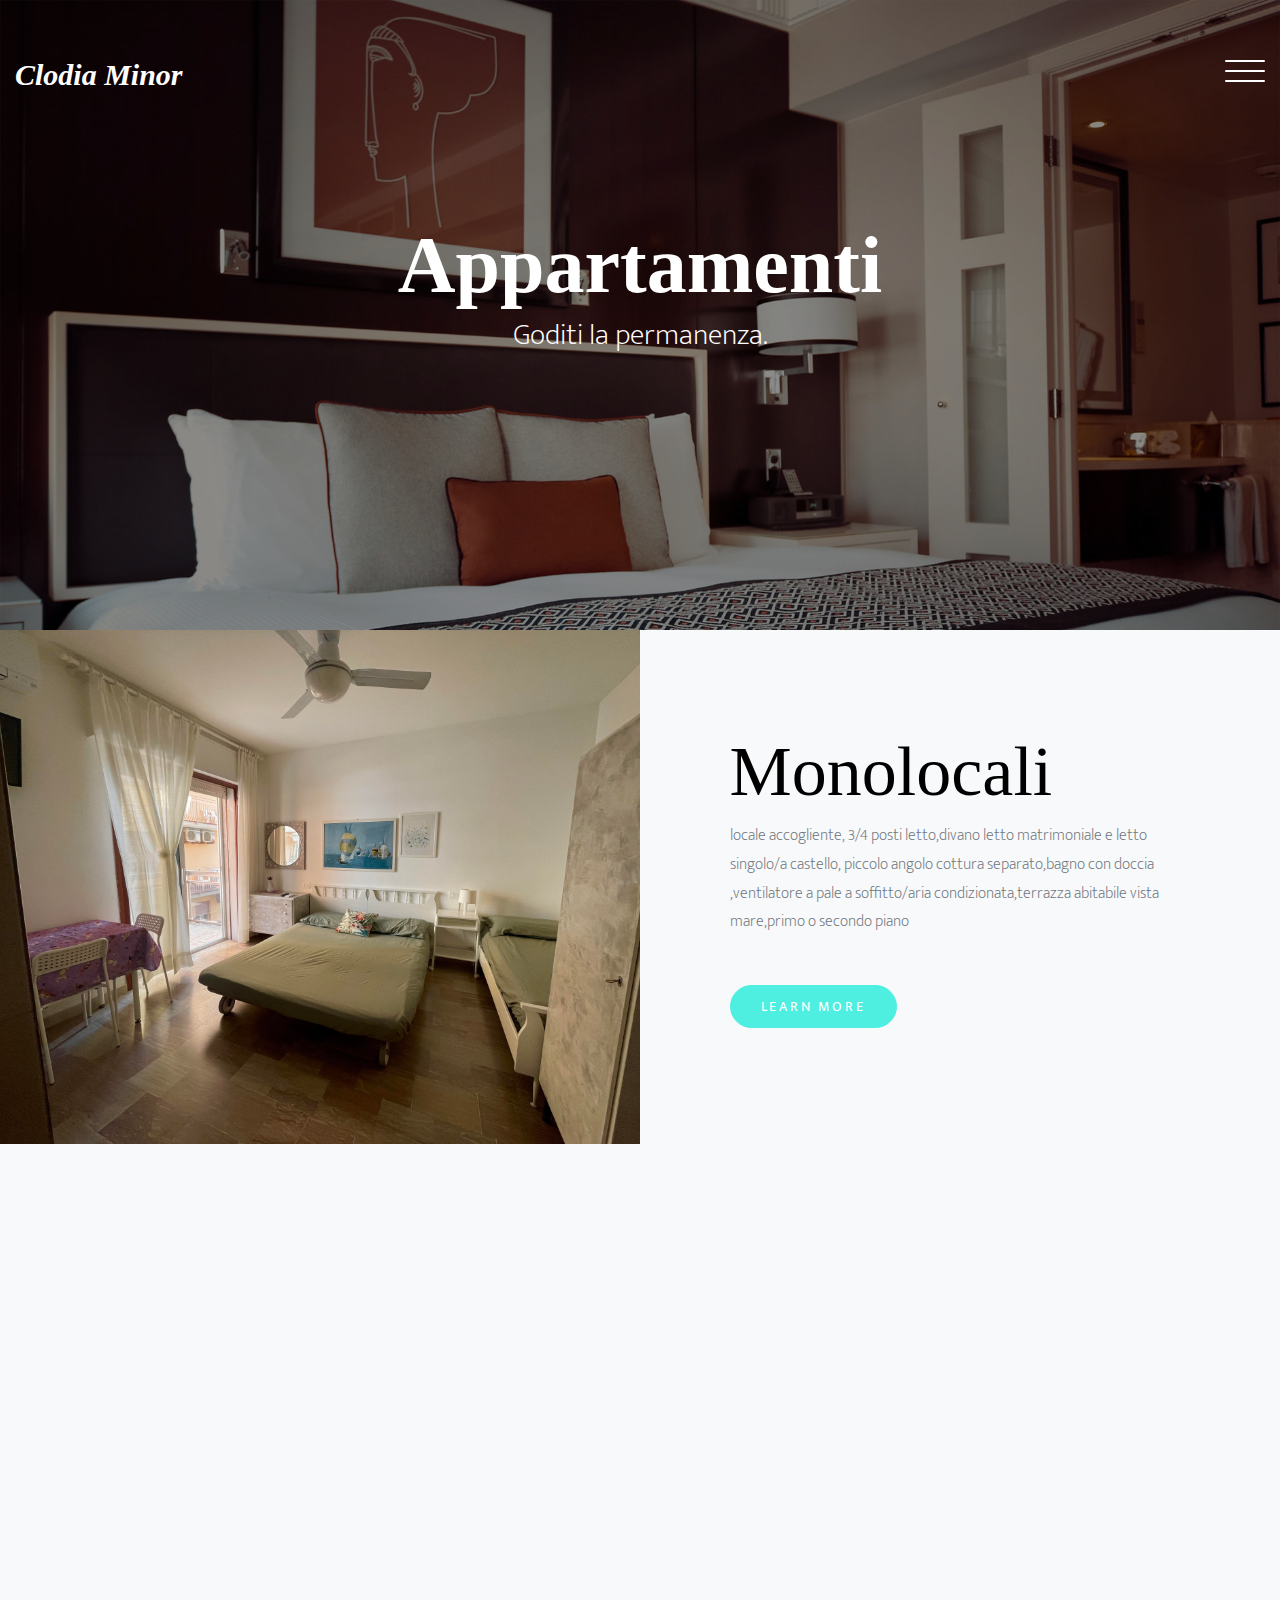
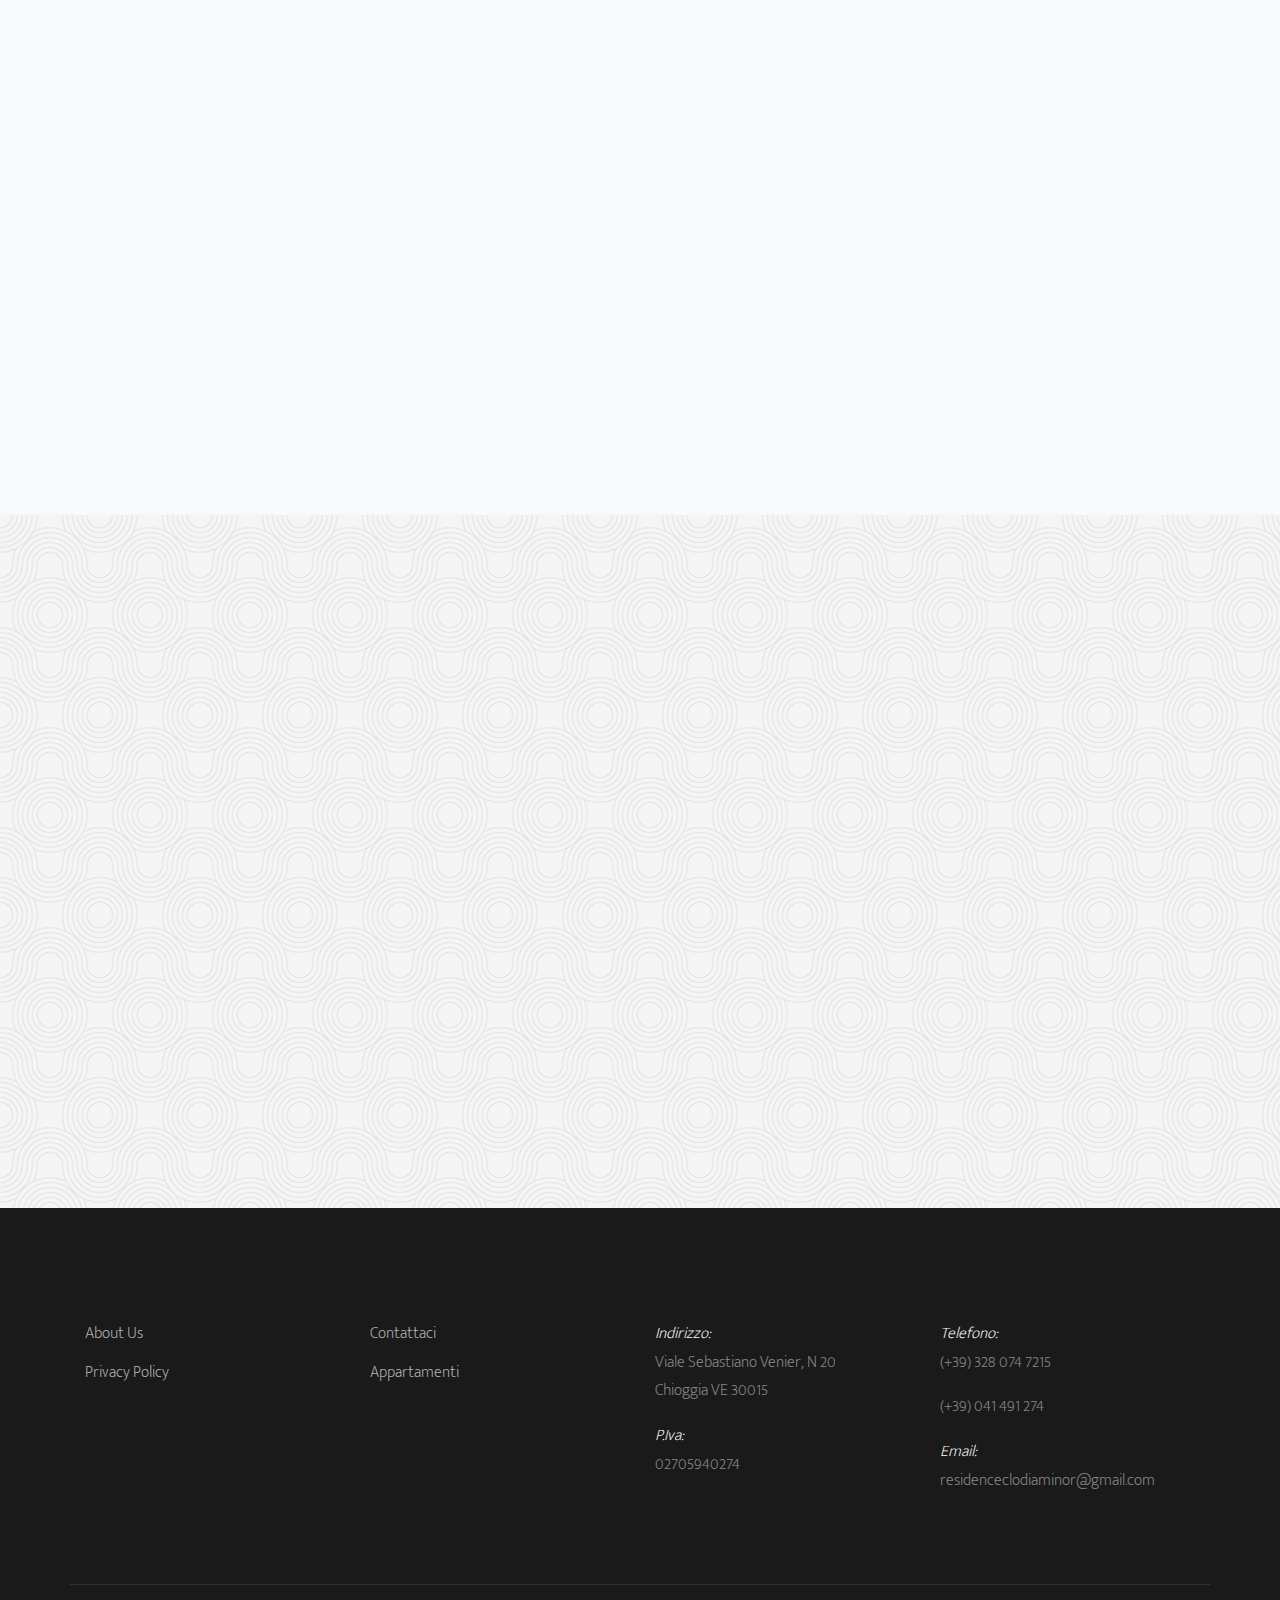
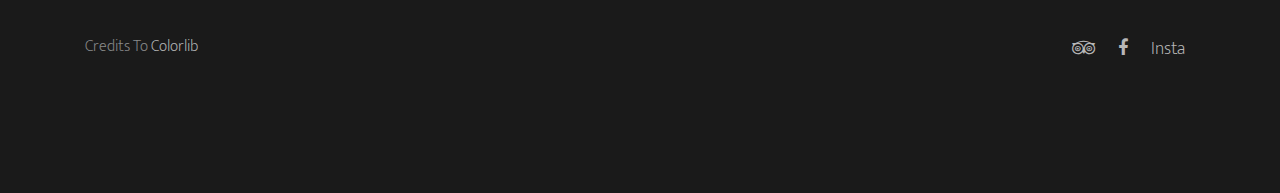
<file: hotel.html>
<!doctype html>
<html lang="en">
  <head>
    <title>Clodia Minor</title>
    <meta charset="utf-8">
    <meta name="viewport" content="width=device-width, initial-scale=1, shrink-to-fit=no">

    <link href="https://fonts.googleapis.com/css?family=Mukta+Mahee:200,300,400|Playfair+Display:400,700" rel="stylesheet">

    <link rel="stylesheet" href="css/bootstrap.css">
    <link rel="stylesheet" href="css/animate.css">
    <link rel="stylesheet" href="css/owl.carousel.min.css">
    <link rel="stylesheet" href="css/aos.css">
    
    <link rel="stylesheet" href="fonts/ionicons/css/ionicons.min.css">
    <link rel="stylesheet" href="fonts/fontawesome/css/font-awesome.min.css">

    <!-- Theme Style -->
    <link rel="stylesheet" href="css/style.css">
  </head>
  <body>
    
    <header class="site-header">
      <div class="container-fluid">
        <div class="row">
          <div class="col-4 site-logo" data-aos="fade"><a href="index.html"><em>Clodia Minor</em></a></div>
          <div class="col-8">


            <div class="site-menu-toggle js-site-menu-toggle"  data-aos="fade">
              <span></span>
              <span></span>
              <span></span>
            </div>
            <!-- END menu-toggle -->

            <div class="site-navbar js-site-navbar">
              <nav role="navigation">
                <div class="container">
                  <div class="row full-height align-items-center">
                    <div class="col-md-6">
                      <ul class="list-unstyled menu">
                        <li><a href="index.html">Home</a></li>
                        <li><a href="hotel.html">Appartamenti</a></li>
                        <li><a href="about.html">About</a></li>
                        <li><a href="blog.html">Blog</a></li>
                        <li><a href="contact.html">Contattaci</a></li>
                      </ul>
                    </div>
                    <div class="col-md-6 extra-info">
                      <div class="row">
                        <div class="col-md-6 mb-5">
                          <h3>Contact Info</h3>
                          <p>Viale Sebastiano Venier, N 20 <br> Chioggia VE 30015</p>
                          <p>residenceclodiaminor@gmail.com</p>
                          <p>(+39) 328 074 7215</p>
                          <p>(+39) 041 491 274</p>
                          
                        </div>
                        <div class="col-md-6">
                          <h3>Connect With Us</h3>
                          <ul class="list-unstyled">
                            <li><a href="https://www.tripadvisor.it/Hotel_Review-g194738-d6599670-Reviews-Appartamenti_Clodia_Minor-Chioggia_Veneto.html">Tripadvisor</a></li>
                            <li><a href="https://www.facebook.com/clodiaminorflats/?locale=it_IT">Facebook</a></li>
                            <li><a href="https://www.instagram.com/clodiaminor?igsh=ZTRtb3BweGVtNGJh">Instagram</a></li>
                          </ul>
                        </div>
                      </div>
                    </div>
                  </div>
                </div>
              </nav>
            </div>
          </div>
        </div>
      </div>
    </header>
    <!-- END head -->

    <section class="site-hero overlay page-inside" style="background-image: url(img/hero_2.jpg)">
      <div class="container">
        <div class="row site-hero-inner justify-content-center align-items-center">
          <div class="col-md-10 text-center">
            <h1 class="heading" data-aos="fade-up">Appartamenti</h1>
            <p class="sub-heading mb-5" data-aos="fade-up" data-aos-delay="100">Goditi la permanenza.</p>
          </div>
        </div>
        <!-- <a href="#" class="scroll-down">Scroll Down</a> -->
      </div>
    </section>
    <!-- END section -->

    <section class="bg-light">
      <div class="half d-md-flex d-block">
        <div class="image" data-aos="fade" style="background-image: url('img/monoA1.jpg');"></div>
        <div class="text" data-aos="fade-right" data-aos-delay="200">
          <h2>Monolocali</h2>
          
          <p>locale accogliente, 3/4 posti letto,divano letto matrimoniale e letto singolo/a castello, piccolo angolo cottura separato,bagno con doccia ,ventilatore a pale a soffitto/aria condizionata,terrazza abitabile vista mare,primo o secondo piano

          </p>
          
          <p class="mt-5"><a href="monolocale.html" class="btn btn-primary uppercase">Learn More</a></p>
        </div>
      </div>

      <div class="half d-md-flex d-block">
        <div class="image order-2" data-aos="fade"  style="background-image: url('img/Bilocale.jpg');"></div>
        <div class="text" data-aos="fade-left" data-aos-delay="200">
          <h2>Bilocali</h2>
          
          <p>appartamento con camera da letto matrimoniale con terzo letto oppure letto a castello aggiunto,sala/cucina con divano letto matrimoniale, una o due terrazze abitabili vista o fronte mare

          </p>
          
          <p class="mt-5"><a href="bilocale.html" class="btn btn-primary uppercase">Learn More</a></p>
        </div>
      </div>

      <section class="bg-light">
        <div class="half d-md-flex d-block">
          <div class="image" data-aos="fade" style="background-image: url('img/45stanza2.jpg');"></div>
          <div class="text" data-aos="fade-right" data-aos-delay="200">
            <h2>Trilocali</h2>
            
            <p> camera da letto matrimoniale(con terzo letto o letto a castello aggiunto), camera singola o doppia, sala/cucina con divano letto,due terrazze abitabili con tende da sole vista mare,terzo o quarto piano.

            </p>
            
            <p class="mt-5"><a href="trilocale.html" class="btn btn-primary uppercase">Learn More</a></p>
          </div>
        </div>
        <!--  FIORDALISA
        <div class="half d-md-flex d-block">
          <div class="image order-2" data-aos="fade"  style="background-image: url('img/hero_2.jpg');"></div>
          <div class="text" data-aos="fade-left" data-aos-delay="200">
            <h2>Fiordalisa</h2>
            
            <p>Lorem ipsum dolor sit amet, consectetur adipisicing elit. Sit aliquid, est reiciendis repellat sapiente consequatur aperiam, ducimus, id minima eligendi officiis, qui expedita sint culpa illum magnam ipsam adipisci possimus? Sit aspernatur eaque id sunt fuga facere hic laudantium, aperiam!</p>
            <p>Provident dolor aperiam similique maiores quasi. Quo repudiandae fuga commodi itaque dolores accusamus, dolor esse adipisci labore harum blanditiis in totam ipsum vero necessitatibus incidunt reprehenderit, id iste quas, ab, non! Voluptates, reiciendis culpa iure deserunt voluptatum itaque. Quos, soluta.</p>
            
            <p class="mt-5"><a href="#" class="btn btn-primary uppercase">Learn More</a></p>
          </div>
        </div>
        -->
        
    </section>
    <!-- END section -->
    

    <!-- END section -->
    
    <div style="padding-top: 15%;padding-bottom : 10%; background-image: url('img/round.png'); ">
      <div class="container">
        <div class="row justify-content-center text-center mb-5">
          <div class="col-md-8">
            <h2 class="heading" data-aos="fade-up" style="font-size: 350%;">I Nostri Servizi</h2>

          </div>
        </div>
        <div class="row">
          <div class="col-lg-4 col-md-6 col-sm-6 col-12 post" data-aos="fade-up" data-aos-delay="100">
            <div class="media media-custom d-block mb-4">
              <div class="media-body">
                <h2 >Area BookCrossing</h2>
              </div>
            </div>
          </div>
          <div class="col-lg-4 col-md-6 col-sm-6 col-12 post" data-aos="fade-up" data-aos-delay="200">
            <div class="media media-custom d-block mb-4">
              <div class="media-body">
                <h2 >Aria Condizionata</h2>
              </div>
            </div>
          </div>
          <div class="col-lg-4 col-md-6 col-sm-6 col-12 post" data-aos="fade-up" data-aos-delay="300">
            <div class="media media-custom d-block mb-4">
              <div class="media-body">
                <h2 >Parcheggio Privato</h2>
              </div>
            </div>
          </div>
          <div class="col-lg-4 col-md-6 col-sm-6 col-12 post" data-aos="fade-up" data-aos-delay="300">
            <div class="media media-custom d-block mb-4">
              <div class="media-body">
                <h2 >Ascensore</h2>
              </div>
            </div>
          </div>
          <div class="col-lg-4 col-md-6 col-sm-6 col-12 post" data-aos="fade-up" data-aos-delay="300">
            <div class="media media-custom d-block mb-4">
              <div class="media-body">
                <h2 >Accesso Disabili</h2>
              </div>
            </div>
          </div>  
          <div class="col-lg-4 col-md-6 col-sm-6 col-12 post" data-aos="fade-up" data-aos-delay="300">
            <div class="media media-custom d-block mb-4">
              <div class="media-body">
                <h2 >Wi-Fi Area Gratuita</h2>
              </div>
            </div>
          </div>
          <div class="col-lg-4 col-md-6 col-sm-6 col-12 post" data-aos="fade-up" data-aos-delay="300">
            <div class="media media-custom d-block mb-4">
              <div class="media-body">
                <h2 >Aree relax</h2>
              </div>
            </div>
          </div>
        </div>
      </div>
    </div>
    <footer class="section footer-section">
      <div class="container">
        <div class="row mb-4">
          <div class="col-md-3 mb-5">
            <ul class="list-unstyled link">
              <li><a href="about.html">About Us</a></li>
              <li><a href="https://www.termsfeed.com/live/c1cf9501-2e91-4ba8-89c2-b205d07258f9">Privacy Policy</a></li>

            </ul>
          </div>
          <div class="col-md-3 mb-5">
            <ul class="list-unstyled link">
              <li><a href="contact.html">Contattaci</a></li>
              <li><a href="hotel.html">Appartamenti</a></li>
            </ul>
          </div>
          <div class="col-md-3 mb-5 pr-md-5 contact-info">
            <p><span class="d-block">Indirizzo:</span> <span> Viale Sebastiano Venier, N 20 <br> Chioggia VE 30015</span></p>
            <p><span class="d-block">P.Iva:</span> <span> 02705940274</span></p>

          </div>
          <div class="col-md-3 mb-5 pr-md-5 contact-info">
            <p><span class="d-block">Telefono:</span> <span> (+39) 328 074 7215 </span> <p>(+39) 041 491 274</p></p>
            <p><span class="d-block">Email:</span> <span> residenceclodiaminor@gmail.com</span></p>

          </div>
        </div>
        <div class="row bordertop pt-5">
          <p class="col-md-6 text-left"><!-- Link back to Colorlib can't be removed. Template is licensed under CC BY 3.0. -->
          Credits To <a href="https://colorlib.com" target="_blank">Colorlib</a>
            <!-- Link back to Colorlib can't be removed. Template is licensed under CC BY 3.0. --></p>
            
          <p class="col-md-6 text-right social">
            <a href="https://www.tripadvisor.it/Hotel_Review-g194738-d6599670-Reviews-Appartamenti_Clodia_Minor-Chioggia_Veneto.html?m=19905"><span class="fa fa-tripadvisor"></span></a>
            <a href="https://www.facebook.com/clodiaminorflats/?locale=it_IT"><span class="fa fa-facebook"></span></a>
            <a href="https://www.instagram.com/clodiaminor?igsh=ZTRtb3BweGVtNGJh"><span> Insta</span></a>
          </p>
        </div>
      </div>
    </footer>
    
    
    <script src="js/jquery-3.2.1.min.js"></script>
    <script src="js/popper.min.js"></script>
    <script src="js/bootstrap.min.js"></script>
    <script src="js/owl.carousel.min.js"></script>
    <script src="js/jquery.waypoints.min.js"></script>
    <script src="js/aos.js"></script>
    <script src="js/main.js"></script>
  </body>
</html>
</file>
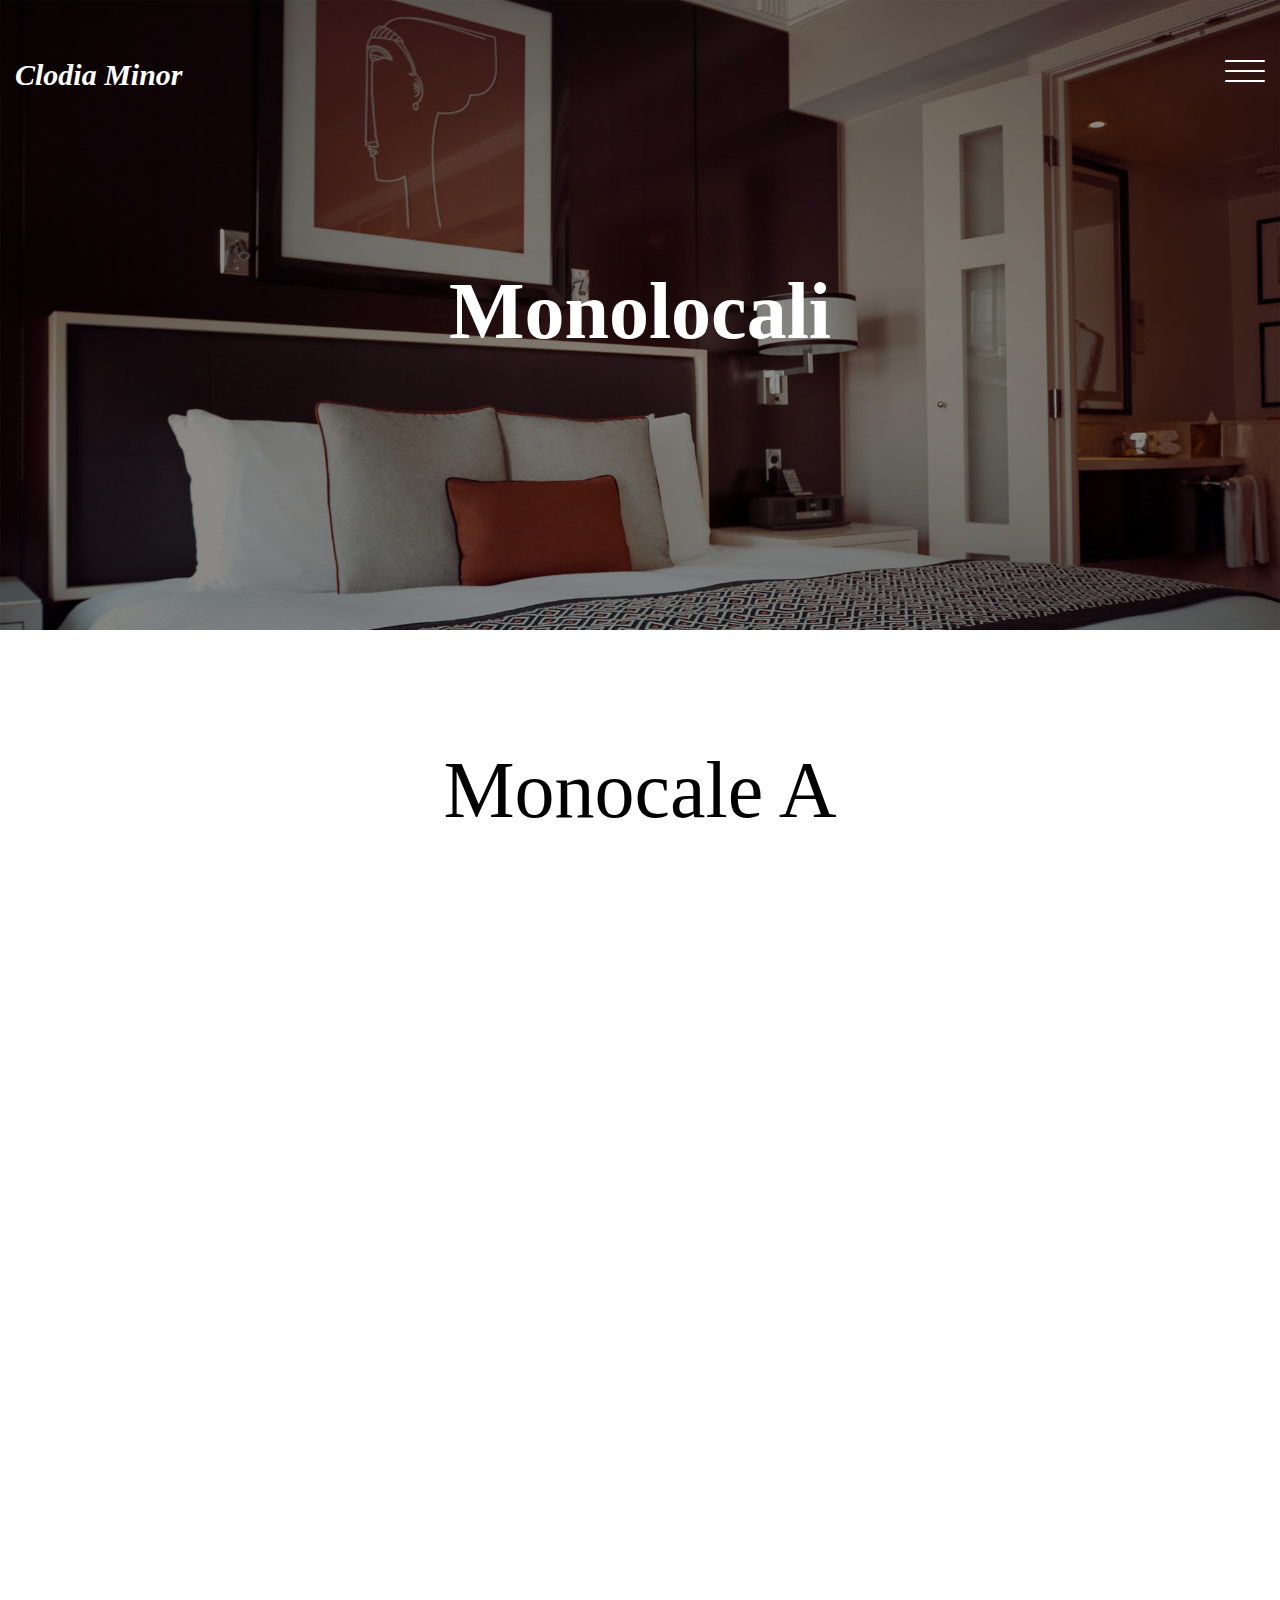
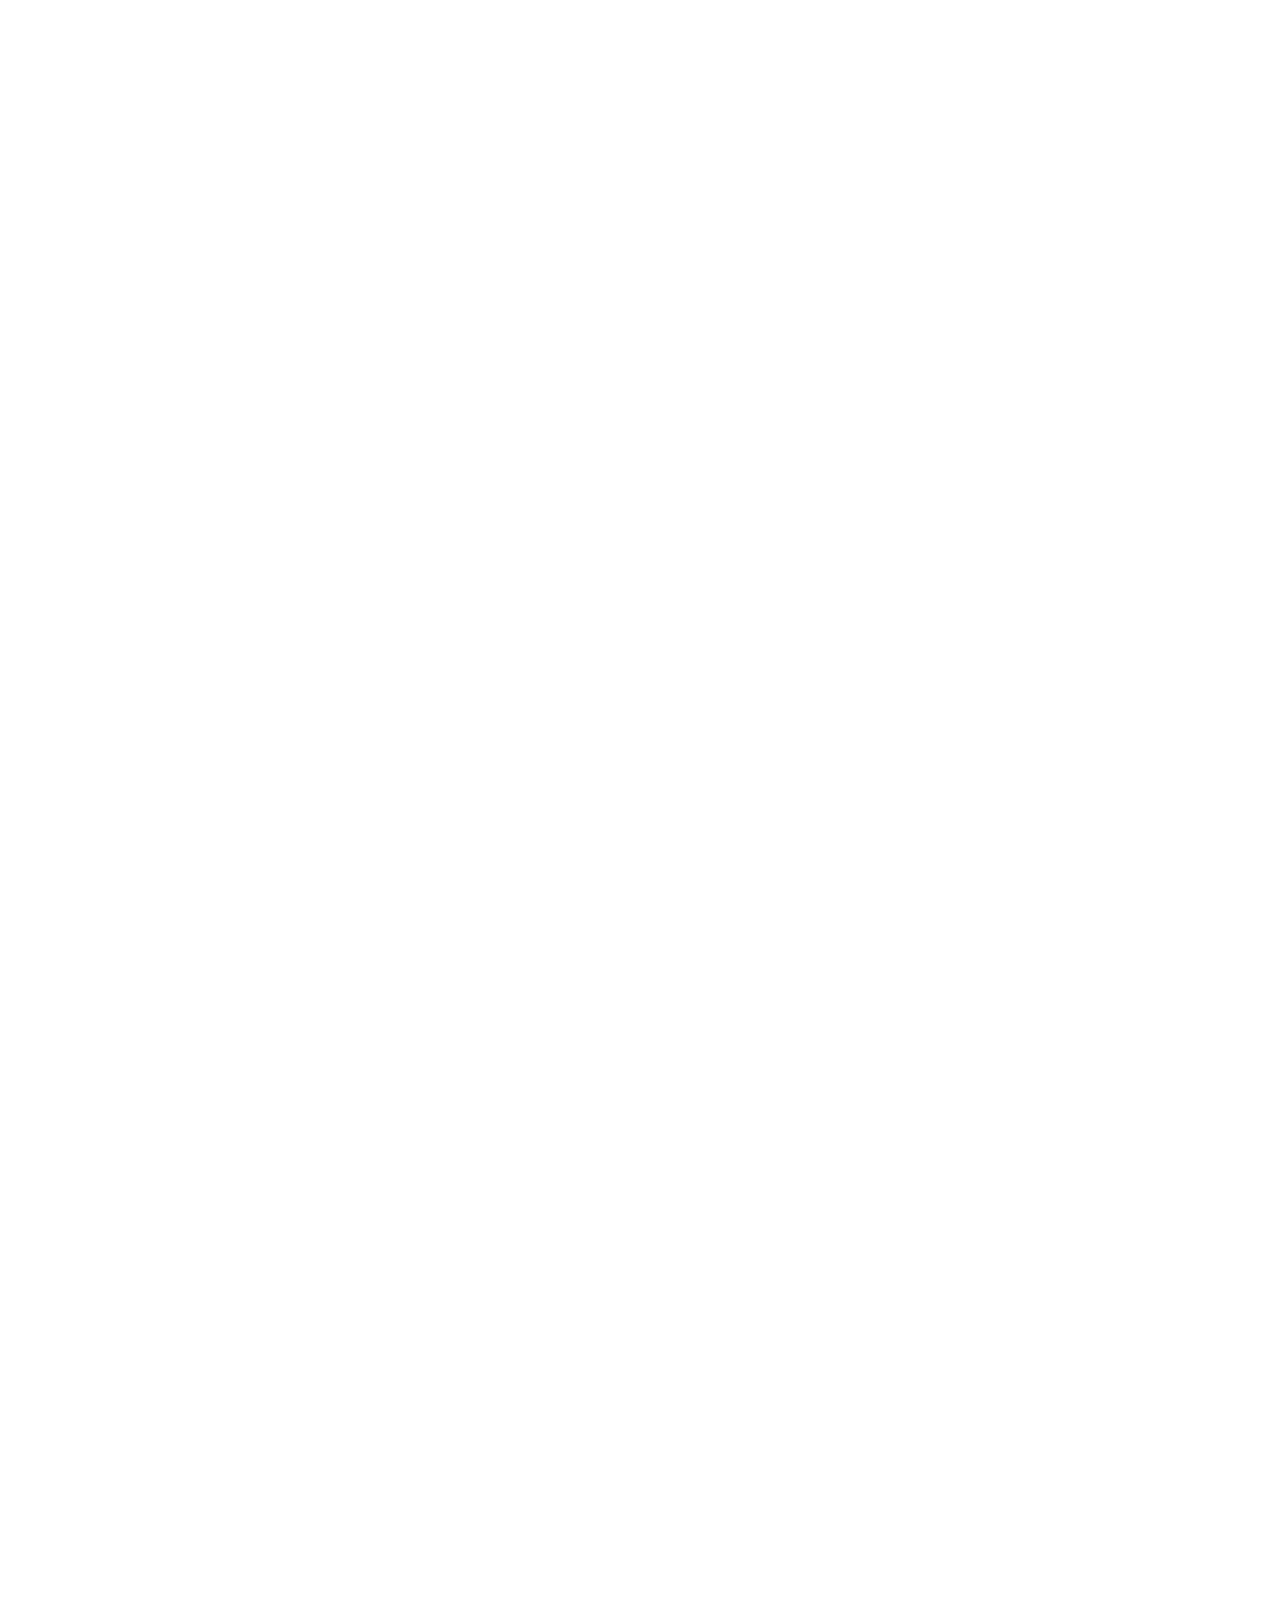
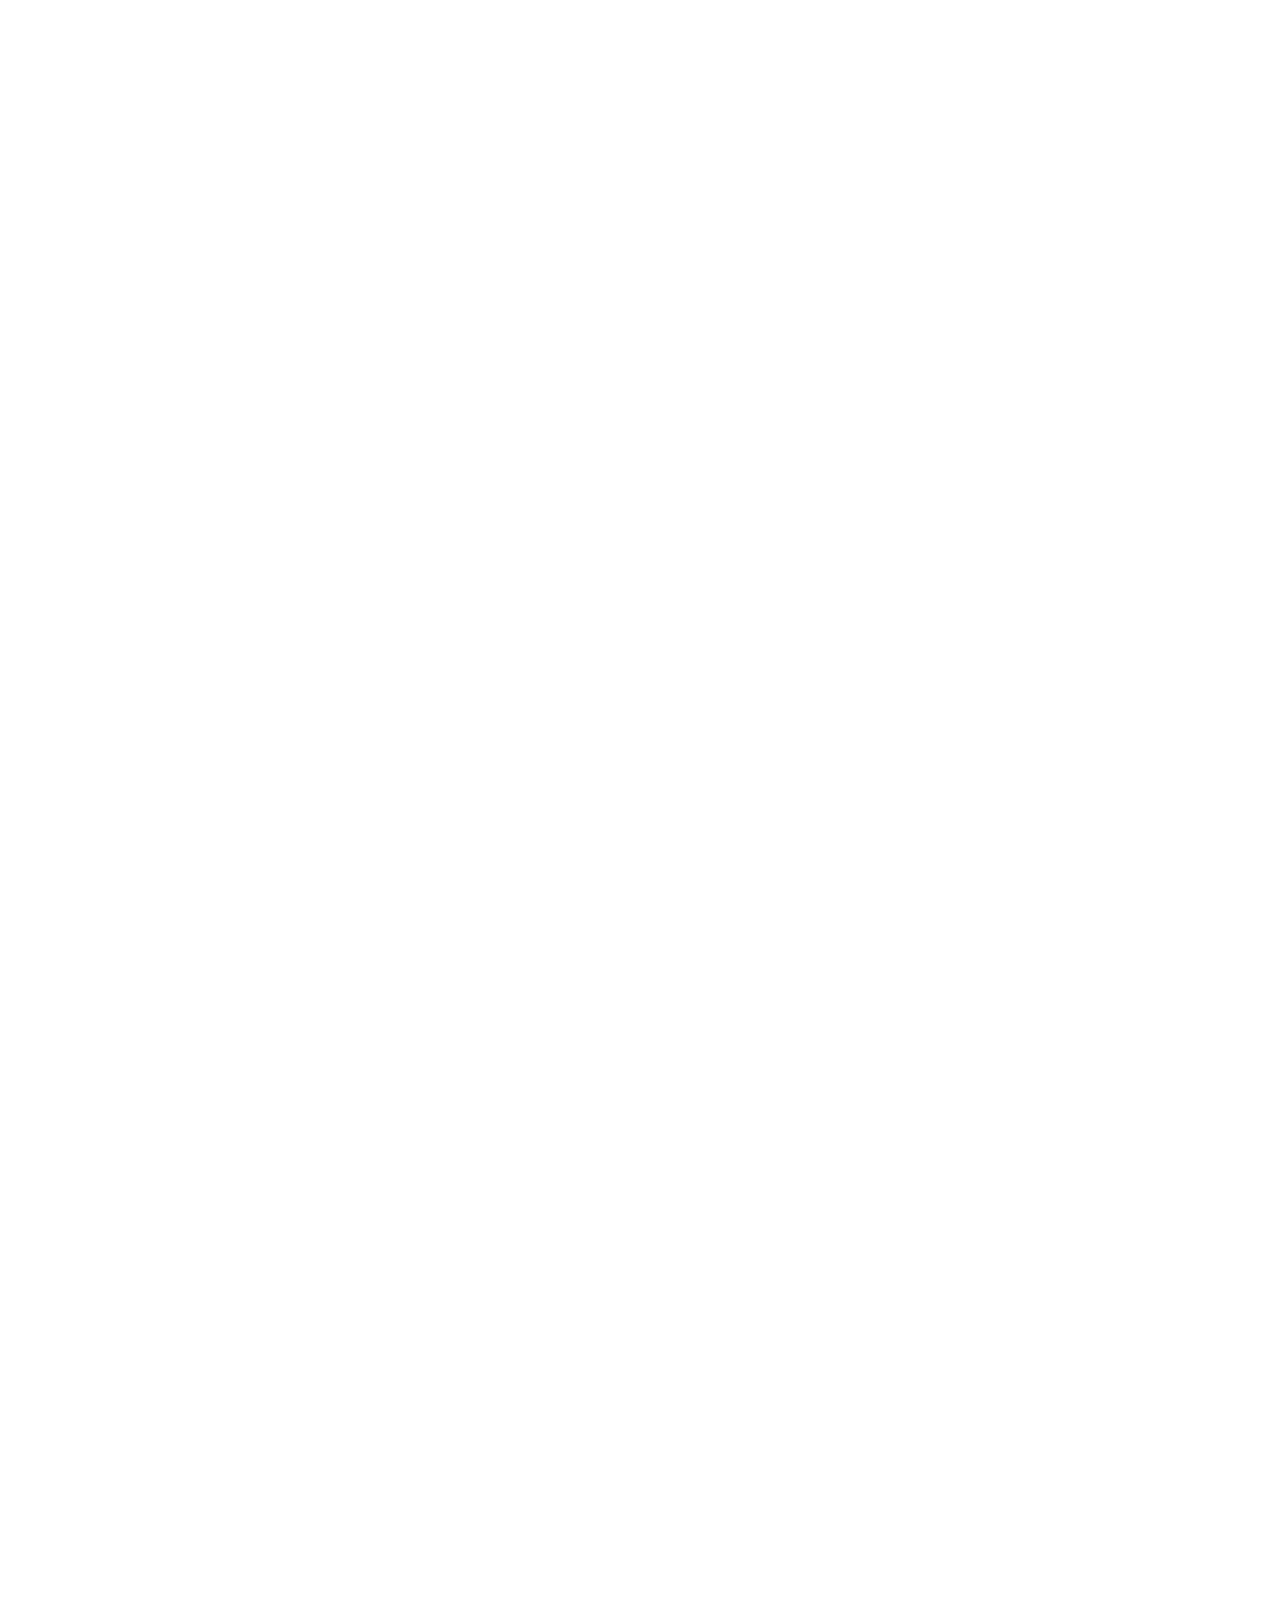
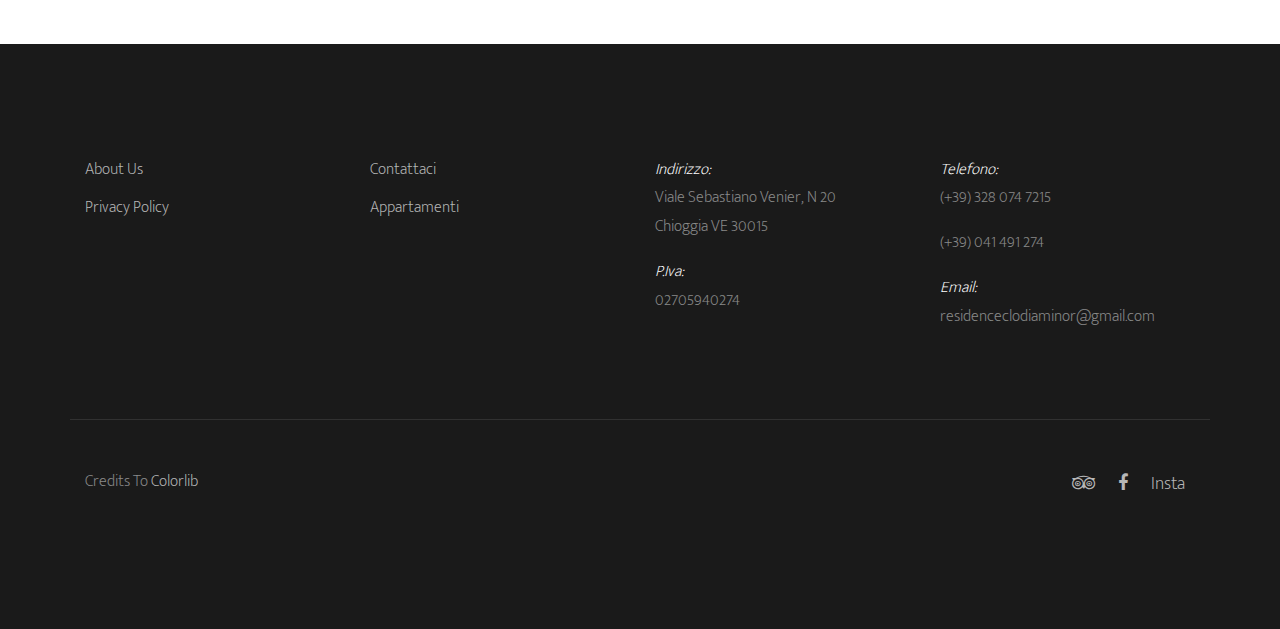
<file: monolocale.html>
<!doctype html>
<html lang="en">
  <head>
    <title>Clodia Minor</title>
    <meta charset="utf-8">
    <meta name="viewport" content="width=device-width, initial-scale=1, shrink-to-fit=no">

    <link href="https://fonts.googleapis.com/css?family=Mukta+Mahee:200,300,400|Playfair+Display:400,700" rel="stylesheet">

    <link rel="stylesheet" href="css/bootstrap.css">
    <link rel="stylesheet" href="css/animate.css">
    <link rel="stylesheet" href="css/owl.carousel.min.css">
    <link rel="stylesheet" href="css/aos.css">
    
    <link rel="stylesheet" href="fonts/ionicons/css/ionicons.min.css">
    <link rel="stylesheet" href="fonts/fontawesome/css/font-awesome.min.css">

    <!-- Theme Style -->
    <link rel="stylesheet" href="css/style.css">
  </head>
  <body>
    
    <header class="site-header">
      <div class="container-fluid">
        <div class="row">
          <div class="col-4 site-logo" data-aos="fade"><a href="index.html"><em>Clodia Minor</em></a></div>
          <div class="col-8">


            <div class="site-menu-toggle js-site-menu-toggle"  data-aos="fade">
              <span></span>
              <span></span>
              <span></span>
            </div>
            <!-- END menu-toggle -->

            <div class="site-navbar js-site-navbar">
              <nav role="navigation">
                <div class="container">
                  <div class="row full-height align-items-center">
                    <div class="col-md-6">
                      <ul class="list-unstyled menu">
                        <li><a href="index.html">Home</a></li>
                        <li><a href="hotel.html">Appartamenti</a></li>
                        <li><a href="about.html">About</a></li>
                        <li><a href="blog.html">Blog</a></li>
                        <li><a href="contact.html">Contattaci</a></li>
                      </ul>
                    </div>
                    <div class="col-md-6 extra-info">
                      <div class="row">
                        <div class="col-md-6 mb-5">
                          <h3>Contact Info</h3>
                          <p>Viale Sebastiano Venier, N 20 <br> Chioggia VE 30015</p>
                          <p>residenceclodiaminor@gmail.com</p>
                          <p>(+39) 328 074 7215</p>
                          <p>(+39) 041 491 274</p>
                          
                        </div>
                        <div class="col-md-6">
                          <h3>Connect With Us</h3>
                          <ul class="list-unstyled">
                            <li><a href="https://www.tripadvisor.it/Hotel_Review-g194738-d6599670-Reviews-Appartamenti_Clodia_Minor-Chioggia_Veneto.html">Tripadvisor</a></li>
                            <li><a href="https://www.facebook.com/clodiaminorflats/?locale=it_IT">Facebook</a></li>
                            <li><a href="https://www.instagram.com/clodiaminor?igsh=ZTRtb3BweGVtNGJh">Instagram</a></li>
                          </ul>
                        </div>
                      </div>
                    </div>
                  </div>
                </div>
              </nav>
            </div>
          </div>
        </div>
      </div>
    </header>
    <!-- END head -->

    <section class="site-hero overlay page-inside" style="background-image: url(img/hero_2.jpg)">
      <div class="container">
        <div class="row site-hero-inner justify-content-center align-items-center">
          <div class="col-md-10 text-center">
            <h1 class="heading" data-aos="fade-up">Monolocali</h1>
          </div>
        </div>
        <!-- <a href="#" class="scroll-down">Scroll Down</a> -->
      </div>
    </section>
    <!-- END section -->

    

    <section class="section slider-section">
      <div class="container">
        <div class="row justify-content-center text-center mb-5">
          <div class="col-md-8">
            <h2 class="heading" data-aos="fade-up">Monocale A</h2>
            <p class="lead" data-aos="fade-up" data-aos-delay="100">
              locale di nuova ristrutturazione interna, 3/4 posti letto,divano letto matrimoniale e letto singolo/a castello,
              piccolo angolo cottura separato,bagno con box doccia finestrato,ventilatore
              a pale a soffitto e aria condizionata,terrazza abitabile vista mare,primo o secondo piano
            </p>
          </div>
        </div>
        <div class="row">
          <div class="col-md-12">
            <div class="home-slider major-caousel owl-carousel mb-5" data-aos="fade-up" data-aos-delay="200">
              <div class="slider-item">
                <img src="img/monoA1.jpg" alt="Image placeholder" class="img-fluid">
              </div>
              <div class="slider-item">
                <img src="img/cucinaA1.jpg" alt="Image placeholder" class="img-fluid">
              </div>
              <div class="slider-item">
                <img src="img/bagnoA1.jpg" alt="Image placeholder" class="img-fluid">
              </div>
              <div class="slider-item">
                <img src="img/bagnoA2.jpg" alt="Image placeholder" class="img-fluid">
              </div>
              <div class="slider-item">
                <img src="img/vistaA1.jpg" alt="Image placeholder" class="img-fluid">
              </div>
            </div>
            <!-- END slider -->
          </div>

        
        </div>
      </div>
    </section>
    <section class="section slider-section">
        <div class="container">
          <div class="row justify-content-center text-center mb-5">
            <div class="col-md-8">
              <h2 class="heading" data-aos="fade-up">Monolocale B</h2>
              <p class="lead" data-aos="fade-up" data-aos-delay="100"> 3/4 posti letto,letto matrimoniale o divano letto matrimoniale e 
              letto singolo o a castello,piccolo angolo cottura separato,
              bagno finestrato,ventilatore a pale/lampada a soffitto,terrazza abitabile fronte/vista mare,primo o secondo piano</p>
            </div>
          </div>
          <div class="row">
            <div class="col-md-12">
              <div class="home-slider major-caousel owl-carousel mb-5" data-aos="fade-up" data-aos-delay="200">
                <div class="slider-item">
                  <img src="img/monolocaleB1.jpg" alt="Image placeholder" class="img-fluid">
                </div>
                <div class="slider-item">
                  <img src="img/cucinaB.jpg" alt="Image placeholder" class="img-fluid">
                </div>
                <div class="slider-item">
                  <img src="img/bagnoB.jpg" alt="Image placeholder" class="img-fluid">
                </div>
                <div class="slider-item">
                  <img src="img/vistaB.jpg" alt="Image placeholder" class="img-fluid">
                </div>
              </div>
              <!-- END slider -->
            </div>

          
          </div>
        </div>
      </section>    

      <section class="section slider-section">
        <div class="container">
          <div class="row justify-content-center text-center mb-5">
            <div class="col-md-8">
              <h2 class="heading" data-aos="fade-up">Monolocale AA</h2>
              <p class="lead" data-aos="fade-up" data-aos-delay="100">Monolocale ampliato e restrutturato nel 2024 composto da
                locale di nuova ristrutturazione interna, 3/4 posti letto,divano letto matrimoniale e letto singolo/a castello,piccolo angolo cottura separato,bagno con box doccia finestrato,
                ventilatore a pale a soffitto e aria condizionata,terrazza abitabile vista mare,primo o secondo piano
              </p>
            </div>
          </div>
          <div class="row">
            <div class="col-md-12">
              <div class="home-slider major-caousel owl-carousel mb-5" data-aos="fade-up" data-aos-delay="200">
                <div class="slider-item">
                  <img src="img/monolocaleAA.jpg" alt="Image placeholder" class="img-fluid">
                </div>
                <div class="slider-item">
                  <img src="img/cucinaAA.jpg" alt="Image placeholder" class="img-fluid">
                </div>
                <div class="slider-item">
                  <img src="img/bagnoAA1.jpg" alt="Image placeholder" class="img-fluid">
                </div>
                <div class="slider-item">
                  <img src="img/bagnoAA2.jpg" alt="Image placeholder" class="img-fluid">
                </div>
                <div class="slider-item">
                  <img src="img/bagnoAA3.jpg" alt="Image placeholder" class="img-fluid">
                </div>
                <div class="slider-item">
                  <img src="img/vistaAA.jpg" alt="Image placeholder" class="img-fluid">
                </div>
              </div>
              <!-- END slider -->
            </div>

          
          </div>
        </div>
      </section>    
    <!-- END section -->
    <!--

        <section class="section blog-post-entry bg-pattern">
      <div class="container">
        <div class="row justify-content-center text-center mb-5">
          <div class="col-md-8">
            <h2 class="heading" data-aos="fade-up">La Nostra Storia</h2>
            <p class="lead" data-aos="fade-up">Lorem ipsum dolor sit amet, consectetur adipisicing elit. In dolor, iusto doloremque quo odio repudiandae sunt eveniet? Enim facilis laborum voluptate id porro, culpa maiores quis, blanditiis laboriosam alias. Sed.
              Lorem ipsum dolor sit amet, consectetur adipisicing elit. In dolor, iusto doloremque quo odio repudiandae sunt eveniet? Enim facilis laborum voluptate id porro, culpa maiores quis, blanditiis laboriosam alias. Sed.
              Lorem ipsum dolor sit amet, consectetur adipisicing elit. In dolor, iusto doloremque quo odio repudiandae sunt eveniet? Enim facilis laborum voluptate id porro, culpa maiores quis, blanditiis laboriosam alias. Sed.
              Lorem ipsum dolor sit amet, consectetur adipisicing elit. In dolor, iusto doloremque quo odio repudiandae sunt eveniet? Enim facilis laborum voluptate id porro, culpa maiores quis, blanditiis laboriosam alias. Sed.
            </p>
          </div>
        </div>
        </div>
      </div>
    </section>


    -->
    
    <!--
    <section class="section blog-post-entry bg-pattern">
      <div class="container">
        <div class="row justify-content-center text-center mb-5">
          <div class="col-md-8">
            <h2 class="heading" data-aos="fade-up">Leadership</h2>
            <p class="lead" data-aos="fade-up">Lorem ipsum dolor sit amet, consectetur adipisicing elit. In dolor, iusto doloremque quo odio repudiandae sunt eveniet? Enim facilis laborum voluptate id porro, culpa maiores quis, blanditiis laboriosam alias. Sed.</p>
          </div>
        </div>
        <div class="row">
          <div class="col-lg-4 col-md-6 col-sm-6 col-12 post" data-aos="fade-up" data-aos-delay="100">

            <div class="media media-custom d-block mb-4">
              <a href="#" class="mb-4 d-block"><img src="img/person_3.jpg" alt="Image placeholder" class="img-fluid"></a>
              <div class="media-body">
                <span class="meta-post">CEO, Co-Founder</span>
                <h2 class="mt-0 mb-3"><a href="#">Vince Richardson</a></h2>
              </div>
            </div>

          </div>
          <div class="col-lg-4 col-md-6 col-sm-6 col-12 post" data-aos="fade-up" data-aos-delay="200">
            <div class="media media-custom d-block mb-4">
              <a href="#" class="mb-4 d-block"><img src="img/person_1.jpg" alt="Image placeholder" class="img-fluid"></a>
              <div class="media-body">
                <span class="meta-post">CTO, Co-Founder</span>
                <h2 class="mt-0 mb-3"><a href="#">Jean Love</a></h2>
              </div>
            </div>
          </div>
          <div class="col-lg-4 col-md-6 col-sm-6 col-12 post" data-aos="fade-up" data-aos-delay="300">
            <div class="media media-custom d-block mb-4">
              <a href="#" class="mb-4 d-block"><img src="img/person_2.jpg" alt="Image placeholder" class="img-fluid"></a>
              <div class="media-body">
                <span class="meta-post">Marketer, Co-Founder</span>
                <h2 class="mt-0 mb-3"><a href="#">Jeff Stark</a></h2>
              </div>
            </div>
          </div>

          <div class="col-lg-4 col-md-6 col-sm-6 col-12 post" data-aos="fade-up" data-aos-delay="100">

            <div class="media media-custom d-block mb-4">
              <a href="#" class="mb-4 d-block"><img src="img/person_3.jpg" alt="Image placeholder" class="img-fluid"></a>
              <div class="media-body">
                <span class="meta-post">CEO, Co-Founder</span>
                <h2 class="mt-0 mb-3"><a href="#">Vince Richardson</a></h2>
              </div>
            </div>

          </div>
          <div class="col-lg-4 col-md-6 col-sm-6 col-12 post" data-aos="fade-up" data-aos-delay="200">
            <div class="media media-custom d-block mb-4">
              <a href="#" class="mb-4 d-block"><img src="img/person_1.jpg" alt="Image placeholder" class="img-fluid"></a>
              <div class="media-body">
                <span class="meta-post">CTO, Co-Founder</span>
                <h2 class="mt-0 mb-3"><a href="#">Jean Love</a></h2>
              </div>
            </div>
          </div>
          <div class="col-lg-4 col-md-6 col-sm-6 col-12 post" data-aos="fade-up" data-aos-delay="300">
            <div class="media media-custom d-block mb-4">
              <a href="#" class="mb-4 d-block"><img src="img/person_2.jpg" alt="Image placeholder" class="img-fluid"></a>
              <div class="media-body">
                <span class="meta-post">Marketer, Co-Founder</span>
                <h2 class="mt-0 mb-3"><a href="#">Jeff Stark</a></h2>
              </div>
            </div>
          </div>
        </div>
      </div>
    </section>
    -->
    
    <footer class="section footer-section">
      <div class="container">
        <div class="row mb-4">
          <div class="col-md-3 mb-5">
            <ul class="list-unstyled link">
              <li><a href="about.html">About Us</a></li>
              <li><a href="https://www.termsfeed.com/live/c1cf9501-2e91-4ba8-89c2-b205d07258f9">Privacy Policy</a></li>

            </ul>
          </div>
          <div class="col-md-3 mb-5">
            <ul class="list-unstyled link">
              <li><a href="contact.html">Contattaci</a></li>
              <li><a href="hotel.html">Appartamenti</a></li>
            </ul>
          </div>
          <div class="col-md-3 mb-5 pr-md-5 contact-info">
            <p><span class="d-block">Indirizzo:</span> <span> Viale Sebastiano Venier, N 20 <br> Chioggia VE 30015</span></p>
            <p><span class="d-block">P.Iva:</span> <span> 02705940274</span></p>

          </div>
          <div class="col-md-3 mb-5 pr-md-5 contact-info">
            <p><span class="d-block">Telefono:</span> <span> (+39) 328 074 7215 </span> <p>(+39) 041 491 274</p></p>
            <p><span class="d-block">Email:</span> <span> residenceclodiaminor@gmail.com</span></p>

          </div>
        </div>
        <div class="row bordertop pt-5">
          <p class="col-md-6 text-left"><!-- Link back to Colorlib can't be removed. Template is licensed under CC BY 3.0. -->
          Credits To <a href="https://colorlib.com" target="_blank">Colorlib</a>
            <!-- Link back to Colorlib can't be removed. Template is licensed under CC BY 3.0. --></p>
            
          <p class="col-md-6 text-right social">
            <a href="https://www.tripadvisor.it/Hotel_Review-g194738-d6599670-Reviews-Appartamenti_Clodia_Minor-Chioggia_Veneto.html?m=19905"><span class="fa fa-tripadvisor"></span></a>
            <a href="https://www.facebook.com/clodiaminorflats/?locale=it_IT"><span class="fa fa-facebook"></span></a>
            <a href="https://www.instagram.com/clodiaminor?igsh=ZTRtb3BweGVtNGJh"><span> Insta</span></a>
          </p>
        </div>
      </div>
    </footer>
    
    <script src="js/jquery-3.2.1.min.js"></script>
    <script src="js/popper.min.js"></script>
    <script src="js/bootstrap.min.js"></script>
    <script src="js/owl.carousel.min.js"></script>
    <script src="js/jquery.waypoints.min.js"></script>
    <script src="js/aos.js"></script>
    <script src="js/main.js"></script>
  </body>
</html>
</file>
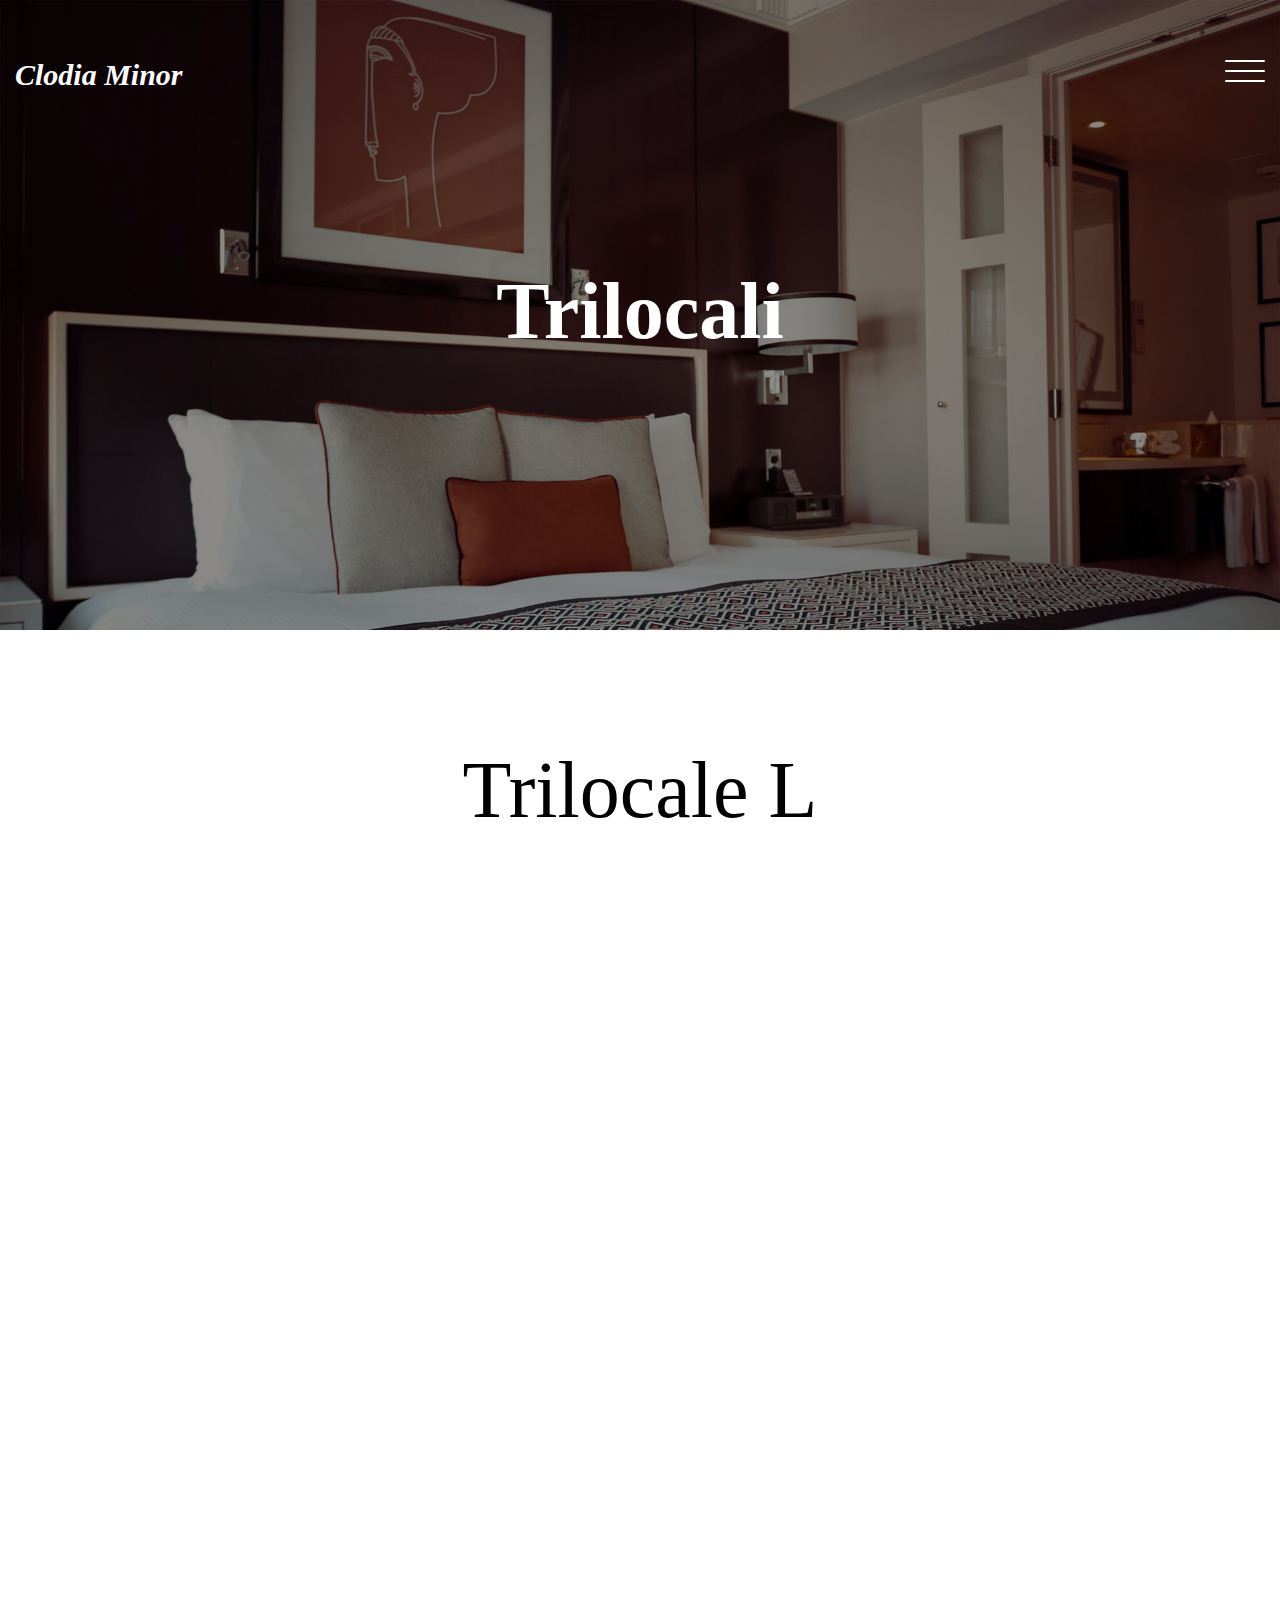
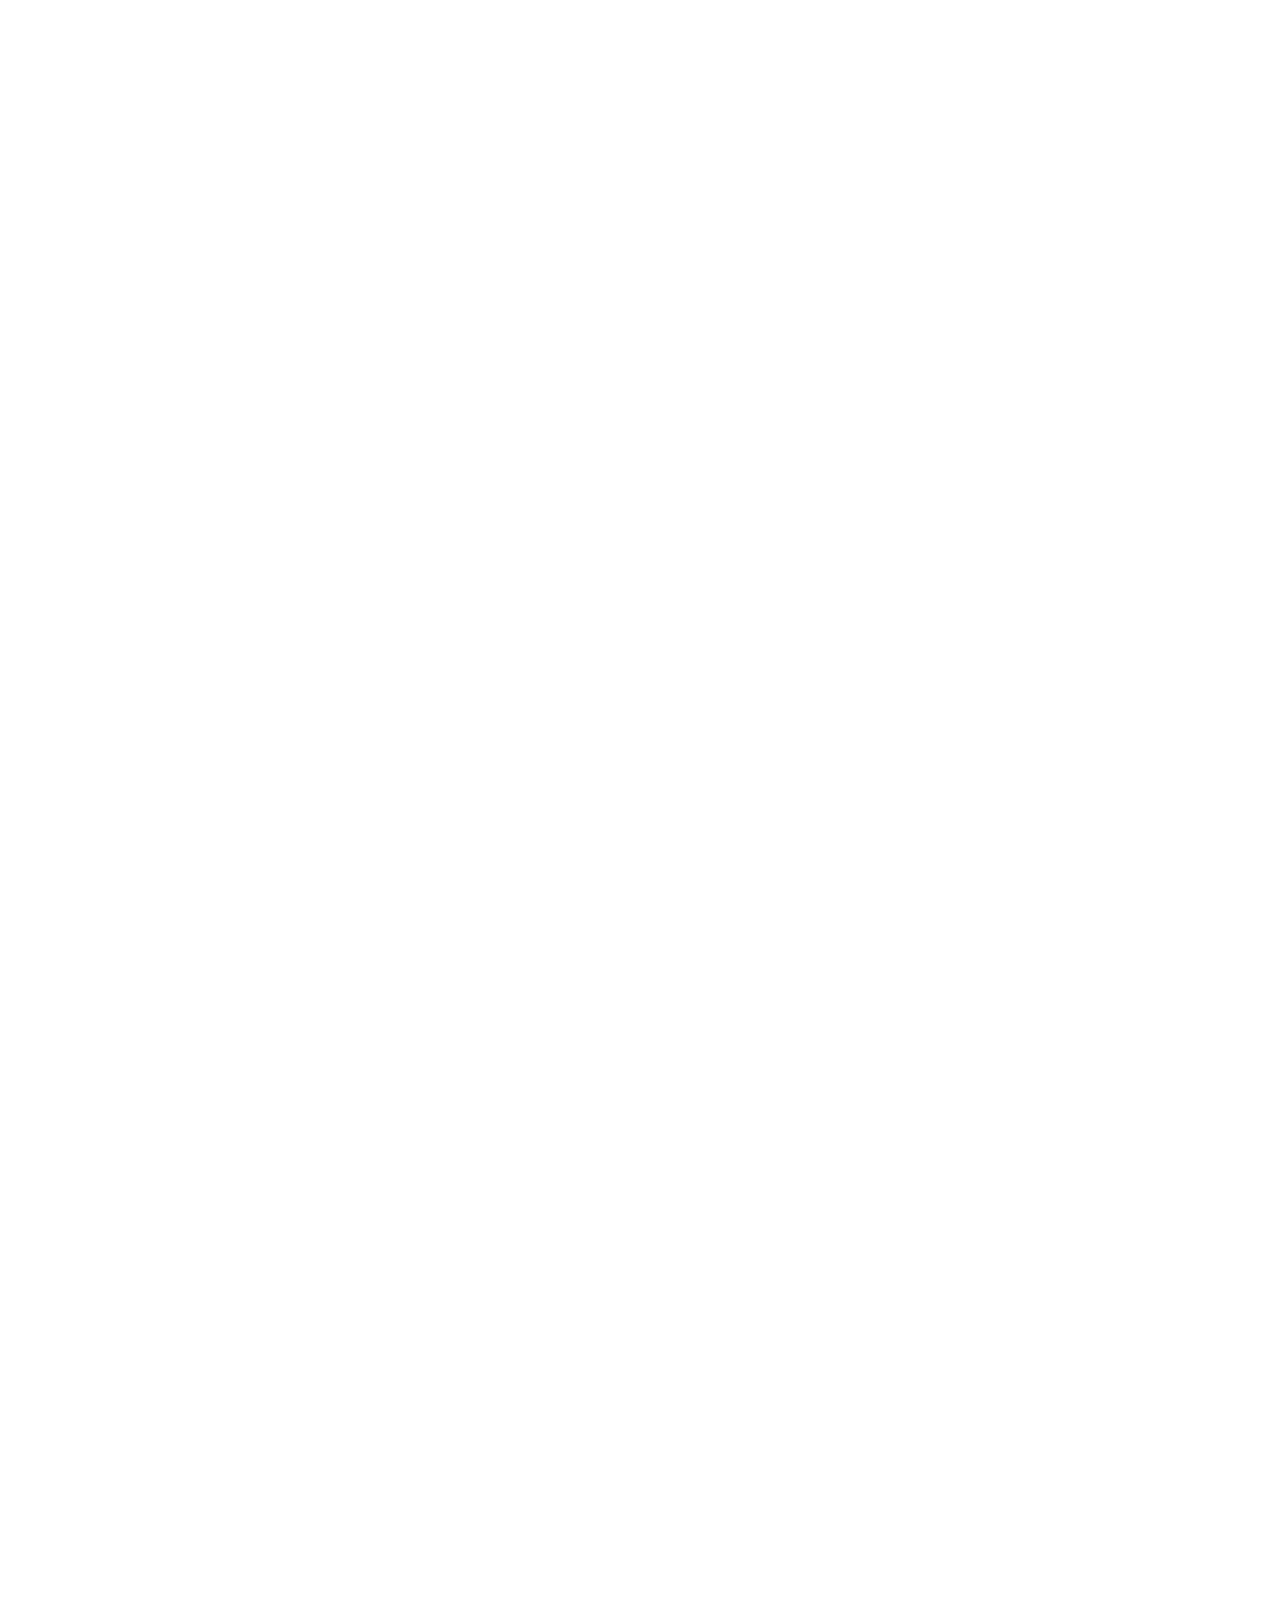
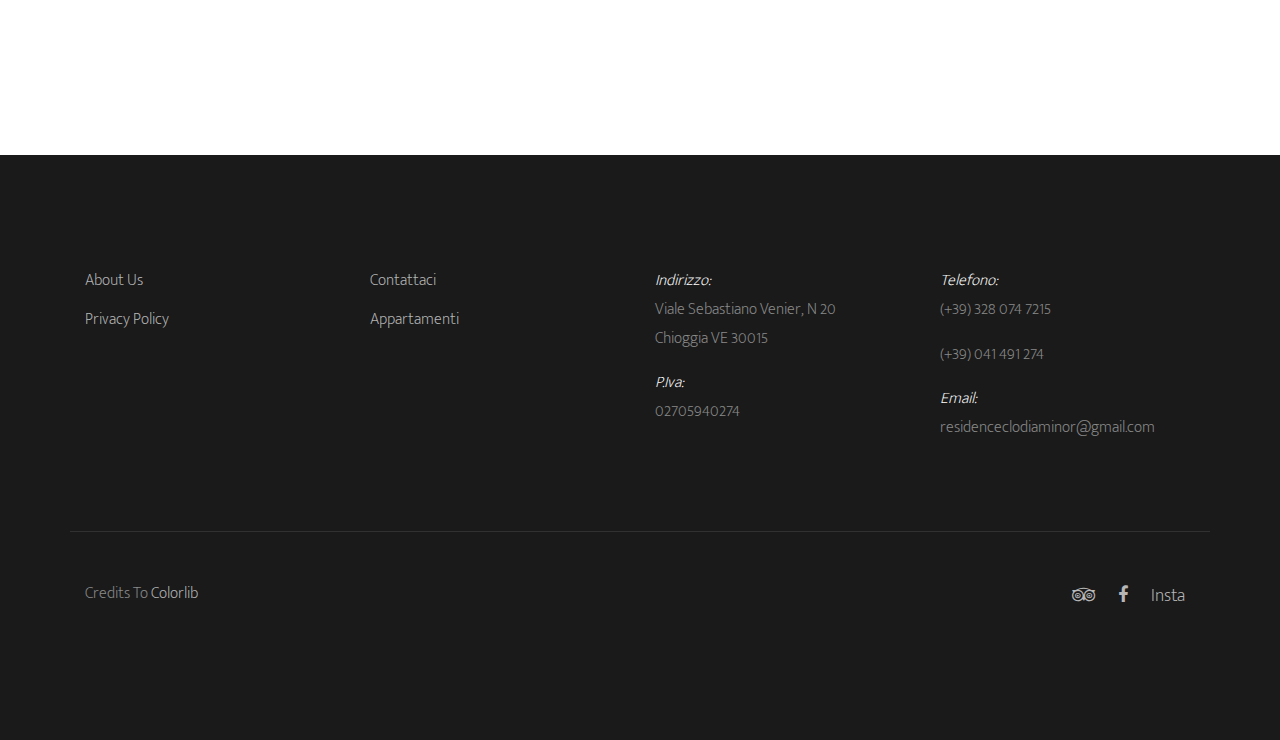
<file: trilocale.html>
<!doctype html>
<html lang="en">
  <head>
    <title>Clodia Minor</title>
    <meta charset="utf-8">
    <meta name="viewport" content="width=device-width, initial-scale=1, shrink-to-fit=no">

    <link href="https://fonts.googleapis.com/css?family=Mukta+Mahee:200,300,400|Playfair+Display:400,700" rel="stylesheet">

    <link rel="stylesheet" href="css/bootstrap.css">
    <link rel="stylesheet" href="css/animate.css">
    <link rel="stylesheet" href="css/owl.carousel.min.css">
    <link rel="stylesheet" href="css/aos.css">
    
    <link rel="stylesheet" href="fonts/ionicons/css/ionicons.min.css">
    <link rel="stylesheet" href="fonts/fontawesome/css/font-awesome.min.css">

    <!-- Theme Style -->
    <link rel="stylesheet" href="css/style.css">
  </head>
  <body>
    
    <header class="site-header">
      <div class="container-fluid">
        <div class="row">
          <div class="col-4 site-logo" data-aos="fade"><a href="index.html"><em>Clodia Minor</em></a></div>
          <div class="col-8">


            <div class="site-menu-toggle js-site-menu-toggle"  data-aos="fade">
              <span></span>
              <span></span>
              <span></span>
            </div>
            <!-- END menu-toggle -->

            <div class="site-navbar js-site-navbar">
              <nav role="navigation">
                <div class="container">
                  <div class="row full-height align-items-center">
                    <div class="col-md-6">
                      <ul class="list-unstyled menu">
                        <li><a href="index.html">Home</a></li>
                        <li><a href="hotel.html">Appartamenti</a></li>
                        <li><a href="about.html">About</a></li>
                        <li><a href="blog.html">Blog</a></li>
                        <li><a href="contact.html">Contattaci</a></li>
                      </ul>
                    </div>
                    <div class="col-md-6 extra-info">
                      <div class="row">
                        <div class="col-md-6 mb-5">
                          <h3>Contact Info</h3>
                          <p>Viale Sebastiano Venier, N 20 <br> Chioggia VE 30015</p>
                          <p>residenceclodiaminor@gmail.com</p>
                          <p>(+39) 328 074 7215</p>
                          <p>(+39) 041 491 274</p>
                          
                        </div>
                        <div class="col-md-6">
                          <h3>Connect With Us</h3>
                          <ul class="list-unstyled">
                            <li><a href="https://www.tripadvisor.it/Hotel_Review-g194738-d6599670-Reviews-Appartamenti_Clodia_Minor-Chioggia_Veneto.html">Tripadvisor</a></li>
                            <li><a href="https://www.facebook.com/clodiaminorflats/?locale=it_IT">Facebook</a></li>
                            <li><a href="https://www.instagram.com/clodiaminor?igsh=ZTRtb3BweGVtNGJh">Instagram</a></li>
                          </ul>
                        </div>
                      </div>
                    </div>
                  </div>
                </div>
              </nav>
            </div>
          </div>
        </div>
      </div>
    </header>
    <!-- END head -->

    <section class="site-hero overlay page-inside" style="background-image: url(img/hero_2.jpg)">
      <div class="container">
        <div class="row site-hero-inner justify-content-center align-items-center">
          <div class="col-md-10 text-center">
            <h1 class="heading" data-aos="fade-up">Trilocali</h1>
          </div>
        </div>
        <!-- <a href="#" class="scroll-down">Scroll Down</a> -->
      </div>
    </section>
    <!-- END section -->

    

    <section class="section slider-section">
      <div class="container">
        <div class="row justify-content-center text-center mb-5">
          <div class="col-md-8">
            <h2 class="heading" data-aos="fade-up">Trilocale L</h2>
            <p class="lead" data-aos="fade-up" data-aos-delay="100">camera da letto matrimoniale(con terzo letto o letto a castello aggiunto),
              camera singola o doppia,
              sala/cucina con divano letto,due terrazze abitabili con tende da sole vista mare,terzo o quarto piano.</p>
          </div>
        </div>
        <div class="row">
          <div class="col-md-12">
            <div class="home-slider major-caousel owl-carousel mb-5" data-aos="fade-up" data-aos-delay="200">
              <div class="slider-item">
                <img src="img/37stanza2.jpg" alt="Image placeholder" class="img-fluid">
              </div>
              <div class="slider-item">
                <img src="img/37stanzina.jpg" alt="Image placeholder" class="img-fluid">
              </div>
              <div class="slider-item">
                <img src="img/37soggiorno1.jpg" alt="Image placeholder" class="img-fluid">
              </div>
              <div class="slider-item">
                <img src="img/37bagno.jpg" alt="Image placeholder" class="img-fluid">
              </div>
              <div class="slider-item">
                <img src="img/37cucina.jpg" alt="Image placeholder" class="img-fluid">
              </div>
              <div class="slider-item">
                <img src="img/37vista2.jpg" alt="Image placeholder" class="img-fluid">
              </div>
            </div>
            <!-- END slider -->
          </div>

        
        </div>
      </div>
    </section>
    <section class="section slider-section">
        <div class="container">
          <div class="row justify-content-center text-center mb-5">
            <div class="col-md-8">
              <h2 class="heading" data-aos="fade-up">Trilocale G</h2>
              <p class="lead" data-aos="fade-up" data-aos-delay="100">due camere da letto matrimoniali e terzo letto ciascuna,
                sala/cucina con divano letto,
                due terrazze abitabili con tende da sole vista mare,terzo o quarto piano</p>
            </div>
          </div>
          <div class="row">
            <div class="col-md-12">
              <div class="home-slider major-caousel owl-carousel mb-5" data-aos="fade-up" data-aos-delay="200">
                <div class="slider-item">
                  <img src="img/45cucina.jpg" alt="Image placeholder" class="img-fluid">
                </div>
                <div class="slider-item">
                  <img src="img/45stanza.jpg" alt="Image placeholder" class="img-fluid">
                </div>
                <div class="slider-item">
                  <img src="img/45stanza2.jpg" alt="Image placeholder" class="img-fluid">
                </div>
                <div class="slider-item">
                  <img src="img/45corridoio.jpg" alt="Image placeholder" class="img-fluid">
                </div>
                <div class="slider-item">
                  <img src="img/45nome.jpg" alt="Image placeholder" class="img-fluid">
                </div>
                <div class="slider-item">
                  <img src="img/45vista.jpg" alt="Image placeholder" class="img-fluid">
                </div>
                <div class="slider-item">
                  <img src="img/45vista2.jpg" alt="Image placeholder" class="img-fluid">
                </div>
              </div>
              <!-- END slider -->
            </div>

          
          </div>
        </div>
      </section>    
    <!-- END section -->
    <!--

        <section class="section blog-post-entry bg-pattern">
      <div class="container">
        <div class="row justify-content-center text-center mb-5">
          <div class="col-md-8">
            <h2 class="heading" data-aos="fade-up">La Nostra Storia</h2>
            <p class="lead" data-aos="fade-up">Lorem ipsum dolor sit amet, consectetur adipisicing elit. In dolor, iusto doloremque quo odio repudiandae sunt eveniet? Enim facilis laborum voluptate id porro, culpa maiores quis, blanditiis laboriosam alias. Sed.
              Lorem ipsum dolor sit amet, consectetur adipisicing elit. In dolor, iusto doloremque quo odio repudiandae sunt eveniet? Enim facilis laborum voluptate id porro, culpa maiores quis, blanditiis laboriosam alias. Sed.
              Lorem ipsum dolor sit amet, consectetur adipisicing elit. In dolor, iusto doloremque quo odio repudiandae sunt eveniet? Enim facilis laborum voluptate id porro, culpa maiores quis, blanditiis laboriosam alias. Sed.
              Lorem ipsum dolor sit amet, consectetur adipisicing elit. In dolor, iusto doloremque quo odio repudiandae sunt eveniet? Enim facilis laborum voluptate id porro, culpa maiores quis, blanditiis laboriosam alias. Sed.
            </p>
          </div>
        </div>
        </div>
      </div>
    </section>


    -->
    
    <!--
    <section class="section blog-post-entry bg-pattern">
      <div class="container">
        <div class="row justify-content-center text-center mb-5">
          <div class="col-md-8">
            <h2 class="heading" data-aos="fade-up">Leadership</h2>
            <p class="lead" data-aos="fade-up">Lorem ipsum dolor sit amet, consectetur adipisicing elit. In dolor, iusto doloremque quo odio repudiandae sunt eveniet? Enim facilis laborum voluptate id porro, culpa maiores quis, blanditiis laboriosam alias. Sed.</p>
          </div>
        </div>
        <div class="row">
          <div class="col-lg-4 col-md-6 col-sm-6 col-12 post" data-aos="fade-up" data-aos-delay="100">

            <div class="media media-custom d-block mb-4">
              <a href="#" class="mb-4 d-block"><img src="img/person_3.jpg" alt="Image placeholder" class="img-fluid"></a>
              <div class="media-body">
                <span class="meta-post">CEO, Co-Founder</span>
                <h2 class="mt-0 mb-3"><a href="#">Vince Richardson</a></h2>
              </div>
            </div>

          </div>
          <div class="col-lg-4 col-md-6 col-sm-6 col-12 post" data-aos="fade-up" data-aos-delay="200">
            <div class="media media-custom d-block mb-4">
              <a href="#" class="mb-4 d-block"><img src="img/person_1.jpg" alt="Image placeholder" class="img-fluid"></a>
              <div class="media-body">
                <span class="meta-post">CTO, Co-Founder</span>
                <h2 class="mt-0 mb-3"><a href="#">Jean Love</a></h2>
              </div>
            </div>
          </div>
          <div class="col-lg-4 col-md-6 col-sm-6 col-12 post" data-aos="fade-up" data-aos-delay="300">
            <div class="media media-custom d-block mb-4">
              <a href="#" class="mb-4 d-block"><img src="img/person_2.jpg" alt="Image placeholder" class="img-fluid"></a>
              <div class="media-body">
                <span class="meta-post">Marketer, Co-Founder</span>
                <h2 class="mt-0 mb-3"><a href="#">Jeff Stark</a></h2>
              </div>
            </div>
          </div>

          <div class="col-lg-4 col-md-6 col-sm-6 col-12 post" data-aos="fade-up" data-aos-delay="100">

            <div class="media media-custom d-block mb-4">
              <a href="#" class="mb-4 d-block"><img src="img/person_3.jpg" alt="Image placeholder" class="img-fluid"></a>
              <div class="media-body">
                <span class="meta-post">CEO, Co-Founder</span>
                <h2 class="mt-0 mb-3"><a href="#">Vince Richardson</a></h2>
              </div>
            </div>

          </div>
          <div class="col-lg-4 col-md-6 col-sm-6 col-12 post" data-aos="fade-up" data-aos-delay="200">
            <div class="media media-custom d-block mb-4">
              <a href="#" class="mb-4 d-block"><img src="img/person_1.jpg" alt="Image placeholder" class="img-fluid"></a>
              <div class="media-body">
                <span class="meta-post">CTO, Co-Founder</span>
                <h2 class="mt-0 mb-3"><a href="#">Jean Love</a></h2>
              </div>
            </div>
          </div>
          <div class="col-lg-4 col-md-6 col-sm-6 col-12 post" data-aos="fade-up" data-aos-delay="300">
            <div class="media media-custom d-block mb-4">
              <a href="#" class="mb-4 d-block"><img src="img/person_2.jpg" alt="Image placeholder" class="img-fluid"></a>
              <div class="media-body">
                <span class="meta-post">Marketer, Co-Founder</span>
                <h2 class="mt-0 mb-3"><a href="#">Jeff Stark</a></h2>
              </div>
            </div>
          </div>
        </div>
      </div>
    </section>
    -->
    
    <footer class="section footer-section">
      <div class="container">
        <div class="row mb-4">
          <div class="col-md-3 mb-5">
            <ul class="list-unstyled link">
              <li><a href="about.html">About Us</a></li>
              <li><a href="https://www.termsfeed.com/live/c1cf9501-2e91-4ba8-89c2-b205d07258f9">Privacy Policy</a></li>

            </ul>
          </div>
          <div class="col-md-3 mb-5">
            <ul class="list-unstyled link">
              <li><a href="contact.html">Contattaci</a></li>
              <li><a href="hotel.html">Appartamenti</a></li>
            </ul>
          </div>
          <div class="col-md-3 mb-5 pr-md-5 contact-info">
            <p><span class="d-block">Indirizzo:</span> <span> Viale Sebastiano Venier, N 20 <br> Chioggia VE 30015</span></p>
            <p><span class="d-block">P.Iva:</span> <span> 02705940274</span></p>

          </div>
          <div class="col-md-3 mb-5 pr-md-5 contact-info">
            <p><span class="d-block">Telefono:</span> <span> (+39) 328 074 7215 </span> <p>(+39) 041 491 274</p></p>
            <p><span class="d-block">Email:</span> <span> residenceclodiaminor@gmail.com</span></p>

          </div>
        </div>
        <div class="row bordertop pt-5">
          <p class="col-md-6 text-left"><!-- Link back to Colorlib can't be removed. Template is licensed under CC BY 3.0. -->
          Credits To <a href="https://colorlib.com" target="_blank">Colorlib</a>
            <!-- Link back to Colorlib can't be removed. Template is licensed under CC BY 3.0. --></p>
            
          <p class="col-md-6 text-right social">
            <a href="https://www.tripadvisor.it/Hotel_Review-g194738-d6599670-Reviews-Appartamenti_Clodia_Minor-Chioggia_Veneto.html?m=19905"><span class="fa fa-tripadvisor"></span></a>
            <a href="https://www.facebook.com/clodiaminorflats/?locale=it_IT"><span class="fa fa-facebook"></span></a>
            <a href="https://www.instagram.com/clodiaminor?igsh=ZTRtb3BweGVtNGJh"><span> Insta</span></a>
          </p>
        </div>
      </div>
    </footer>
    
    <script src="js/jquery-3.2.1.min.js"></script>
    <script src="js/popper.min.js"></script>
    <script src="js/bootstrap.min.js"></script>
    <script src="js/owl.carousel.min.js"></script>
    <script src="js/jquery.waypoints.min.js"></script>
    <script src="js/aos.js"></script>
    <script src="js/main.js"></script>
  </body>
</html>
</file>
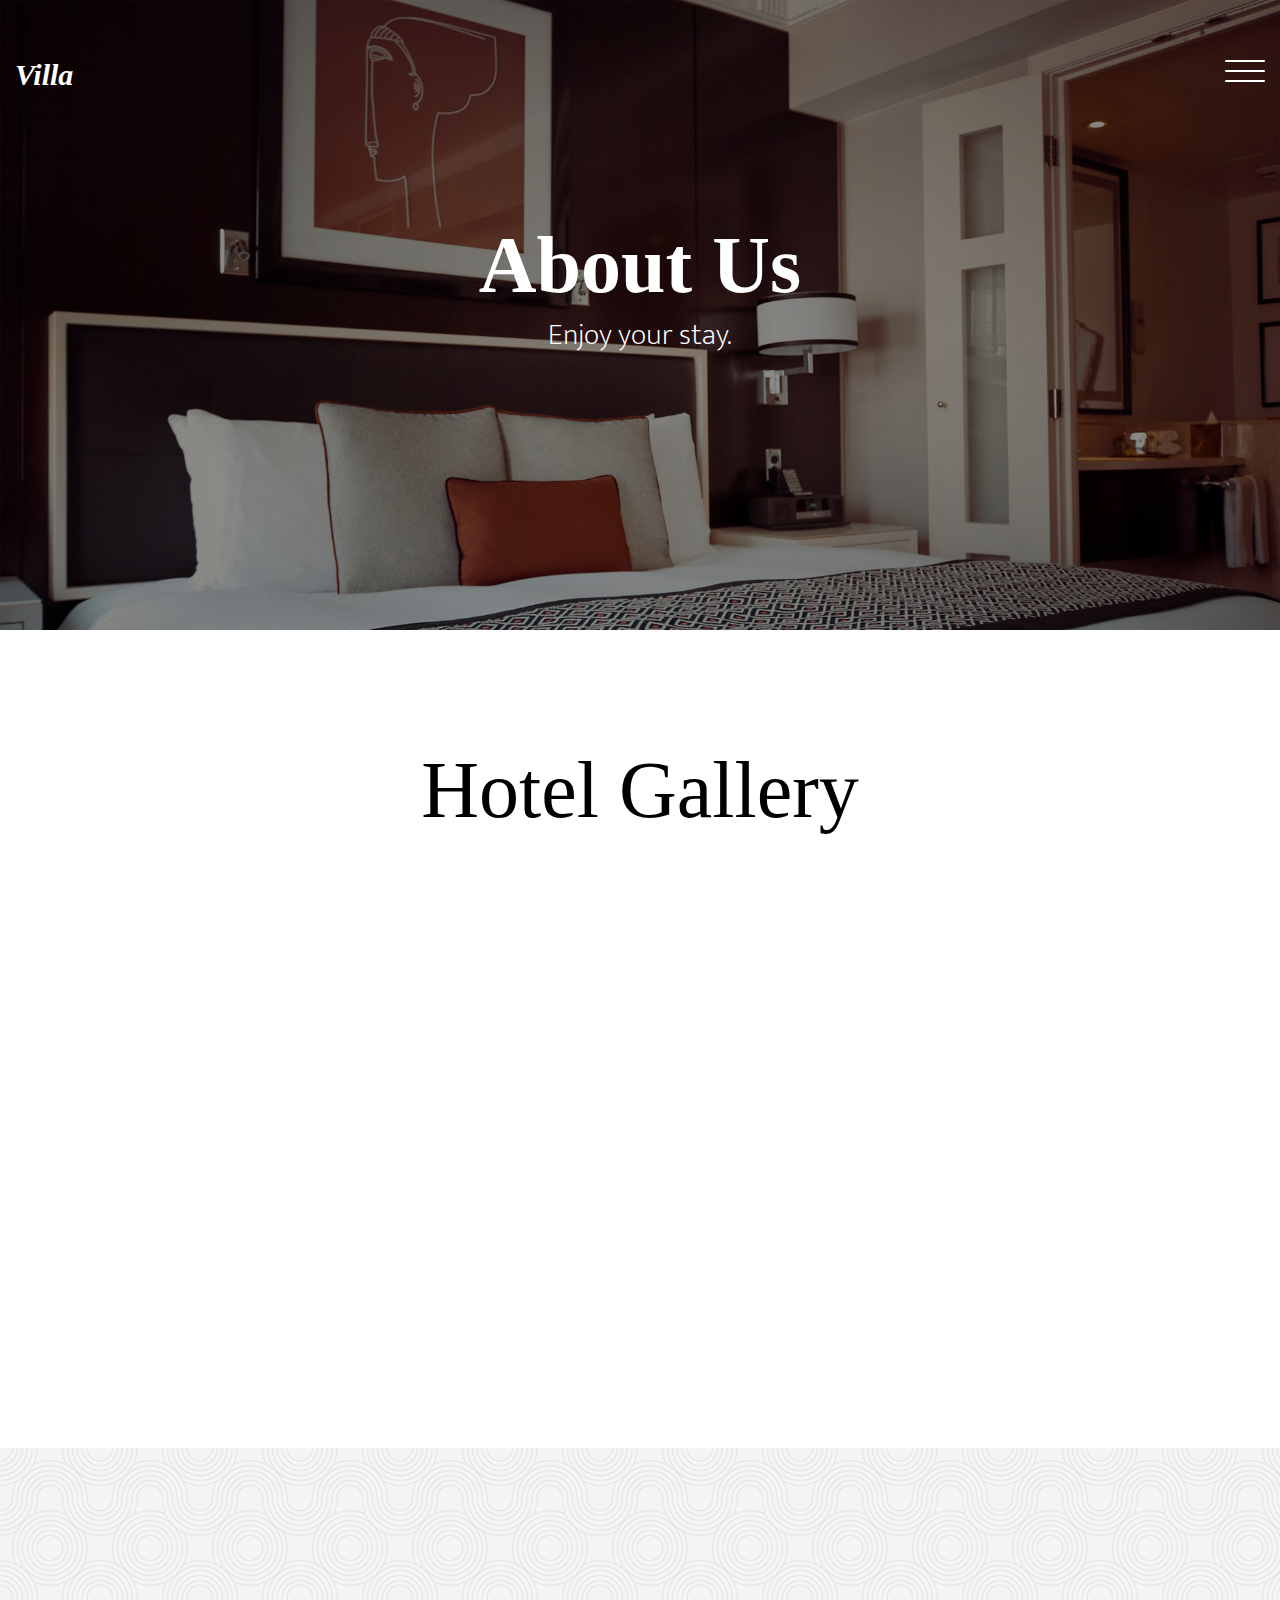
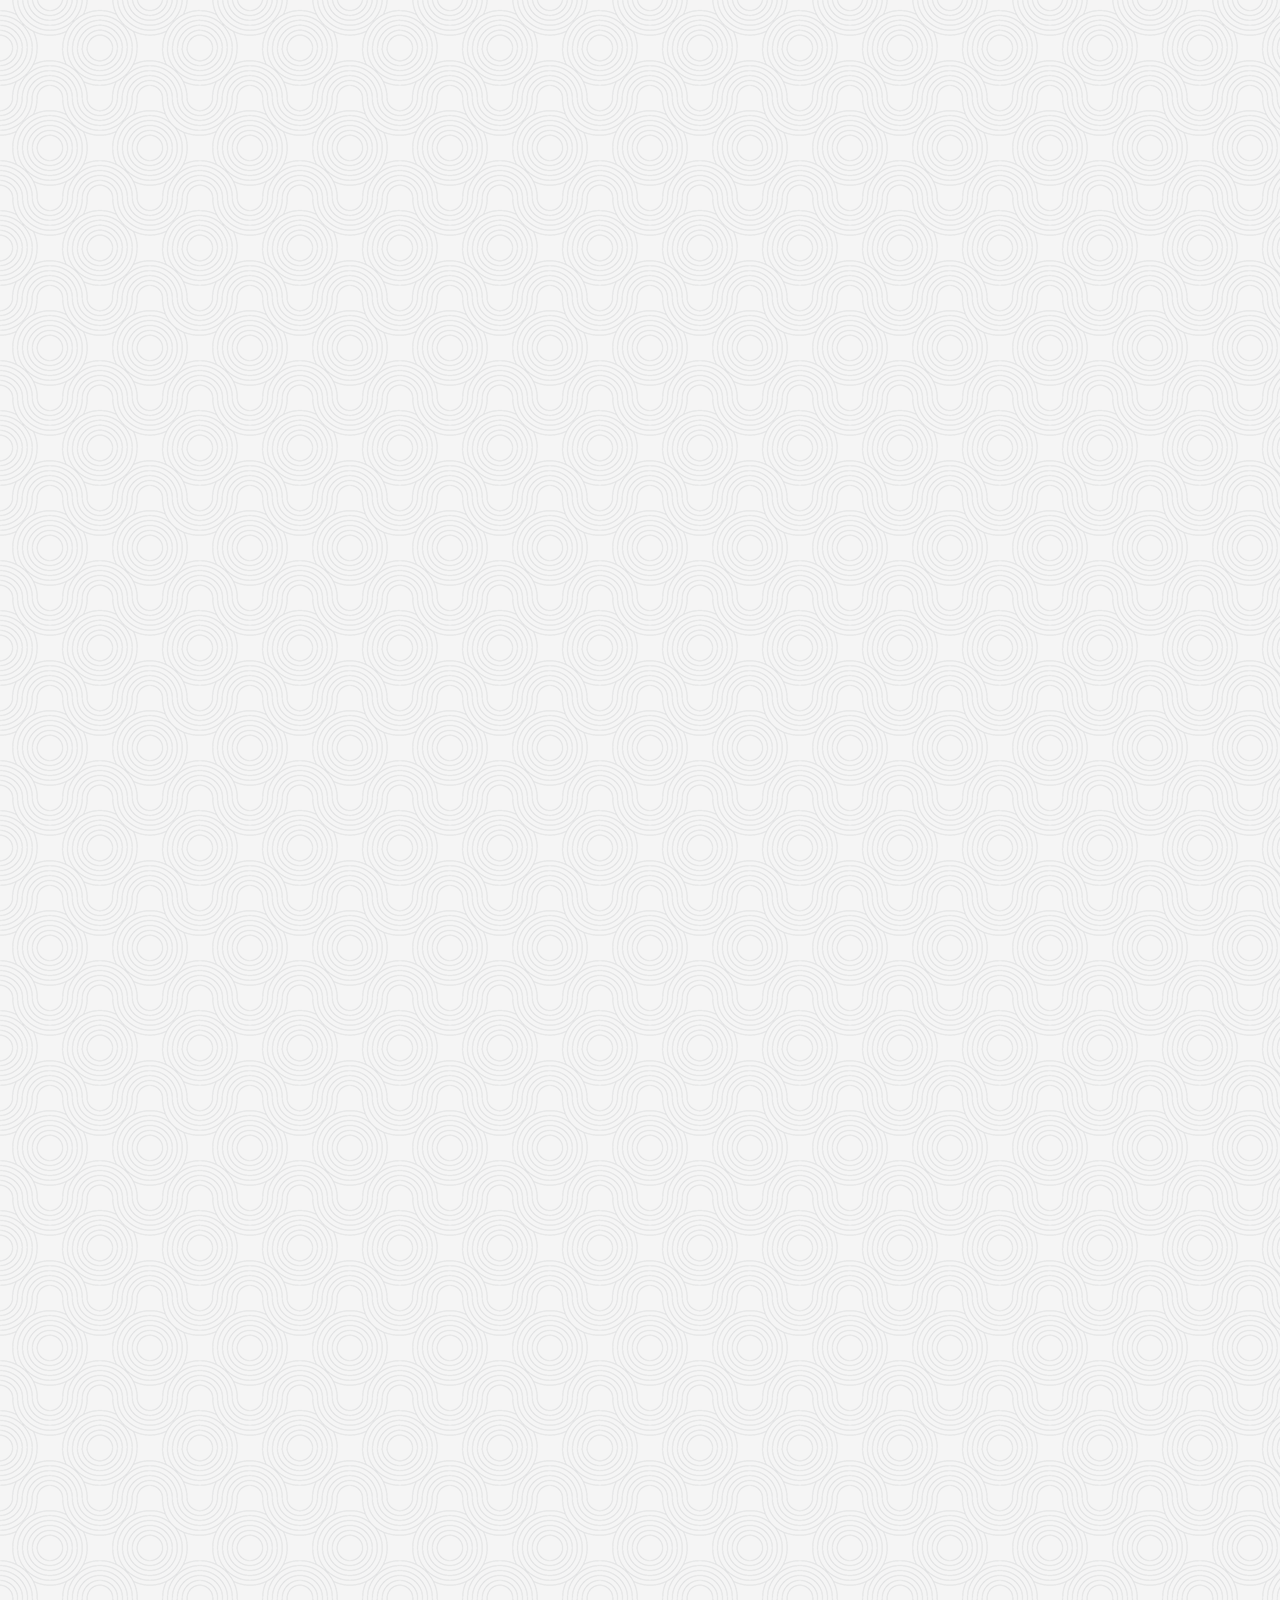
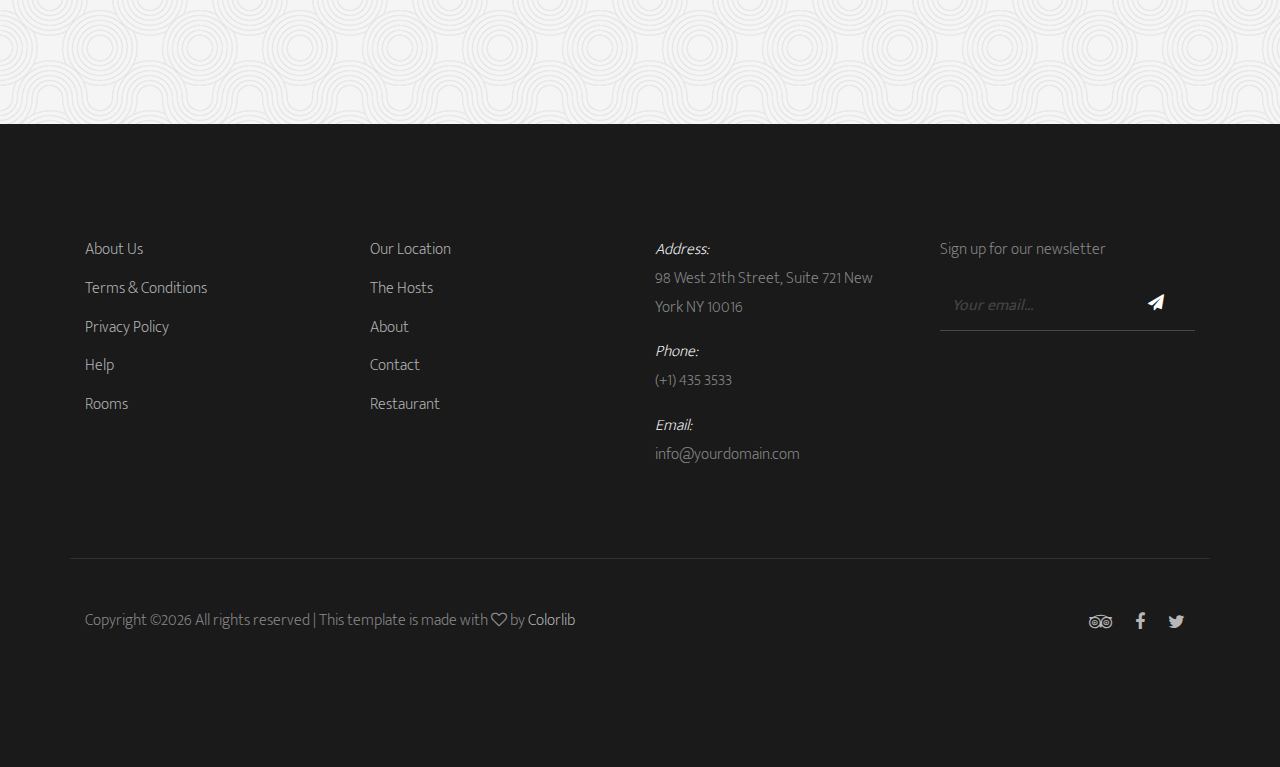
<file: ClodiaMinorSito/about.html>
<!doctype html>
<html lang="en">
  <head>
    <title>Colorlib Villa</title>
    <meta charset="utf-8">
    <meta name="viewport" content="width=device-width, initial-scale=1, shrink-to-fit=no">

    <link href="https://fonts.googleapis.com/css?family=Mukta+Mahee:200,300,400|Playfair+Display:400,700" rel="stylesheet">

    <link rel="stylesheet" href="css/bootstrap.css">
    <link rel="stylesheet" href="css/animate.css">
    <link rel="stylesheet" href="css/owl.carousel.min.css">
    <link rel="stylesheet" href="css/aos.css">
    
    <link rel="stylesheet" href="fonts/ionicons/css/ionicons.min.css">
    <link rel="stylesheet" href="fonts/fontawesome/css/font-awesome.min.css">

    <!-- Theme Style -->
    <link rel="stylesheet" href="css/style.css">
  </head>
  <body>
    
    <header class="site-header">
      <div class="container-fluid">
        <div class="row">
          <div class="col-4 site-logo" data-aos="fade"><a href="index.html"><em>Villa</em></a></div>
          <div class="col-8">


            <div class="site-menu-toggle js-site-menu-toggle"  data-aos="fade">
              <span></span>
              <span></span>
              <span></span>
            </div>
            <!-- END menu-toggle -->

            <div class="site-navbar js-site-navbar">
              <nav role="navigation">
                <div class="container">
                  <div class="row full-height align-items-center">
                    <div class="col-md-6">
                      <ul class="list-unstyled menu">
                        <li><a href="index.html">Home</a></li>
                        <li><a href="hotel.html">Hotel</a></li>
                        <li class="active"><a href="about.html">About</a></li>
                        <li><a href="blog.html">Blog</a></li>
                        <li><a href="contact.html">Contact</a></li>
                      </ul>
                    </div>
                    <div class="col-md-6 extra-info">
                      <div class="row">
                        <div class="col-md-6 mb-5">
                          <h3>Contact Info</h3>
                          <p>98 West 21th Street, Suite 721 <br> New York NY 10016</p>
                          <p>info@yourdomain.com</p>
                          <p>(+1) 435 3533</p>
                          
                        </div>
                        <div class="col-md-6">
                          <h3>Connect With Us</h3>
                          <ul class="list-unstyled">
                            <li><a href="#">Twitter</a></li>
                            <li><a href="#">Facebook</a></li>
                            <li><a href="#">Instagram</a></li>
                          </ul>
                        </div>
                      </div>
                    </div>
                  </div>
                </div>
              </nav>
            </div>
          </div>
        </div>
      </div>
    </header>
    <!-- END head -->

    <section class="site-hero overlay page-inside" style="background-image: url(img/hero_2.jpg)">
      <div class="container">
        <div class="row site-hero-inner justify-content-center align-items-center">
          <div class="col-md-10 text-center">
            <h1 class="heading" data-aos="fade-up">About Us</h1>
            <p class="sub-heading mb-5" data-aos="fade-up" data-aos-delay="100">Enjoy your stay.</p>
          </div>
        </div>
        <!-- <a href="#" class="scroll-down">Scroll Down</a> -->
      </div>
    </section>
    <!-- END section -->

    

    <section class="section slider-section">
      <div class="container">
        <div class="row justify-content-center text-center mb-5">
          <div class="col-md-8">
            <h2 class="heading" data-aos="fade-up">Hotel Gallery</h2>
            <p class="lead" data-aos="fade-up" data-aos-delay="100">Lorem ipsum dolor sit amet, consectetur adipisicing elit. In dolor, iusto doloremque quo odio repudiandae sunt eveniet? Enim facilis laborum voluptate id porro, culpa maiores quis, blanditiis laboriosam alias. Sed.</p>
          </div>
        </div>
        <div class="row">
          <div class="col-md-12">
            <div class="home-slider major-caousel owl-carousel mb-5" data-aos="fade-up" data-aos-delay="200">
              <div class="slider-item">
                <img src="img/slider-1.jpg" alt="Image placeholder" class="img-fluid">
              </div>
              <div class="slider-item">
                <img src="img/slider-2.jpg" alt="Image placeholder" class="img-fluid">
              </div>
              <div class="slider-item">
                <img src="img/slider-3.jpg" alt="Image placeholder" class="img-fluid">
              </div>
              <div class="slider-item">
                <img src="img/slider-4.jpg" alt="Image placeholder" class="img-fluid">
              </div>
              <div class="slider-item">
                <img src="img/slider-5.jpg" alt="Image placeholder" class="img-fluid">
              </div>
              <div class="slider-item">
                <img src="img/slider-6.jpg" alt="Image placeholder" class="img-fluid">
              </div>
            </div>
            <!-- END slider -->
          </div>

          <div class="col-md-12 text-center"><a href="#" class="">View More Photos</a></div>
        
        </div>
      </div>
    </section>
    <!-- END section -->
    
    <section class="section blog-post-entry bg-pattern">
      <div class="container">
        <div class="row justify-content-center text-center mb-5">
          <div class="col-md-8">
            <h2 class="heading" data-aos="fade-up">Leadership</h2>
            <p class="lead" data-aos="fade-up">Lorem ipsum dolor sit amet, consectetur adipisicing elit. In dolor, iusto doloremque quo odio repudiandae sunt eveniet? Enim facilis laborum voluptate id porro, culpa maiores quis, blanditiis laboriosam alias. Sed.</p>
          </div>
        </div>
        <div class="row">
          <div class="col-lg-4 col-md-6 col-sm-6 col-12 post" data-aos="fade-up" data-aos-delay="100">

            <div class="media media-custom d-block mb-4">
              <a href="#" class="mb-4 d-block"><img src="img/person_3.jpg" alt="Image placeholder" class="img-fluid"></a>
              <div class="media-body">
                <span class="meta-post">CEO, Co-Founder</span>
                <h2 class="mt-0 mb-3"><a href="#">Vince Richardson</a></h2>
              </div>
            </div>

          </div>
          <div class="col-lg-4 col-md-6 col-sm-6 col-12 post" data-aos="fade-up" data-aos-delay="200">
            <div class="media media-custom d-block mb-4">
              <a href="#" class="mb-4 d-block"><img src="img/person_1.jpg" alt="Image placeholder" class="img-fluid"></a>
              <div class="media-body">
                <span class="meta-post">CTO, Co-Founder</span>
                <h2 class="mt-0 mb-3"><a href="#">Jean Love</a></h2>
              </div>
            </div>
          </div>
          <div class="col-lg-4 col-md-6 col-sm-6 col-12 post" data-aos="fade-up" data-aos-delay="300">
            <div class="media media-custom d-block mb-4">
              <a href="#" class="mb-4 d-block"><img src="img/person_2.jpg" alt="Image placeholder" class="img-fluid"></a>
              <div class="media-body">
                <span class="meta-post">Marketer, Co-Founder</span>
                <h2 class="mt-0 mb-3"><a href="#">Jeff Stark</a></h2>
              </div>
            </div>
          </div>

          <div class="col-lg-4 col-md-6 col-sm-6 col-12 post" data-aos="fade-up" data-aos-delay="100">

            <div class="media media-custom d-block mb-4">
              <a href="#" class="mb-4 d-block"><img src="img/person_3.jpg" alt="Image placeholder" class="img-fluid"></a>
              <div class="media-body">
                <span class="meta-post">CEO, Co-Founder</span>
                <h2 class="mt-0 mb-3"><a href="#">Vince Richardson</a></h2>
              </div>
            </div>

          </div>
          <div class="col-lg-4 col-md-6 col-sm-6 col-12 post" data-aos="fade-up" data-aos-delay="200">
            <div class="media media-custom d-block mb-4">
              <a href="#" class="mb-4 d-block"><img src="img/person_1.jpg" alt="Image placeholder" class="img-fluid"></a>
              <div class="media-body">
                <span class="meta-post">CTO, Co-Founder</span>
                <h2 class="mt-0 mb-3"><a href="#">Jean Love</a></h2>
              </div>
            </div>
          </div>
          <div class="col-lg-4 col-md-6 col-sm-6 col-12 post" data-aos="fade-up" data-aos-delay="300">
            <div class="media media-custom d-block mb-4">
              <a href="#" class="mb-4 d-block"><img src="img/person_2.jpg" alt="Image placeholder" class="img-fluid"></a>
              <div class="media-body">
                <span class="meta-post">Marketer, Co-Founder</span>
                <h2 class="mt-0 mb-3"><a href="#">Jeff Stark</a></h2>
              </div>
            </div>
          </div>
        </div>
      </div>
    </section>
    <footer class="section footer-section">
      <div class="container">
        <div class="row mb-4">
          <div class="col-md-3 mb-5">
            <ul class="list-unstyled link">
              <li><a href="#">About Us</a></li>
              <li><a href="#">Terms &amp; Conditions</a></li>
              <li><a href="#">Privacy Policy</a></li>
              <li><a href="#">Help</a></li>
             <li><a href="#">Rooms</a></li>
            </ul>
          </div>
          <div class="col-md-3 mb-5">
            <ul class="list-unstyled link">
              <li><a href="#">Our Location</a></li>
              <li><a href="#">The Hosts</a></li>
              <li><a href="#">About</a></li>
              <li><a href="#">Contact</a></li>
              <li><a href="#">Restaurant</a></li>
            </ul>
          </div>
          <div class="col-md-3 mb-5 pr-md-5 contact-info">
            <p><span class="d-block">Address:</span> <span> 98 West 21th Street, Suite 721 New York NY 10016</span></p>
            <p><span class="d-block">Phone:</span> <span> (+1) 435 3533</span></p>
            <p><span class="d-block">Email:</span> <span> info@yourdomain.com</span></p>
          </div>
          <div class="col-md-3 mb-5">
            <p>Sign up for our newsletter</p>
            <form action="#" class="footer-newsletter">
              <div class="form-group">
                <input type="email" class="form-control" placeholder="Your email...">
                <button type="submit" class="btn"><span class="fa fa-paper-plane"></span></button>
              </div>
            </form>
          </div>
        </div>
        <div class="row bordertop pt-5">
          <p class="col-md-6 text-left"><!-- Link back to Colorlib can't be removed. Template is licensed under CC BY 3.0. -->
Copyright &copy;<script>document.write(new Date().getFullYear());</script> All rights reserved | This template is made with <i class="fa fa-heart-o" aria-hidden="true"></i> by <a href="https://colorlib.com" target="_blank">Colorlib</a>
<!-- Link back to Colorlib can't be removed. Template is licensed under CC BY 3.0. --></p>
            
          <p class="col-md-6 text-right social">
            <a href="#"><span class="fa fa-tripadvisor"></span></a>
            <a href="#"><span class="fa fa-facebook"></span></a>
            <a href="#"><span class="fa fa-twitter"></span></a>
          </p>
        </div>
      </div>
    </footer>
    
    <script src="js/jquery-3.2.1.min.js"></script>
    <script src="js/popper.min.js"></script>
    <script src="js/bootstrap.min.js"></script>
    <script src="js/owl.carousel.min.js"></script>
    <script src="js/jquery.waypoints.min.js"></script>
    <script src="js/aos.js"></script>
    <script src="js/main.js"></script>
  </body>
</html>
</file>
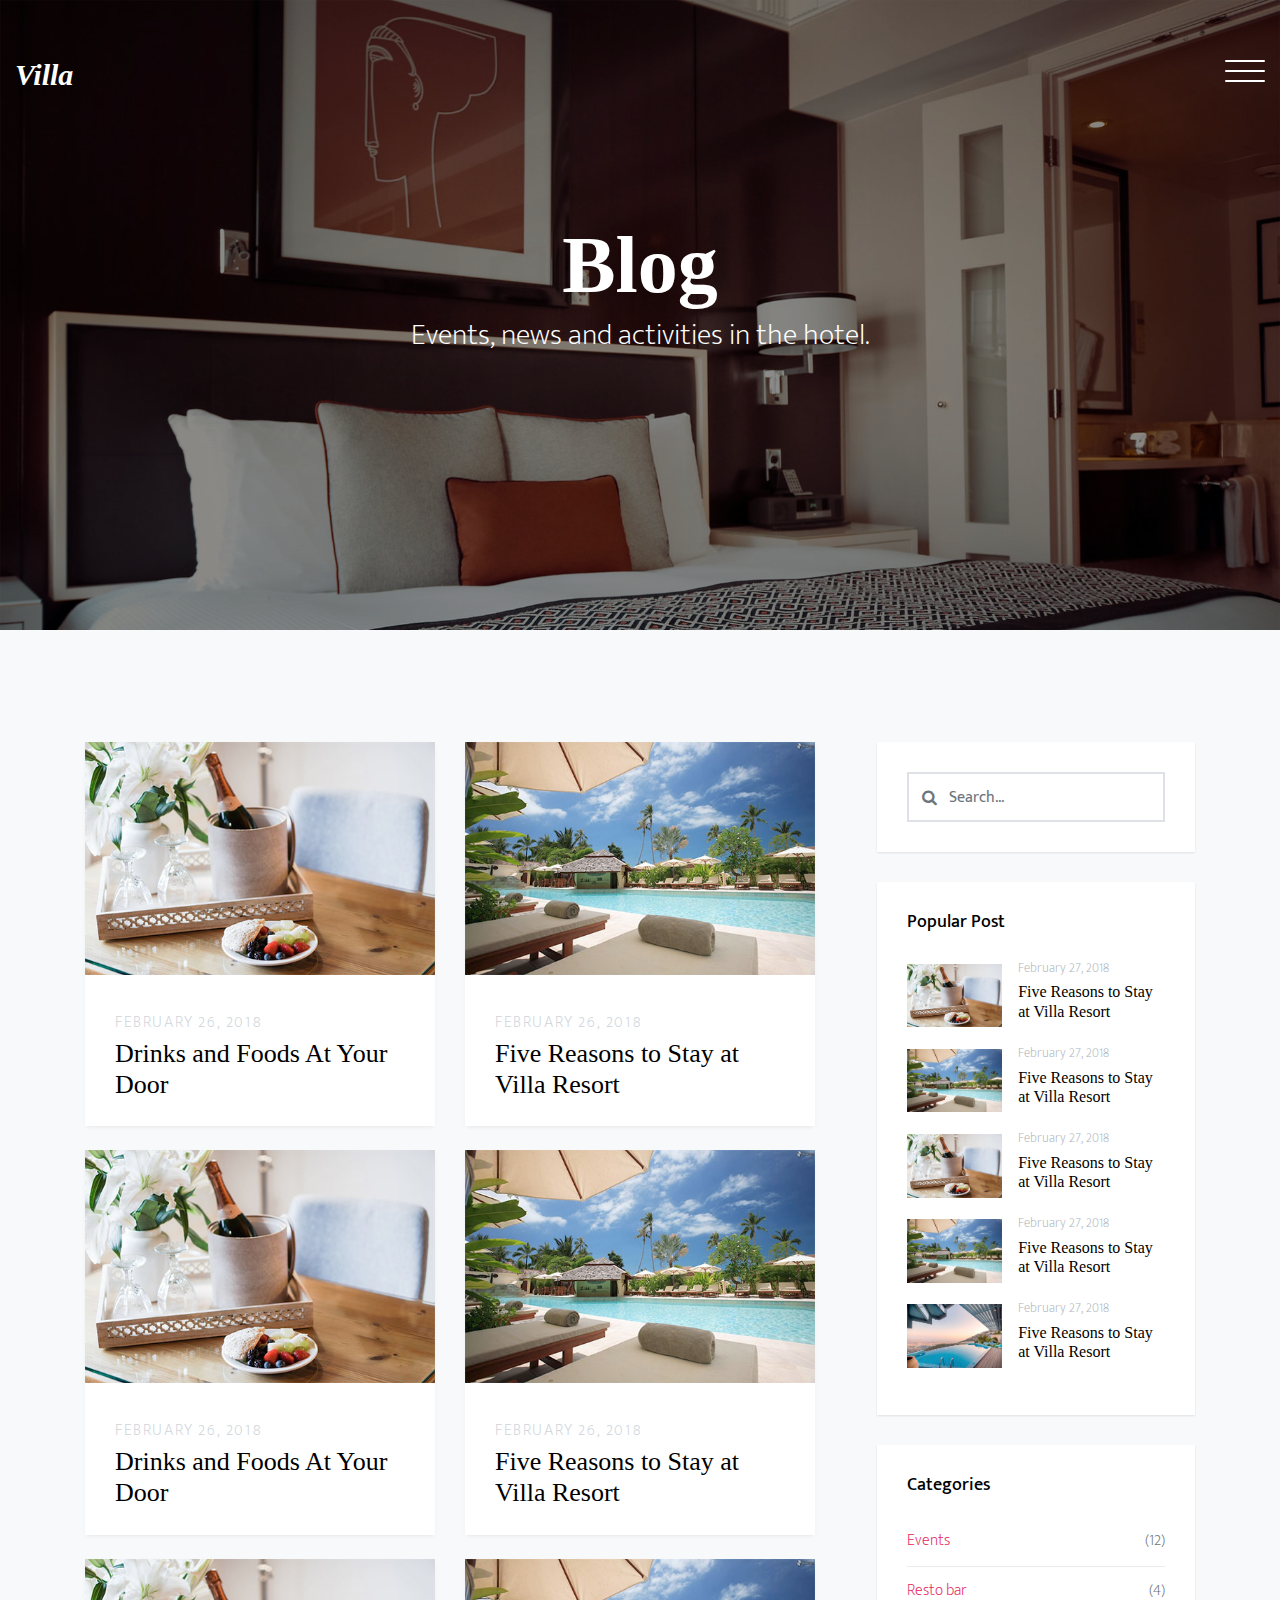
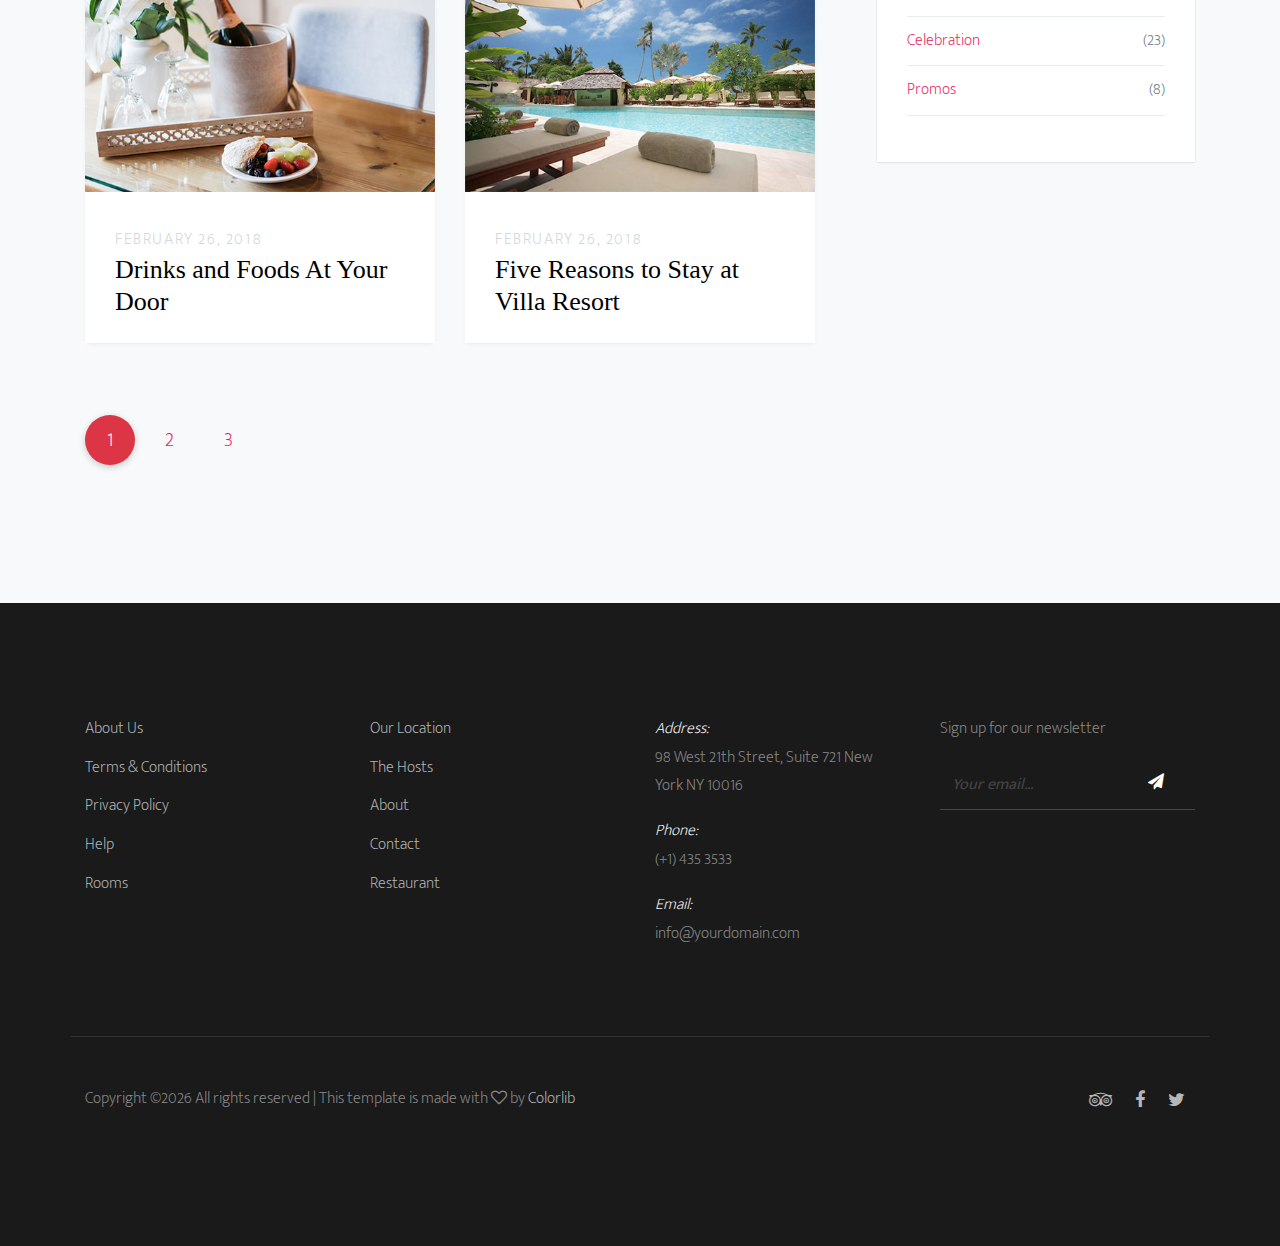
<file: ClodiaMinorSito/blog.html>
<!doctype html>
<html lang="en">
  <head>
    <title>Colorlib Villa</title>
    <meta charset="utf-8">
    <meta name="viewport" content="width=device-width, initial-scale=1, shrink-to-fit=no">

    <link href="https://fonts.googleapis.com/css?family=Mukta+Mahee:200,300,400|Playfair+Display:400,700" rel="stylesheet">

    <link rel="stylesheet" href="css/bootstrap.css">
    <link rel="stylesheet" href="css/animate.css">
    <link rel="stylesheet" href="css/owl.carousel.min.css">
    <link rel="stylesheet" href="css/aos.css">
    
    <link rel="stylesheet" href="fonts/ionicons/css/ionicons.min.css">
    <link rel="stylesheet" href="fonts/fontawesome/css/font-awesome.min.css">

    <!-- Theme Style -->
    <link rel="stylesheet" href="css/style.css">
  </head>
  <body>
    
    <header class="site-header">
      <div class="container-fluid">
        <div class="row">
          <div class="col-4 site-logo" data-aos="fade"><a href="index.html"><em>Villa</em></a></div>
          <div class="col-8">


            <div class="site-menu-toggle js-site-menu-toggle"  data-aos="fade">
              <span></span>
              <span></span>
              <span></span>
            </div>
            <!-- END menu-toggle -->

            <div class="site-navbar js-site-navbar">
              <nav role="navigation">
                <div class="container">
                  <div class="row full-height align-items-center">
                    <div class="col-md-6">
                      <ul class="list-unstyled menu">
                        <li><a href="index.html">Home</a></li>
                        <li><a href="hotel.html">Hotel</a></li>
                        <li><a href="about.html">About</a></li>
                        <li class="active"><a href="blog.html">Blog</a></li>
                        <li><a href="contact.html">Contact</a></li>
                      </ul>
                    </div>
                    <div class="col-md-6 extra-info">
                      <div class="row">
                        <div class="col-md-6 mb-5">
                          <h3>Contact Info</h3>
                          <p>98 West 21th Street, Suite 721 <br> New York NY 10016</p>
                          <p>info@yourdomain.com</p>
                          <p>(+1) 435 3533</p>
                          
                        </div>
                        <div class="col-md-6">
                          <h3>Connect With Us</h3>
                          <ul class="list-unstyled">
                            <li><a href="#">Twitter</a></li>
                            <li><a href="#">Facebook</a></li>
                            <li><a href="#">Instagram</a></li>
                          </ul>
                        </div>
                      </div>
                    </div>
                  </div>
                </div>
              </nav>
            </div>
          </div>
        </div>
      </div>
    </header>
    <!-- END head -->

    <section class="site-hero overlay page-inside" style="background-image: url(img/hero_2.jpg)">
      <div class="container">
        <div class="row site-hero-inner justify-content-center align-items-center">
          <div class="col-md-10 text-center">
            <h1 class="heading" data-aos="fade-up">Blog</h1>
            <p class="sub-heading mb-5" data-aos="fade-up" data-aos-delay="100">Events, news and activities in the hotel.</p>
          </div>
        </div>
        <!-- <a href="#" class="scroll-down">Scroll Down</a> -->
      </div>
    </section>
    <!-- END section -->

    
    <section class="section bg-light post">
      <div class="container">
        <div class="row">
          <div class="col-md-8">
            <div class="row mb-5">
              <div class="col-md-6">
                <div class="media media-custom d-block mb-4">
                  <a href="#" class="mb-4 d-block"><img src="img/img_1.jpg" alt="Image placeholder" class="img-fluid"></a>
                  <div class="media-body">
                    <span class="meta-post">February 26, 2018</span>
                    <h2 class="mt-0 mb-3"><a href="#">Drinks and Foods At Your Door</a></h2>
                  </div>
                </div>
              </div>
              <div class="col-md-6">
                 <div class="media media-custom d-block mb-4">
                  <a href="#" class="mb-4 d-block"><img src="img/img_2.jpg" alt="Image placeholder" class="img-fluid"></a>
                  <div class="media-body">
                    <span class="meta-post">February 26, 2018</span>
                    <h2 class="mt-0 mb-3"><a href="#">Five Reasons to Stay at Villa Resort</a></h2>
                  </div>
                </div>
              </div>


              <div class="col-md-6">
                <div class="media media-custom d-block mb-4">
                  <a href="#" class="mb-4 d-block"><img src="img/img_1.jpg" alt="Image placeholder" class="img-fluid"></a>
                  <div class="media-body">
                    <span class="meta-post">February 26, 2018</span>
                    <h2 class="mt-0 mb-3"><a href="#">Drinks and Foods At Your Door</a></h2>
                  </div>
                </div>
              </div>
              <div class="col-md-6">
                 <div class="media media-custom d-block mb-4">
                  <a href="#" class="mb-4 d-block"><img src="img/img_2.jpg" alt="Image placeholder" class="img-fluid"></a>
                  <div class="media-body">
                    <span class="meta-post">February 26, 2018</span>
                    <h2 class="mt-0 mb-3"><a href="#">Five Reasons to Stay at Villa Resort</a></h2>
                  </div>
                </div>
              </div>


              <div class="col-md-6">
                <div class="media media-custom d-block mb-4">
                  <a href="#" class="mb-4 d-block"><img src="img/img_1.jpg" alt="Image placeholder" class="img-fluid"></a>
                  <div class="media-body">
                    <span class="meta-post">February 26, 2018</span>
                    <h2 class="mt-0 mb-3"><a href="#">Drinks and Foods At Your Door</a></h2>
                  </div>
                </div>
              </div>
              <div class="col-md-6">
                 <div class="media media-custom d-block mb-4">
                  <a href="#" class="mb-4 d-block"><img src="img/img_2.jpg" alt="Image placeholder" class="img-fluid"></a>
                  <div class="media-body">
                    <span class="meta-post">February 26, 2018</span>
                    <h2 class="mt-0 mb-3"><a href="#">Five Reasons to Stay at Villa Resort</a></h2>
                  </div>
                </div>
              </div>


            </div>

            <div class="row">
              <div class="col-md-12">
                <nav role="navigation">
                  <ul class="pagination custom-pagination pagination-lg">
                    <li class="page-item active">
                      <a class="page-link" href="#">1</a>
                    </li>
                    <li class="page-item ">
                      <a class="page-link " href="#">2</a>
                    </li>
                    <li class="page-item ">
                      <a class="page-link" href="#">3</a>
                    </li>
                  </ul>
                </nav>
              </div>
            </div>
          </div>
          <!-- END content -->
          <div class="col-md-4">
            <div class="row">

              <div class="col-md-11 ml-auto">


                <form action="#" class="sidebar-search">
                  <div class="form-group">
                    <span class="fa fa-search icon-search"></span>
                    <input type="text" class="form-control search-input"  placeholder="Search...">
                  </div>
                </form>    

                <div class="side-box">
                  <h2 class="heading">Popular Post</h2>
                  <ul class="post-list list-unstyled">
                    <li>
                      <a href="#" class="d-flex">
                        <span class="mr-3 image"><img src="img/img_1.jpg" alt="Image placeholder" class="img-fluid"></span>
                        <div>
                          <span class="meta">February 27, 2018</span>
                          <h3>Five Reasons to Stay at Villa Resort</h3>
                        </div>
                      </a>
                    </li>  
                    <li>
                      <a href="#" class="d-flex">
                        <span class="mr-3 image"><img src="img/img_2.jpg" alt="Image placeholder" class="img-fluid"></span>
                        <div>
                          <span class="meta">February 27, 2018</span>
                          <h3>Five Reasons to Stay at Villa Resort</h3>
                        </div>
                      </a>
                    </li>  
                    
                    <li>
                      <a href="#" class="d-flex">
                        <span class="mr-3 image"><img src="img/img_1.jpg" alt="Image placeholder" class="img-fluid"></span>
                        <div>
                          <span class="meta">February 27, 2018</span>
                          <h3>Five Reasons to Stay at Villa Resort</h3>
                        </div>
                      </a>
                    </li>  
                    <li>
                      <a href="#" class="d-flex">
                        <span class="mr-3 image"><img src="img/img_2.jpg" alt="Image placeholder" class="img-fluid"></span>
                        <div>
                          <span class="meta">February 27, 2018</span>
                          <h3>Five Reasons to Stay at Villa Resort</h3>
                        </div>
                      </a>
                    </li>  
                    <li>
                      <a href="#" class="d-flex">
                        <span class="mr-3 image"><img src="img/img_3.jpg" alt="Image placeholder" class="img-fluid"></span>
                        <div>
                          <span class="meta">February 27, 2018</span>
                          <h3>Five Reasons to Stay at Villa Resort</h3>
                        </div>
                      </a>
                    </li>  
                  </ul>
                </div>

                <div class="side-box">
                  <h2 class="heading">Categories</h2>
                  <ul class="post-categories list-unstyled">
                    <li><a href="#">Events <span class="count">(12)</span></a></li>
                    <li><a href="#">Resto bar <span class="count">(4)</span></a></li>
                    <li><a href="#">Celebration <span class="count">(23)</span></a></li>
                    <li><a href="#">Promos <span class="count">(8)</span></a></li>
                  </ul>
                </div>

              </div>
              

             

            </div>
            
          </div>
        </div>
      </div>
    </section>
    <footer class="section footer-section">
      <div class="container">
        <div class="row mb-4">
          <div class="col-md-3 mb-5">
            <ul class="list-unstyled link">
              <li><a href="#">About Us</a></li>
              <li><a href="#">Terms &amp; Conditions</a></li>
              <li><a href="#">Privacy Policy</a></li>
              <li><a href="#">Help</a></li>
             <li><a href="#">Rooms</a></li>
            </ul>
          </div>
          <div class="col-md-3 mb-5">
            <ul class="list-unstyled link">
              <li><a href="#">Our Location</a></li>
              <li><a href="#">The Hosts</a></li>
              <li><a href="#">About</a></li>
              <li><a href="#">Contact</a></li>
              <li><a href="#">Restaurant</a></li>
            </ul>
          </div>
          <div class="col-md-3 mb-5 pr-md-5 contact-info">
            <p><span class="d-block">Address:</span> <span> 98 West 21th Street, Suite 721 New York NY 10016</span></p>
            <p><span class="d-block">Phone:</span> <span> (+1) 435 3533</span></p>
            <p><span class="d-block">Email:</span> <span> info@yourdomain.com</span></p>
          </div>
          <div class="col-md-3 mb-5">
            <p>Sign up for our newsletter</p>
            <form action="#" class="footer-newsletter">
              <div class="form-group">
                <input type="email" class="form-control" placeholder="Your email...">
                <button type="submit" class="btn"><span class="fa fa-paper-plane"></span></button>
              </div>
            </form>
          </div>
        </div>
        <div class="row bordertop pt-5">
          <p class="col-md-6 text-left"><!-- Link back to Colorlib can't be removed. Template is licensed under CC BY 3.0. -->
Copyright &copy;<script>document.write(new Date().getFullYear());</script> All rights reserved | This template is made with <i class="fa fa-heart-o" aria-hidden="true"></i> by <a href="https://colorlib.com" target="_blank">Colorlib</a>
<!-- Link back to Colorlib can't be removed. Template is licensed under CC BY 3.0. --></p>
            
          <p class="col-md-6 text-right social">
            <a href="#"><span class="fa fa-tripadvisor"></span></a>
            <a href="#"><span class="fa fa-facebook"></span></a>
            <a href="#"><span class="fa fa-twitter"></span></a>
          </p>
        </div>
      </div>
    </footer>
    
    <script src="js/jquery-3.2.1.min.js"></script>
    <script src="js/popper.min.js"></script>
    <script src="js/bootstrap.min.js"></script>
    <script src="js/owl.carousel.min.js"></script>
    <script src="js/jquery.waypoints.min.js"></script>
    <script src="js/aos.js"></script>
    <script src="js/main.js"></script>
  </body>
</html>
</file>
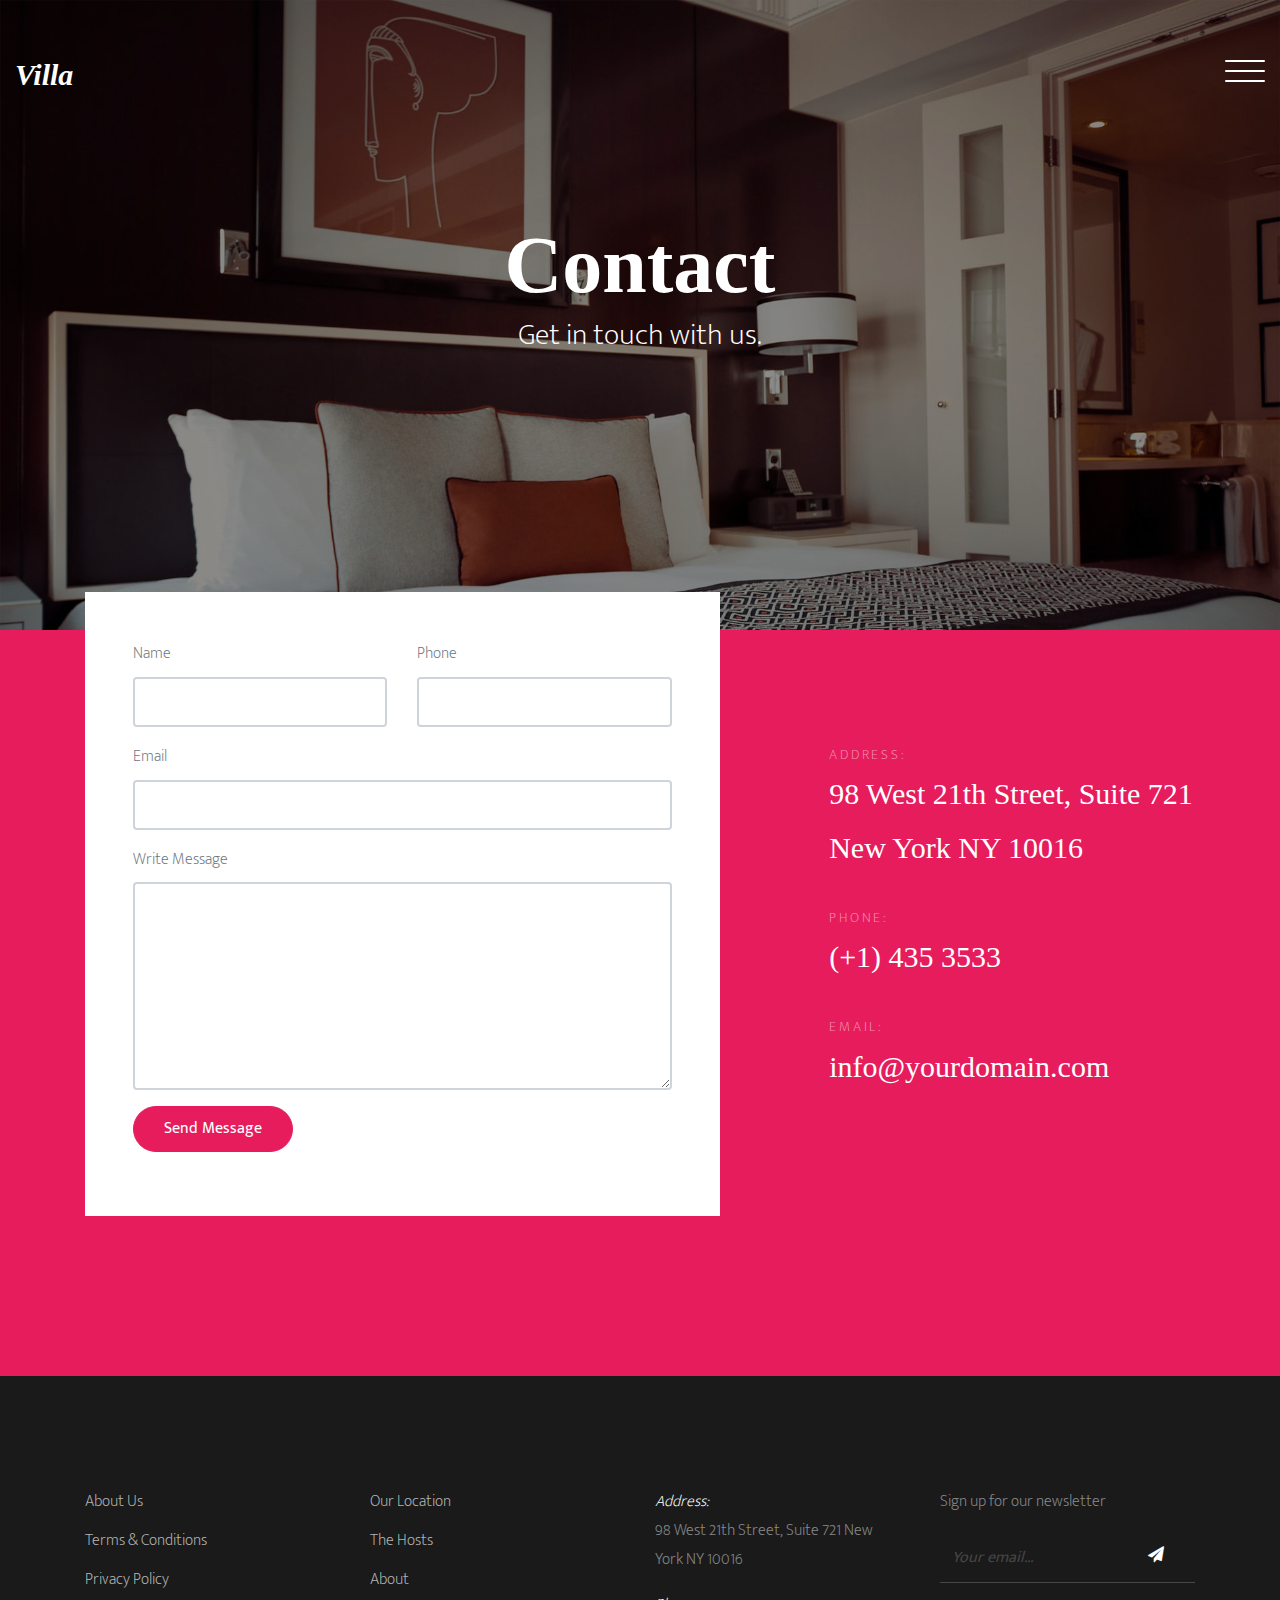
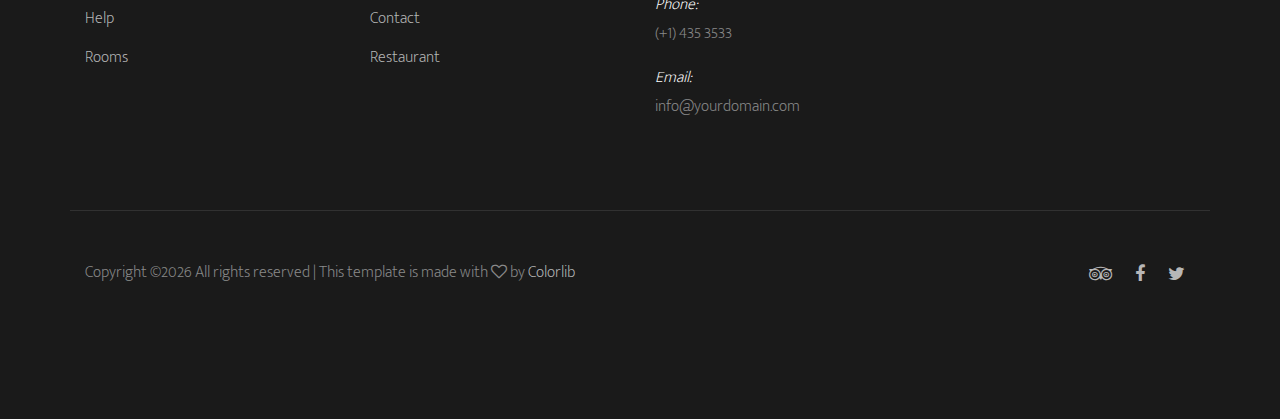
<file: ClodiaMinorSito/contact.html>
<!doctype html>
<html lang="en">
  <head>
    <title>Colorlib Villa</title>
    <meta charset="utf-8">
    <meta name="viewport" content="width=device-width, initial-scale=1, shrink-to-fit=no">

    <link href="https://fonts.googleapis.com/css?family=Mukta+Mahee:200,300,400|Playfair+Display:400,700" rel="stylesheet">

    <link rel="stylesheet" href="css/bootstrap.css">
    <link rel="stylesheet" href="css/animate.css">
    <link rel="stylesheet" href="css/owl.carousel.min.css">
    <link rel="stylesheet" href="css/aos.css">
    
    <link rel="stylesheet" href="fonts/ionicons/css/ionicons.min.css">
    <link rel="stylesheet" href="fonts/fontawesome/css/font-awesome.min.css">

    <!-- Theme Style -->
    <link rel="stylesheet" href="css/style.css">
  </head>
  <body>
    
    <header class="site-header">
      <div class="container-fluid">
        <div class="row">
          <div class="col-4 site-logo" data-aos="fade"><a href="index.html"><em>Villa</em></a></div>
          <div class="col-8">


            <div class="site-menu-toggle js-site-menu-toggle"  data-aos="fade">
              <span></span>
              <span></span>
              <span></span>
            </div>
            <!-- END menu-toggle -->

            <div class="site-navbar js-site-navbar">
              <nav role="navigation">
                <div class="container">
                  <div class="row full-height align-items-center">
                    <div class="col-md-6">
                      <ul class="list-unstyled menu">
                        <li><a href="index.html">Home</a></li>
                        <li><a href="hotel.html">Hotel</a></li>
                        <li><a href="about.html">About</a></li>
                        <li><a href="blog.html">Blog</a></li>
                        <li class="active"><a href="contact.html">Contact</a></li>
                      </ul>
                    </div>
                    <div class="col-md-6 extra-info">
                      <div class="row">
                        <div class="col-md-6 mb-5">
                          <h3>Contact Info</h3>
                          <p>98 West 21th Street, Suite 721 <br> New York NY 10016</p>
                          <p>info@yourdomain.com</p>
                          <p>(+1) 435 3533</p>
                          
                        </div>
                        <div class="col-md-6">
                          <h3>Connect With Us</h3>
                          <ul class="list-unstyled">
                            <li><a href="#">Twitter</a></li>
                            <li><a href="#">Facebook</a></li>
                            <li><a href="#">Instagram</a></li>
                          </ul>
                        </div>
                      </div>
                    </div>
                  </div>
                </div>
              </nav>
            </div>
          </div>
        </div>
      </div>
    </header>
    <!-- END head -->

    <section class="site-hero overlay page-inside" style="background-image: url(img/hero_2.jpg)">
      <div class="container">
        <div class="row site-hero-inner justify-content-center align-items-center">
          <div class="col-md-10 text-center">
            <h1 class="heading" data-aos="fade-up">Contact</h1>
            <p class="sub-heading mb-5" data-aos="fade-up" data-aos-delay="100">Get in touch with us.</p>
          </div>
        </div>
        <!-- <a href="#" class="scroll-down">Scroll Down</a> -->
      </div>
    </section>
    <!-- END section -->

    
    <section class="section bg-primary contact-section">
      <div class="container">
        <div class="row">
          <div class="col-md-7">
            
            <form action="#" method="post" class="bg-white p-md-5 p-4 mb-5" style="margin-top: -150px;">
              <div class="row">
                <div class="col-md-6 form-group">
                  <label for="name">Name</label>
                  <input type="text" id="name" class="form-control ">
                </div>
                <div class="col-md-6 form-group">
                  <label for="phone">Phone</label>
                  <input type="text" id="phone" class="form-control ">
                </div>
              </div>
          
              <div class="row">
                <div class="col-md-12 form-group">
                  <label for="email">Email</label>
                  <input type="email" id="email" class="form-control ">
                </div>
              </div>
              <div class="row">
                <div class="col-md-12 form-group">
                  <label for="message">Write Message</label>
                  <textarea name="message" id="message" class="form-control " cols="30" rows="8"></textarea>
                </div>
              </div>
              <div class="row">
                <div class="col-md-6 form-group">
                  <input type="submit" value="Send Message" class="btn btn-primary">
                </div>
              </div>
            </form>

          </div>
          <div class="col-md-5">
            <div class="row">
              <div class="col-md-10 ml-auto contact-info">
                <p><span class="d-block">Address:</span> <span> 98 West 21th Street, Suite 721 New York NY 10016</span></p>
                <p><span class="d-block">Phone:</span> <span> (+1) 435 3533</span></p>
                <p><span class="d-block">Email:</span> <span> info@yourdomain.com</span></p>
              </div>
            </div>
          </div>
        </div>
      </div>
    </section>
    
    <footer class="section footer-section">
      <div class="container">
        <div class="row mb-4">
          <div class="col-md-3 mb-5">
            <ul class="list-unstyled link">
              <li><a href="#">About Us</a></li>
              <li><a href="#">Terms &amp; Conditions</a></li>
              <li><a href="#">Privacy Policy</a></li>
              <li><a href="#">Help</a></li>
             <li><a href="#">Rooms</a></li>
            </ul>
          </div>
          <div class="col-md-3 mb-5">
            <ul class="list-unstyled link">
              <li><a href="#">Our Location</a></li>
              <li><a href="#">The Hosts</a></li>
              <li><a href="#">About</a></li>
              <li><a href="#">Contact</a></li>
              <li><a href="#">Restaurant</a></li>
            </ul>
          </div>
          <div class="col-md-3 mb-5 pr-md-5 contact-info">
            <p><span class="d-block">Address:</span> <span> 98 West 21th Street, Suite 721 New York NY 10016</span></p>
            <p><span class="d-block">Phone:</span> <span> (+1) 435 3533</span></p>
            <p><span class="d-block">Email:</span> <span> info@yourdomain.com</span></p>
          </div>
          <div class="col-md-3 mb-5">
            <p>Sign up for our newsletter</p>
            <form action="#" class="footer-newsletter">
              <div class="form-group">
                <input type="email" class="form-control" placeholder="Your email...">
                <button type="submit" class="btn"><span class="fa fa-paper-plane"></span></button>
              </div>
            </form>
          </div>
        </div>
        <div class="row bordertop pt-5">
          <p class="col-md-6 text-left"><!-- Link back to Colorlib can't be removed. Template is licensed under CC BY 3.0. -->
Copyright &copy;<script>document.write(new Date().getFullYear());</script> All rights reserved | This template is made with <i class="fa fa-heart-o" aria-hidden="true"></i> by <a href="https://colorlib.com" target="_blank">Colorlib</a>
<!-- Link back to Colorlib can't be removed. Template is licensed under CC BY 3.0. --></p>
          <p class="col-md-6 text-right social">
            <a href="#"><span class="fa fa-tripadvisor"></span></a>
            <a href="#"><span class="fa fa-facebook"></span></a>
            <a href="#"><span class="fa fa-twitter"></span></a>
          </p>
        </div>
      </div>
    </footer>
    
    <script src="js/jquery-3.2.1.min.js"></script>
    <script src="js/popper.min.js"></script>
    <script src="js/bootstrap.min.js"></script>
    <script src="js/owl.carousel.min.js"></script>
    <script src="js/jquery.waypoints.min.js"></script>
    <script src="js/aos.js"></script>
    <script src="js/main.js"></script>
  </body>
</html>
</file>
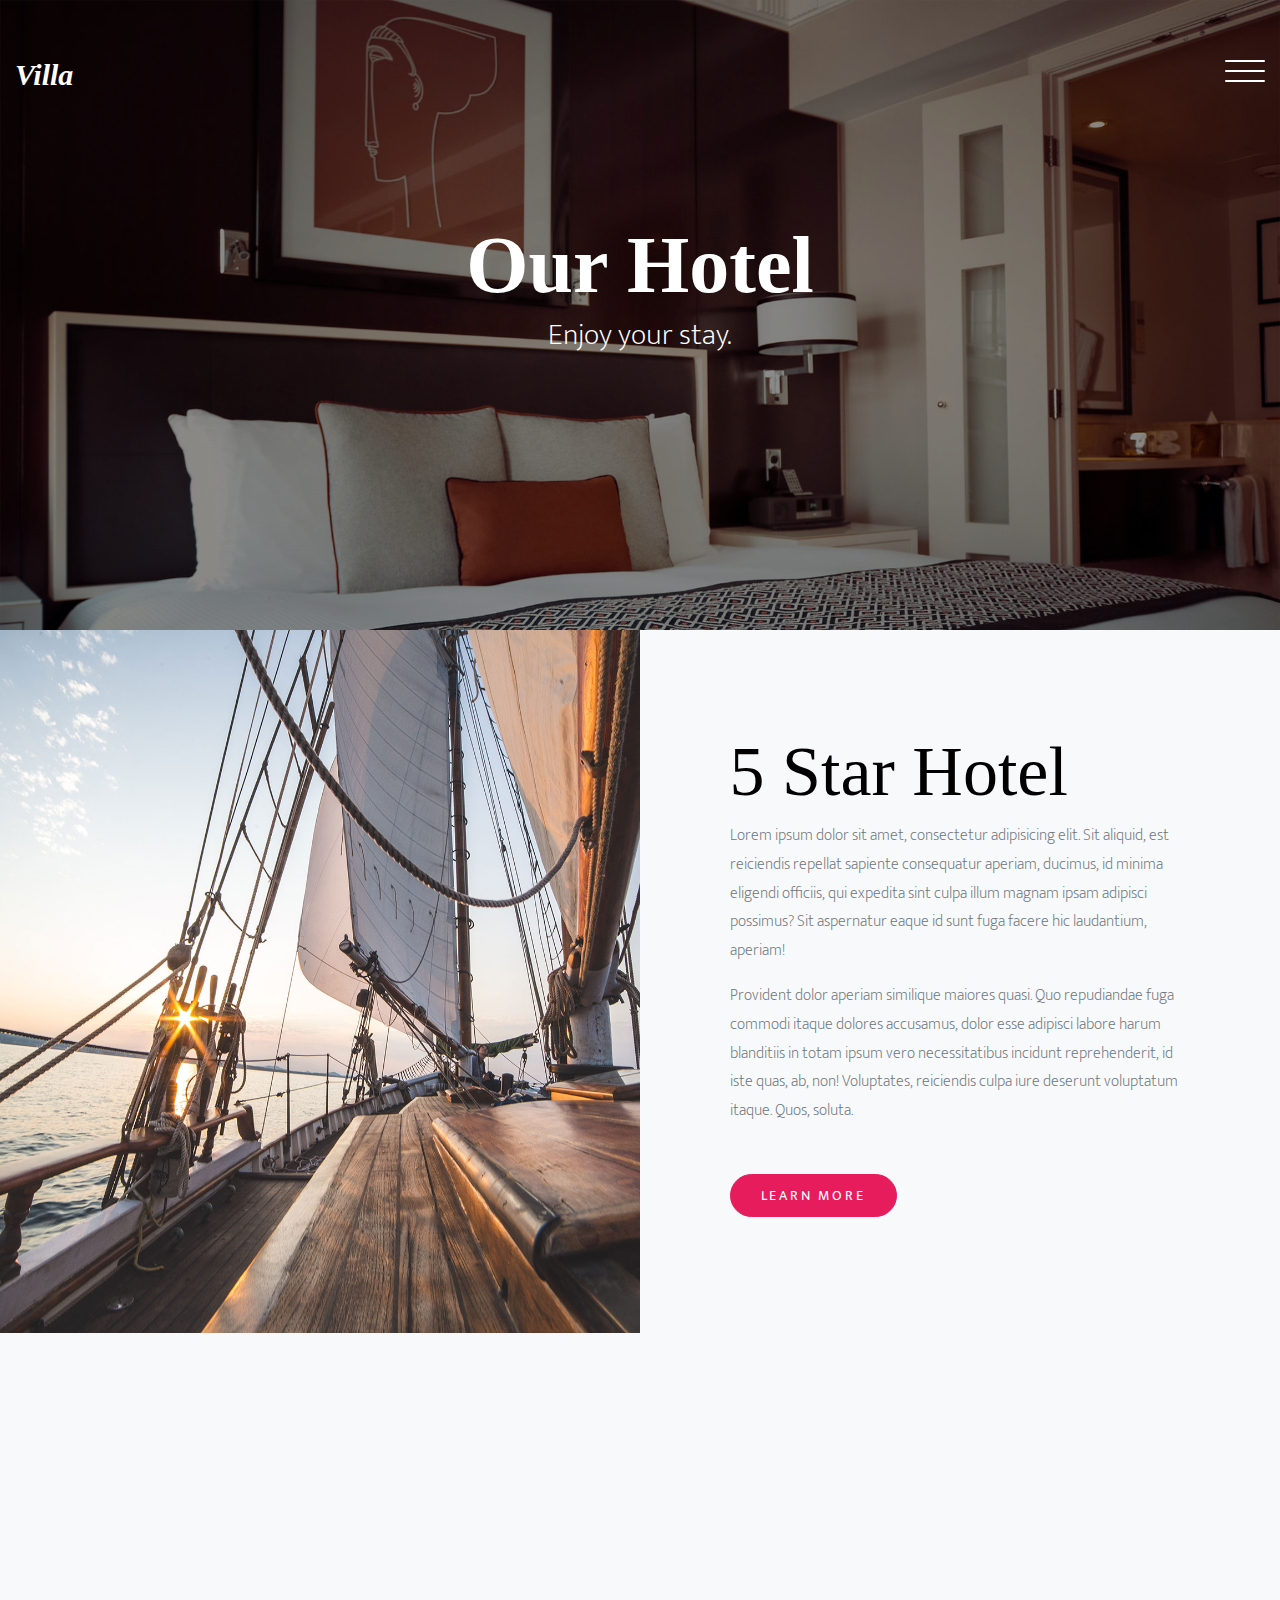
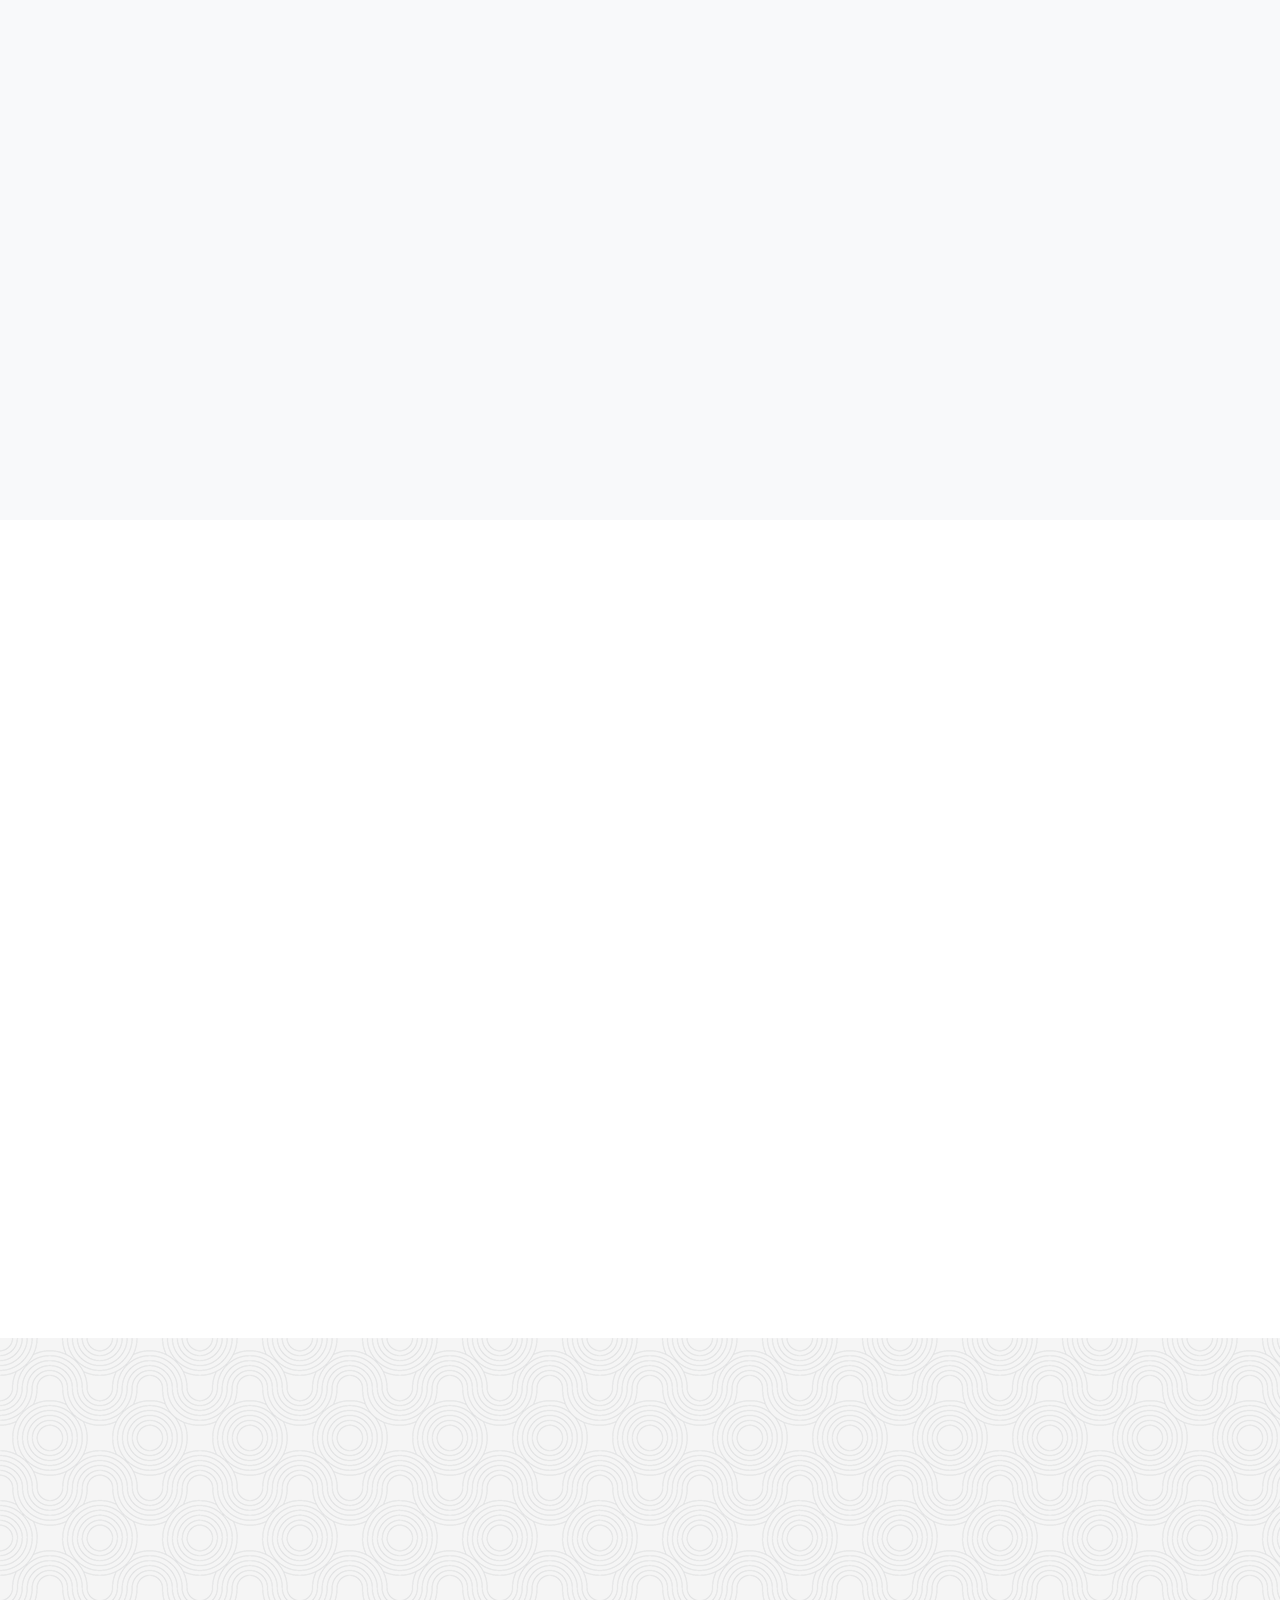
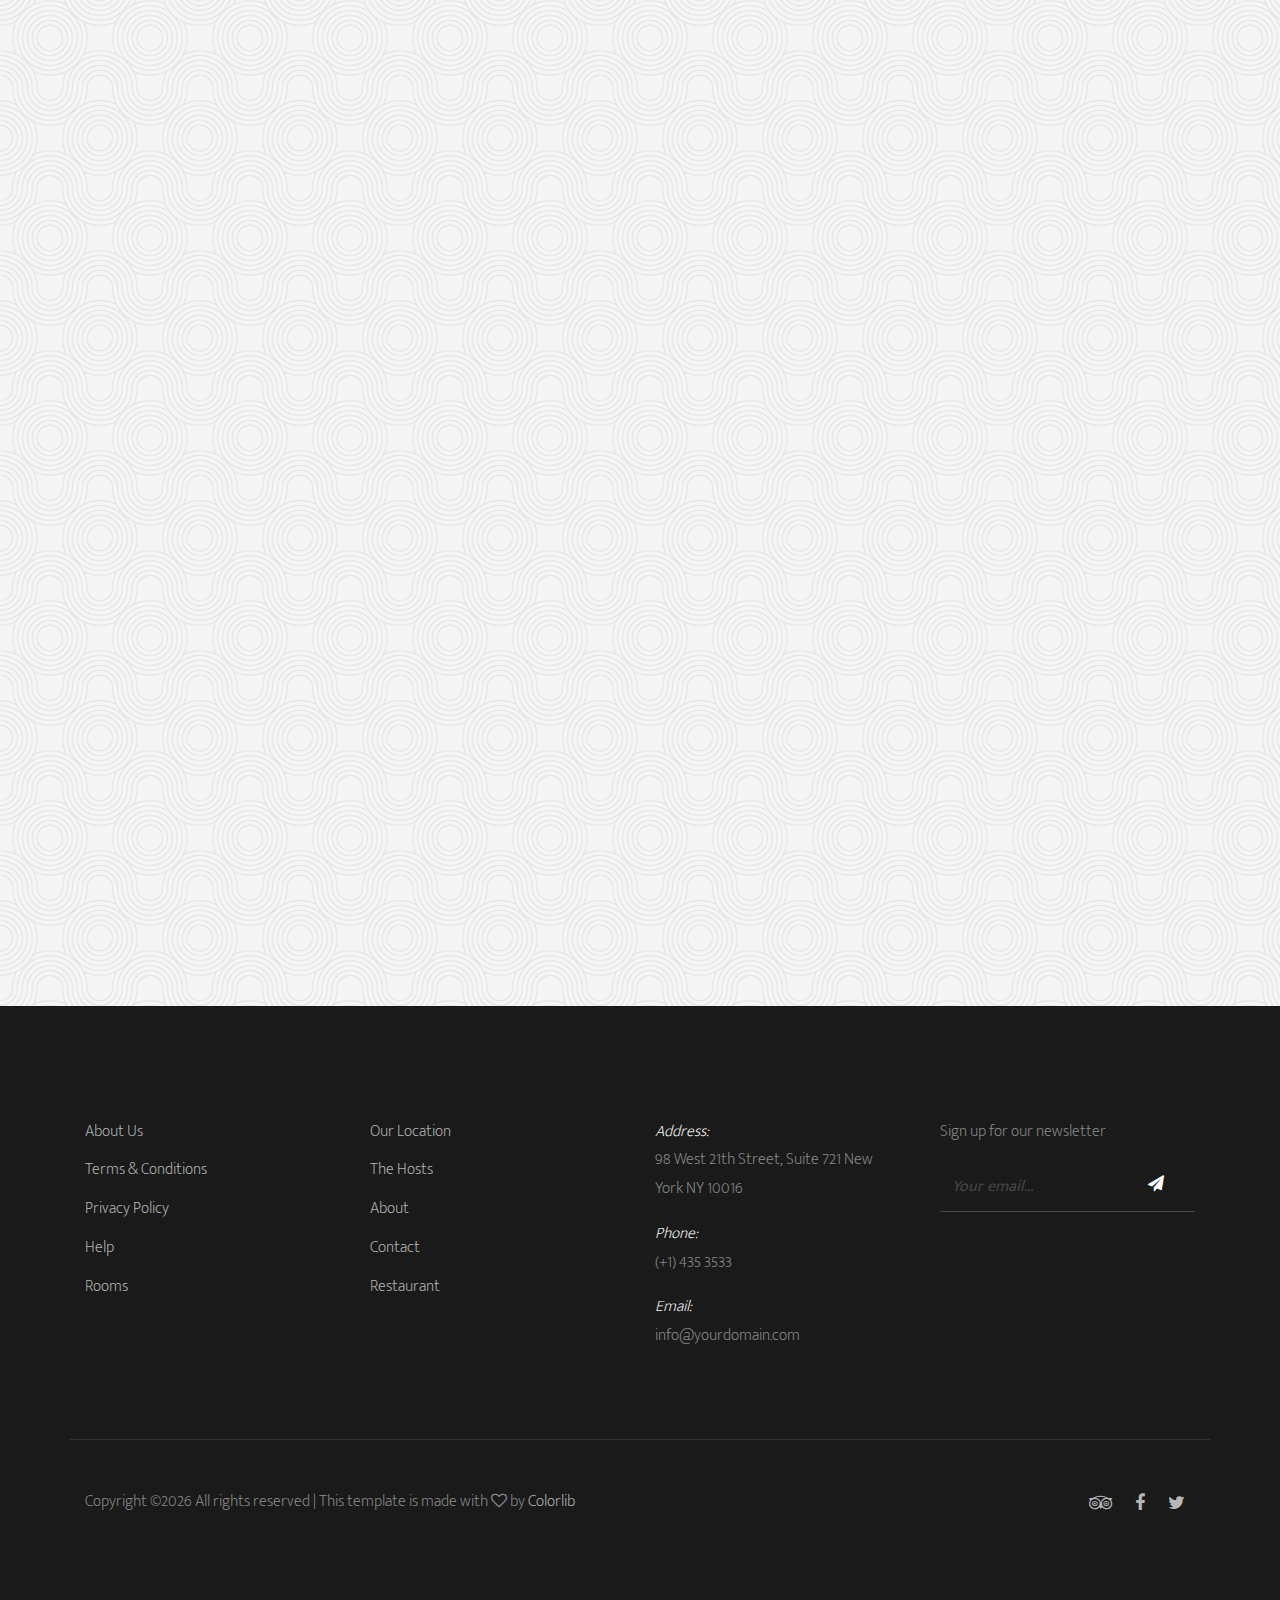
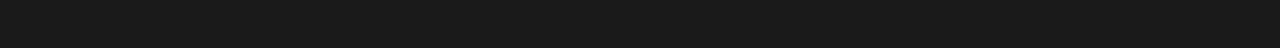
<file: ClodiaMinorSito/hotel.html>
<!doctype html>
<html lang="en">
  <head>
    <title>Colorlib Villa</title>
    <meta charset="utf-8">
    <meta name="viewport" content="width=device-width, initial-scale=1, shrink-to-fit=no">

    <link href="https://fonts.googleapis.com/css?family=Mukta+Mahee:200,300,400|Playfair+Display:400,700" rel="stylesheet">

    <link rel="stylesheet" href="css/bootstrap.css">
    <link rel="stylesheet" href="css/animate.css">
    <link rel="stylesheet" href="css/owl.carousel.min.css">
    <link rel="stylesheet" href="css/aos.css">
    
    <link rel="stylesheet" href="fonts/ionicons/css/ionicons.min.css">
    <link rel="stylesheet" href="fonts/fontawesome/css/font-awesome.min.css">

    <!-- Theme Style -->
    <link rel="stylesheet" href="css/style.css">
  </head>
  <body>
    
    <header class="site-header">
      <div class="container-fluid">
        <div class="row">
          <div class="col-4 site-logo" data-aos="fade"><a href="index.html"><em>Villa</em></a></div>
          <div class="col-8">


            <div class="site-menu-toggle js-site-menu-toggle"  data-aos="fade">
              <span></span>
              <span></span>
              <span></span>
            </div>
            <!-- END menu-toggle -->

            <div class="site-navbar js-site-navbar">
              <nav role="navigation">
                <div class="container">
                  <div class="row full-height align-items-center">
                    <div class="col-md-6">
                      <ul class="list-unstyled menu">
                        <li><a href="index.html">Home</a></li>
                        <li class="active"><a href="hotel.html">Hotel</a></li>
                        <li><a href="about.html">About</a></li>
                        <li><a href="blog.html">Blog</a></li>
                        <li><a href="contact.html">Contact</a></li>
                      </ul>
                    </div>
                    <div class="col-md-6 extra-info">
                      <div class="row">
                        <div class="col-md-6 mb-5">
                          <h3>Contact Info</h3>
                          <p>98 West 21th Street, Suite 721 <br> New York NY 10016</p>
                          <p>info@yourdomain.com</p>
                          <p>(+1) 435 3533</p>
                          
                        </div>
                        <div class="col-md-6">
                          <h3>Connect With Us</h3>
                          <ul class="list-unstyled">
                            <li><a href="#">Twitter</a></li>
                            <li><a href="#">Facebook</a></li>
                            <li><a href="#">Instagram</a></li>
                          </ul>
                        </div>
                      </div>
                    </div>
                  </div>
                </div>
              </nav>
            </div>
          </div>
        </div>
      </div>
    </header>
    <!-- END head -->

    <section class="site-hero overlay page-inside" style="background-image: url(img/hero_2.jpg)">
      <div class="container">
        <div class="row site-hero-inner justify-content-center align-items-center">
          <div class="col-md-10 text-center">
            <h1 class="heading" data-aos="fade-up">Our Hotel</h1>
            <p class="sub-heading mb-5" data-aos="fade-up" data-aos-delay="100">Enjoy your stay.</p>
          </div>
        </div>
        <!-- <a href="#" class="scroll-down">Scroll Down</a> -->
      </div>
    </section>
    <!-- END section -->

    <section class="bg-light">
      <div class="half d-md-flex d-block">
        <div class="image" data-aos="fade" style="background-image: url('img/hero_1.jpg');"></div>
        <div class="text" data-aos="fade-right" data-aos-delay="200">
          <h2>5 Star Hotel</h2>
          
          <p>Lorem ipsum dolor sit amet, consectetur adipisicing elit. Sit aliquid, est reiciendis repellat sapiente consequatur aperiam, ducimus, id minima eligendi officiis, qui expedita sint culpa illum magnam ipsam adipisci possimus? Sit aspernatur eaque id sunt fuga facere hic laudantium, aperiam!</p>
          <p>Provident dolor aperiam similique maiores quasi. Quo repudiandae fuga commodi itaque dolores accusamus, dolor esse adipisci labore harum blanditiis in totam ipsum vero necessitatibus incidunt reprehenderit, id iste quas, ab, non! Voluptates, reiciendis culpa iure deserunt voluptatum itaque. Quos, soluta.</p>
          
          <p class="mt-5"><a href="#" class="btn btn-primary uppercase">Learn More</a></p>
        </div>
      </div>

      <div class="half d-md-flex d-block">
        <div class="image order-2" data-aos="fade"  style="background-image: url('img/hero_2.jpg');"></div>
        <div class="text" data-aos="fade-left" data-aos-delay="200">
          <h2>Presidential Room</h2>
          
          <p>Lorem ipsum dolor sit amet, consectetur adipisicing elit. Sit aliquid, est reiciendis repellat sapiente consequatur aperiam, ducimus, id minima eligendi officiis, qui expedita sint culpa illum magnam ipsam adipisci possimus? Sit aspernatur eaque id sunt fuga facere hic laudantium, aperiam!</p>
          <p>Provident dolor aperiam similique maiores quasi. Quo repudiandae fuga commodi itaque dolores accusamus, dolor esse adipisci labore harum blanditiis in totam ipsum vero necessitatibus incidunt reprehenderit, id iste quas, ab, non! Voluptates, reiciendis culpa iure deserunt voluptatum itaque. Quos, soluta.</p>
          
          <p class="mt-5"><a href="#" class="btn btn-primary uppercase">Learn More</a></p>
        </div>
      </div>

    </section>
    <!-- END section -->

    <section class="section slider-section">
      <div class="container">
        <div class="row justify-content-center text-center mb-5">
          <div class="col-md-8">
            <h2 class="heading" data-aos="fade-up">Hotel Gallery</h2>
            <p class="lead" data-aos="fade-up" data-aos-delay="100">Lorem ipsum dolor sit amet, consectetur adipisicing elit. In dolor, iusto doloremque quo odio repudiandae sunt eveniet? Enim facilis laborum voluptate id porro, culpa maiores quis, blanditiis laboriosam alias. Sed.</p>
          </div>
        </div>
        <div class="row">
          <div class="col-md-12">
            <div class="home-slider major-caousel owl-carousel mb-5" data-aos="fade-up" data-aos-delay="200">
              <div class="slider-item">
                <img src="img/slider-1.jpg" alt="Image placeholder" class="img-fluid">
              </div>
              <div class="slider-item">
                <img src="img/slider-2.jpg" alt="Image placeholder" class="img-fluid">
              </div>
              <div class="slider-item">
                <img src="img/slider-3.jpg" alt="Image placeholder" class="img-fluid">
              </div>
              <div class="slider-item">
                <img src="img/slider-4.jpg" alt="Image placeholder" class="img-fluid">
              </div>
              <div class="slider-item">
                <img src="img/slider-5.jpg" alt="Image placeholder" class="img-fluid">
              </div>
              <div class="slider-item">
                <img src="img/slider-6.jpg" alt="Image placeholder" class="img-fluid">
              </div>
            </div>
            <!-- END slider -->
          </div>

          <div class="col-md-12 text-center"><a href="#" class="">View More Photos</a></div>
        
        </div>
      </div>
    </section>
    <!-- END section -->
    
    <section class="section blog-post-entry bg-pattern">
      <div class="container">
        <div class="row justify-content-center text-center mb-5">
          <div class="col-md-8">
            <h2 class="heading" data-aos="fade-up">More Hotel Features</h2>
            <p class="lead" data-aos="fade-up">Lorem ipsum dolor sit amet, consectetur adipisicing elit. In dolor, iusto doloremque quo odio repudiandae sunt eveniet? Enim facilis laborum voluptate id porro, culpa maiores quis, blanditiis laboriosam alias. Sed.</p>
          </div>
        </div>
        <div class="row">
          <div class="col-lg-4 col-md-6 col-sm-6 col-12 post" data-aos="fade-up" data-aos-delay="100">

            <div class="media media-custom d-block mb-4">
              <a href="#" class="mb-4 d-block"><img src="img/img_1.jpg" alt="Image placeholder" class="img-fluid"></a>
              <div class="media-body">
                <h2 class="mt-0 mb-3"><a href="#">Five Reasons to Stay at Villa Resort</a></h2>
              </div>
            </div>

          </div>
          <div class="col-lg-4 col-md-6 col-sm-6 col-12 post" data-aos="fade-up" data-aos-delay="200">
            <div class="media media-custom d-block mb-4">
              <a href="#" class="mb-4 d-block"><img src="img/img_2.jpg" alt="Image placeholder" class="img-fluid"></a>
              <div class="media-body">
                <h2 class="mt-0 mb-3"><a href="#">Five Reasons to Stay at Villa Resort</a></h2>
              </div>
            </div>
          </div>
          <div class="col-lg-4 col-md-6 col-sm-6 col-12 post" data-aos="fade-up" data-aos-delay="300">
            <div class="media media-custom d-block mb-4">
              <a href="#" class="mb-4 d-block"><img src="img/img_3.jpg" alt="Image placeholder" class="img-fluid"></a>
              <div class="media-body">
                <h2 class="mt-0 mb-3"><a href="#">Five Reasons to Stay at Villa Resort</a></h2>
              </div>
            </div>
          </div>
        </div>
      </div>
    </section>
    <footer class="section footer-section">
      <div class="container">
        <div class="row mb-4">
          <div class="col-md-3 mb-5">
            <ul class="list-unstyled link">
              <li><a href="#">About Us</a></li>
              <li><a href="#">Terms &amp; Conditions</a></li>
              <li><a href="#">Privacy Policy</a></li>
              <li><a href="#">Help</a></li>
             <li><a href="#">Rooms</a></li>
            </ul>
          </div>
          <div class="col-md-3 mb-5">
            <ul class="list-unstyled link">
              <li><a href="#">Our Location</a></li>
              <li><a href="#">The Hosts</a></li>
              <li><a href="#">About</a></li>
              <li><a href="#">Contact</a></li>
              <li><a href="#">Restaurant</a></li>
            </ul>
          </div>
          <div class="col-md-3 mb-5 pr-md-5 contact-info">
            <p><span class="d-block">Address:</span> <span> 98 West 21th Street, Suite 721 New York NY 10016</span></p>
            <p><span class="d-block">Phone:</span> <span> (+1) 435 3533</span></p>
            <p><span class="d-block">Email:</span> <span> info@yourdomain.com</span></p>
          </div>
          <div class="col-md-3 mb-5">
            <p>Sign up for our newsletter</p>
            <form action="#" class="footer-newsletter">
              <div class="form-group">
                <input type="email" class="form-control" placeholder="Your email...">
                <button type="submit" class="btn"><span class="fa fa-paper-plane"></span></button>
              </div>
            </form>
          </div>
        </div>
        <div class="row bordertop pt-5">
          <p class="col-md-6 text-left"><!-- Link back to Colorlib can't be removed. Template is licensed under CC BY 3.0. -->
Copyright &copy;<script>document.write(new Date().getFullYear());</script> All rights reserved | This template is made with <i class="fa fa-heart-o" aria-hidden="true"></i> by <a href="https://colorlib.com" target="_blank">Colorlib</a>
<!-- Link back to Colorlib can't be removed. Template is licensed under CC BY 3.0. --></p>
            
          <p class="col-md-6 text-right social">
            <a href="#"><span class="fa fa-tripadvisor"></span></a>
            <a href="#"><span class="fa fa-facebook"></span></a>
            <a href="#"><span class="fa fa-twitter"></span></a>
          </p>
        </div>
      </div>
    </footer>
    
    <script src="js/jquery-3.2.1.min.js"></script>
    <script src="js/popper.min.js"></script>
    <script src="js/bootstrap.min.js"></script>
    <script src="js/owl.carousel.min.js"></script>
    <script src="js/jquery.waypoints.min.js"></script>
    <script src="js/aos.js"></script>
    <script src="js/main.js"></script>
  </body>
</html>
</file>
<file: css/style.css>
body {
  background: #fff;
  font-family: "Mukta Mahee", arial, sans-serif;
  font-weight: 200;
  font-size: 16px;
  line-height: 1.8;
  color: #6c757d;
}

::-moz-selection {
  color: #fff;
  background: #4eeee1;
}
#ciao{
  background-image: "/img/round.png";
}
::selection {
  color: #fff;
  background: #4eeee1;
}

a {
  -webkit-transition: .3s all ease;
  -o-transition: .3s all ease;
  transition: .3s all ease;
  text-decoration: none;
}

a:hover {
  text-decoration: none;
}

h1, h2, h3, h4, h5 {
  color: #000;
  font-family: "Playfair+Display", times, serif;
}

.container-fluid {
  max-width: 1600px;
}

.btn {
  padding-left: 30px;
  padding-right: 30px;
  padding-top: 10px;
  padding-bottom: 10px;
  border-radius: 50px;
}

.btn.uppercase {
  text-transform: uppercase;
  font-size: 14px;
  letter-spacing: .2em;
}

.btn, .form-control {
  outline: none;
  -webkit-box-shadow: none !important;
  box-shadow: none !important;
}

.btn:focus, .btn:active, .form-control:focus, .form-control:active {
  outline: none;
}

.form-control {
  -webkit-box-shadow: none !important;
  box-shadow: none !important;
  height: 50px;
  border-width: 2px;
}

textarea.form-control {
  height: inherit;
}

.site-header {
  position: absolute;
  top: 0;
  width: 100%;
  padding: 60px 0;
  z-index: 2;
}

.menu-open .site-header {
  position: fixed;
}

.site-logo a {
  font-size: 30px;
  color: #fff;
  font-weight: bold;
  line-height: 1;
  font-family: "Playfair+Display", times, serif;
}

.site-navbar {
  position: fixed;
  display: none;
  top: 0;
  left: 0;
  right: 0;
  bottom: 0;
  background: #fff;
  min-height: 300px;
  overflow-y: scroll;
}

.site-navbar nav {
  text-align: left;
}

.site-navbar nav .menu {
  font-family: "Playfair+Display", times, serif;
}

.site-navbar nav .menu li a {
  color: #000;
  font-size: 40px;
  padding: 5px 10px;
  position: relative;
}

.site-navbar nav .menu li a:before {
  content: "";
  position: absolute;
  bottom: 0;
  height: 50%;
  width: 0%;
  z-index: -1;
  background: #4eeee1;
  -webkit-transition: .3s all ease-in-out;
  -o-transition: .3s all ease-in-out;
  transition: .3s all ease-in-out;
}

.site-navbar nav .menu li a:hover:before {
  width: 100%;
}

.site-navbar nav .menu li.active a:before {
  width: 100%;
}

.site-navbar .extra-info a {
  color: #000;
}

.site-navbar .extra-info ul li a {
  color: #000;
}

.site-navbar .extra-info h3 {
  font-family: "Mukta Mahee", arial, sans-serif;
  text-transform: uppercase;
  font-size: 13px;
  letter-spacing: .2em;
  color: #adb5bd;
  margin-bottom: 30px;
}

.site-navbar .extra-info p {
  color: #212529;
}

.full-height {
  height: 100vh;
  min-height: 700px;
}

.site-hero {
  background-size: cover;
  height: 100vh;
  min-height: 700px;
  width: 100%;
}

.site-hero .scroll-down {
  position: absolute;
  bottom: 20px;
  left: 50%;
  -webkit-transform: translateX(-50%);
  -ms-transform: translateX(-50%);
  transform: translateX(-50%);
  color: #fff;
}

.site-hero.overlay:before {
  background: rgba(0, 0, 0, 0.45);
  content: "";
  position: absolute;
  height: 100vh;
  min-height: 700px;
  top: 0;
  left: 0;
  bottom: 0;
  right: 0;
}

.site-hero-inner {
  height: 100vh;
  min-height: 700px;
}

.site-hero-inner .heading {
  font-size: 80px;
  font-family: "Playfair+Display", times, serif;
  color: #fff;
  line-height: 1;
  font-weight: bold;
}

@media (max-width: 991.98px) {
  .site-hero-inner .heading {
    font-size: 40px;
  }
}

.site-hero-inner .sub-heading {
  font-size: 30px;
  font-weight: 200;
  color: #fff;
  line-height: 1.5;
}

@media (max-width: 991.98px) {
  .site-hero-inner .sub-heading {
    font-size: 18px;
  }
}

.page-inside .site-hero-inner, .page-inside {
  height: 70vh;
  min-height: 500px;
}

.page-inside.overlay:before {
  height: 70vh;
  min-height: 500px;
}

.menu-open .site-menu-toggle span {
  background: #000;
}

.site-menu-toggle {
  float: right;
  width: 40px;
  height: 45px;
  position: relative;
  margin: 0px auto;
  z-index: 200;
  -webkit-transform: rotate(0deg);
  -moz-transform: rotate(0deg);
  -o-transform: rotate(0deg);
  -ms-transform: rotate(0deg);
  transform: rotate(0deg);
  -webkit-transition: .5s ease-in-out;
  -moz-transition: .5s ease-in-out;
  -o-transition: .5s ease-in-out;
  transition: .5s ease-in-out;
  cursor: pointer;
}

.site-menu-toggle span {
  display: block;
  position: absolute;
  height: 2px;
  width: 100%;
  background: #fff;
  border-radius: 9px;
  opacity: 1;
  left: 0;
  -webkit-transform: rotate(0deg);
  -moz-transform: rotate(0deg);
  -o-transform: rotate(0deg);
  -ms-transform: rotate(0deg);
  transform: rotate(0deg);
  -webkit-transition: .25s ease-in-out;
  -moz-transition: .25s ease-in-out;
  -o-transition: .25s ease-in-out;
  transition: .25s ease-in-out;
}

.site-menu-toggle span:nth-child(1) {
  top: 0px;
}

.site-menu-toggle span:nth-child(2) {
  top: 10px;
}

.site-menu-toggle span:nth-child(3) {
  top: 20px;
}

.site-menu-toggle.open span:nth-child(1) {
  top: 13px;
  -webkit-transform: rotate(135deg);
  -moz-transform: rotate(135deg);
  -o-transform: rotate(135deg);
  -ms-transform: rotate(135deg);
  transform: rotate(135deg);
}

.site-menu-toggle.open span:nth-child(2) {
  opacity: 0;
  left: -60px;
}

.site-menu-toggle.open span:nth-child(3) {
  top: 13px;
  -webkit-transform: rotate(-135deg);
  -moz-transform: rotate(-135deg);
  -o-transform: rotate(-135deg);
  -ms-transform: rotate(-135deg);
  transform: rotate(-135deg);
}

.section {
  padding: 7em 0;
}

@media (max-width: 991.98px) {
  .section {
    padding: 3em 0;
  }
}

@media (max-width: 991.98px) {
  .lead {
    font-size: 16px;
  }
}

.visit-section .heading {
  font-size: 15px;
  text-transform: uppercase;
  font-family: "Mukta Mahee", arial, sans-serif;
  color: #b3b3b3;
  letter-spacing: .2em;
  margin-bottom: 30px;
}

.visit-section .visit a {
  color: #000;
}

.visit-section .visit a:hover {
  color: #4eeee1;
}

.visit-section .visit img {
  -webkit-box-shadow: 0 2px 3px 0 rgba(0, 0, 0, 0.2);
  box-shadow: 0 2px 3px 0 rgba(0, 0, 0, 0.2);
  margin-bottom: 15px;
}

.visit-section .visit h3 {
  font-size: 20px;
  margin-bottom: 0;
}

.visit-section .reviews-star span {
  font-size: 18px;
  color: #4eeee1;
}

.visit-section .reviews-count {
  color: #adb5bd;
  font-style: italic;
}

.heading-serif, .testimonial-section .heading, .slider-section .heading, .blog-post-entry .heading {
  font-size: 80px;
  font-family: "Playfair+Display", times, serif;
}

@media (max-width: 991.98px) {
  .heading-serif, .testimonial-section .heading, .slider-section .heading, .blog-post-entry .heading {
    font-size: 40px;
  }
}

.bg-pattern {
  background: #e9ecef url("../img/round.png");
}

.slider-section {
  position: relative;
}

.blog-post-entry {
  position: relative;
  margin-top: -500px;
  padding-top: 500px;
}

@media (max-width: 991.98px) {
  .blog-post-entry {
    margin-top: -300px;
    padding-top: 300px;
  }
}

.half .image, .half .text {
  width: 50%;
}

@media (max-width: 991.98px) {
  .half .image, .half .text {
    width: 100%;
  }
}

.half .image {
  background-size: cover;
  background-position: center center;
}

@media (max-width: 991.98px) {
  .half .image {
    height: 300px;
  }
}

.half .text {
  padding: 100px 7%;
}

@media (max-width: 991.98px) {
  .half .text {
    padding-top: 50px;
    padding-bottom: 50px;
  }
}

.half .text h2 {
  font-size: 70px;
}

@media (max-width: 991.98px) {
  .half .text h2 {
    font-size: 40px;
  }
}

.testimonial blockquote {
  padding: 0;
}

.testimonial blockquote p {
  line-height: 1.5;
  font-family: "Playfair+Display", times, serif;
  font-size: 20px;
  color: #000;
  font-style: italic;
}

.testimonial .author-image img {
  width: 70px;
}

.post .media-custom {
  background: #fff;
  -webkit-transition: .3s all ease;
  -o-transition: .3s all ease;
  transition: .3s all ease;
  -webkit-box-shadow: 0 2px 5px -2px rgba(0, 0, 0, 0.1);
  box-shadow: 0 2px 5px -2px rgba(0, 0, 0, 0.1);
}

.post .media-custom:hover, .post .media-custom:focus {
  -webkit-box-shadow: 0 10px 30px -10px rgba(0, 0, 0, 0.1);
  box-shadow: 0 10px 30px -10px rgba(0, 0, 0, 0.1);
}

.post .media-custom a {
  color: #000;
}

.post .media-custom a:hover {
  color: #4eeee1;
}

.post .media-custom .media-body {
  padding: 10px 30px;
}

.post .media-custom h2 {
  font-size: 26px;
}

.media-custom .meta-post {
  color: #ced4da;
  text-transform: uppercase;
  letter-spacing: .1em;
}

.owl-carousel .owl-item {
  opacity: .4;
}

.owl-carousel .owl-item.active {
  opacity: 1;
}

.owl-carousel .owl-nav {
  position: absolute;
  top: 50%;
  width: 100%;
}

.owl-carousel .owl-nav .owl-prev,
.owl-carousel .owl-nav .owl-next {
  position: absolute;
  -webkit-transform: translateY(-50%);
  -ms-transform: translateY(-50%);
  transform: translateY(-50%);
  margin-top: -10px;
}

.owl-carousel .owl-nav .owl-prev:hover, .owl-carousel .owl-nav .owl-prev:focus, .owl-carousel .owl-nav .owl-prev:active,
.owl-carousel .owl-nav .owl-next:hover,
.owl-carousel .owl-nav .owl-next:focus,
.owl-carousel .owl-nav .owl-next:active {
  outline: none;
}

.owl-carousel .owl-nav .owl-prev span:before,
.owl-carousel .owl-nav .owl-next span:before {
  font-size: 40px;
}

.owl-carousel .owl-nav .owl-prev {
  left: 30px !important;
}

.owl-carousel .owl-nav .owl-next {
  right: 30px !important;
}

.owl-carousel .owl-dots {
  text-align: center;
}

.owl-carousel .owl-dots .owl-dot {
  border-width: 2px !important;
  width: 10px;
  height: 10px;
  margin: 5px;
  border-radius: 50%;
}

.owl-carousel.home-slider {
  z-index: 1;
  position: relative;
}

.owl-carousel.home-slider .owl-nav {
  opacity: 0;
  visibility: hidden;
  -webkit-transition: .3s all ease;
  -o-transition: .3s all ease;
  transition: .3s all ease;
}

.owl-carousel.home-slider .owl-nav button {
  color: #fff;
}

.owl-carousel.home-slider:focus .owl-nav, .owl-carousel.home-slider:hover .owl-nav {
  opacity: 1;
  visibility: visible;
}

.owl-carousel.home-slider .slider-item {
  background-size: cover;
  background-repeat: no-repeat;
  background-position: center center;
  height: calc(100vh - 117px);
  min-height: 700px;
  position: relative;
}

.owl-carousel.home-slider .slider-item .slider-text {
  color: #fff;
  height: calc(100vh - 117px);
  min-height: 700px;
}

.owl-carousel.home-slider .slider-item .slider-text h1 {
  font-size: 40px;
  color: #fff;
  line-height: 1.2;
  font-weight: 800 !important;
  text-transform: uppercase;
}

@media (max-width: 991.98px) {
  .owl-carousel.home-slider .slider-item .slider-text h1 {
    font-size: 40px;
  }
}

.owl-carousel.home-slider .slider-item .slider-text p {
  font-size: 20px;
  line-height: 1.5;
  font-weight: 300;
  color: white;
}

.owl-carousel.home-slider .slider-item.dark .child-name {
  color: #000;
}

.owl-carousel.home-slider .slider-item.dark h1 {
  color: #000;
}

.owl-carousel.home-slider .slider-item.dark p {
  color: #000;
}

.owl-carousel.home-slider .owl-dots {
  position: absolute;
  bottom: 100px;
  width: 100%;
}

.owl-carousel.home-slider .owl-dots .owl-dot {
  width: 10px;
  height: 10px;
  margin: 5px;
  border-radius: 50%;
  border: 2px solid transparent;
  outline: none !important;
  position: relative;
  -webkit-transition: .3s all ease;
  -o-transition: .3s all ease;
  transition: .3s all ease;
  background: #fff;
}

.owl-carousel.home-slider .owl-dots .owl-dot.active {
  border: 2px solid white;
  background: none;
}

.owl-carousel.major-caousel {
  -webkit-box-shadow: 0 10px 70px -10px rgba(0, 0, 0, 0.2);
  box-shadow: 0 10px 70px -10px rgba(0, 0, 0, 0.2);
}

.owl-carousel.major-caousel .owl-stage-outer {
  padding-top: 0 !important;
  padding-bottom: 0 !important;
}

.owl-carousel.major-caousel .owl-stage-outer {
  padding-top: 30px;
  padding-bottom: 30px;
}

.owl-carousel.major-caousel .slider-item {
  height: inherit;
  min-height: inherit;
}

.owl-carousel.major-caousel .slider-item img {
  margin-bottom: 0;
}

.owl-carousel.major-caousel .owl-nav {
  opacity: 1;
  visibility: visible;
}

.owl-carousel.major-caousel .owl-nav .owl-prev, .owl-carousel.major-caousel .owl-nav .owl-next {
  -webkit-transition: .3s all ease;
  -o-transition: .3s all ease;
  transition: .3s all ease;
  color: #495057;
}

.owl-carousel.major-caousel .owl-nav .owl-prev:hover, .owl-carousel.major-caousel .owl-nav .owl-prev:focus, .owl-carousel.major-caousel .owl-nav .owl-next:hover, .owl-carousel.major-caousel .owl-nav .owl-next:focus {
  color: #6c757d;
  outline: none;
}

.owl-carousel.major-caousel .owl-nav .owl-prev.disabled, .owl-carousel.major-caousel .owl-nav .owl-next.disabled {
  color: #dee2e6;
}

.owl-carousel.major-caousel .owl-nav .owl-prev {
  left: -60px !important;
}

.owl-carousel.major-caousel .owl-nav .owl-next {
  right: -60px !important;
}

.owl-carousel.major-caousel .owl-dots {
  bottom: 50px !important;
}

@media (max-width: 991.98px) {
  .owl-carousel.major-caousel .owl-dots {
    bottom: 10px !important;
  }
}

.owl-custom-nav {
  float: right;
  position: relative;
  z-index: 10;
}

.owl-custom-nav .owl-custom-prev,
.owl-custom-nav .owl-custom-next {
  padding: 10px;
  font-size: 30px;
  background: #ccc;
  line-height: 0;
  width: 60px;
  text-align: center;
  display: inline-block;
}

.footer-section {
  background: #1a1a1a;
  color: #fff;
}

.footer-section a {
  color: rgba(255, 255, 255, 0.7);
}

.footer-section a:hover {
  color: #fff;
}

.footer-section p {
  color: rgba(255, 255, 255, 0.5);
}

.footer-section .bordertop {
  border-top: 1px solid rgba(255, 255, 255, 0.1);
  padding-top: 20px;
}

.footer-section .contact-info span.d-block {
  font-style: italic;
  color: #fff;
}

.footer-section .social a {
  font-size: 18px;
  padding: 10px;
}

.footer-section .link li {
  margin-bottom: 10px;
}

.footer-newsletter .form-group {
  position: relative;
}

.footer-newsletter .form-control {
  background: none;
  border: none;
  border-bottom: 1px solid rgba(255, 255, 255, 0.2);
  border-radius: 0;
  color: #fff;
}

.footer-newsletter .form-control::-webkit-input-placeholder {
  /* Chrome/Opera/Safari */
  color: rgba(255, 255, 255, 0.2);
  font-style: italic;
}

.footer-newsletter .form-control::-moz-placeholder {
  /* Firefox 19+ */
  color: rgba(255, 255, 255, 0.2);
  font-style: italic;
}

.footer-newsletter .form-control:-ms-input-placeholder {
  /* IE 10+ */
  color: rgba(255, 255, 255, 0.2);
  font-style: italic;
}

.footer-newsletter .form-control:-moz-placeholder {
  /* Firefox 18- */
  color: rgba(255, 255, 255, 0.2);
  font-style: italic;
}

.footer-newsletter .form-control:active, .footer-newsletter .form-control:focus {
  border-bottom: 1px solid white;
}

.footer-newsletter button[type="submit"] {
  background: none;
  color: #fff;
  position: absolute;
  top: 0;
  right: 0;
}

.side-box, .sidebar-search {
  padding: 30px;
  background: #fff;
  -webkit-box-shadow: 0 1px 2px 0 rgba(0, 0, 0, 0.1);
  box-shadow: 0 1px 2px 0 rgba(0, 0, 0, 0.1);
  margin-bottom: 30px;
}

.side-box .heading, .sidebar-search .heading {
  font-size: 18px;
  margin-bottom: 30px;
  font-family: "Mukta Mahee", arial, sans-serif;
}

.post-list li {
  margin-bottom: 20px;
}

.post-list li a > div {
  margin-top: -10px;
}

.post-list li a .meta {
  font-size: 13px;
  color: #adb5bd;
}

.post-list li a .image {
  width: 150px;
}

.post-list li a h3 {
  font-size: 16px;
}

.post-list li:last-child {
  margin-bottom: 0;
}

.sidebar-search .form-group {
  position: relative;
  margin-bottom: 0;
}

.sidebar-search .icon-search {
  position: absolute;
  top: 50%;
  left: 15px;
  -webkit-transform: translateY(-50%);
  -ms-transform: translateY(-50%);
  transform: translateY(-50%);
}

.sidebar-search .search-input {
  border-color: #dee2e6;
  padding-left: 40px;
  border-radius: 0px;
}

.sidebar-search .search-input:focus, .sidebar-search .search-input:active {
  border-color: #343a40;
}

.contact-section .contact-info p {
  color: white;
  font-family: "Playfair+Display", times, serif;
  font-size: 30px;
  margin-bottom: 30px;
}

.contact-section .contact-info p .d-block {
  font-size: 14px;
  letter-spacing: .2em;
  font-family: "Mukta Mahee", arial, sans-serif;
  text-transform: uppercase;
  color: rgba(255, 255, 255, 0.5);
}

.post-categories li {
  display: block;
}

.post-categories li a {
  display: block;
  position: relative;
  padding-bottom: 10px;
  margin-bottom: 10px;
  border-bottom: 1px solid #e9ecef;
}

.post-categories li a .count {
  position: absolute;
  top: 0;
  right: 0;
  color: #6c757d;
}

.custom-pagination .page-item .page-link {
  text-align: center;
  border: none;
  background: none;
  border-radius: 50% !important;
  width: 50px;
  height: 50px;
  padding: 0;
  line-height: 50px;
  margin-right: 10px;
  margin-bottom: 10px;
}

.custom-pagination .page-item.active .page-link {
  background: #4eeee1;
  -webkit-box-shadow: 0 2px 7px 0 rgba(0, 0, 0, 0.2);
  box-shadow: 0 2px 7px 0 rgba(0, 0, 0, 0.2);
}
</file>
<file: ClodiaMinorSito/css/style.css>
body {
  background: #fff;
  font-family: "Mukta Mahee", arial, sans-serif;
  font-weight: 200;
  font-size: 16px;
  line-height: 1.8;
  color: #6c757d;
}

::-moz-selection {
  color: #fff;
  background: #e61c5d;
}

::selection {
  color: #fff;
  background: #e61c5d;
}

a {
  -webkit-transition: .3s all ease;
  -o-transition: .3s all ease;
  transition: .3s all ease;
  text-decoration: none;
}

a:hover {
  text-decoration: none;
}

h1, h2, h3, h4, h5 {
  color: #000;
  font-family: "Playfair+Display", times, serif;
}

.container-fluid {
  max-width: 1600px;
}

.btn {
  padding-left: 30px;
  padding-right: 30px;
  padding-top: 10px;
  padding-bottom: 10px;
  border-radius: 50px;
}

.btn.uppercase {
  text-transform: uppercase;
  font-size: 14px;
  letter-spacing: .2em;
}

.btn, .form-control {
  outline: none;
  -webkit-box-shadow: none !important;
  box-shadow: none !important;
}

.btn:focus, .btn:active, .form-control:focus, .form-control:active {
  outline: none;
}

.form-control {
  -webkit-box-shadow: none !important;
  box-shadow: none !important;
  height: 50px;
  border-width: 2px;
}

textarea.form-control {
  height: inherit;
}

.site-header {
  position: absolute;
  top: 0;
  width: 100%;
  padding: 60px 0;
  z-index: 2;
}

.menu-open .site-header {
  position: fixed;
}

.site-logo a {
  font-size: 30px;
  color: #fff;
  font-weight: bold;
  line-height: 1;
  font-family: "Playfair+Display", times, serif;
}

.site-navbar {
  position: fixed;
  display: none;
  top: 0;
  left: 0;
  right: 0;
  bottom: 0;
  background: #fff;
  min-height: 300px;
  overflow-y: scroll;
}

.site-navbar nav {
  text-align: left;
}

.site-navbar nav .menu {
  font-family: "Playfair+Display", times, serif;
}

.site-navbar nav .menu li a {
  color: #000;
  font-size: 40px;
  padding: 5px 10px;
  position: relative;
}

.site-navbar nav .menu li a:before {
  content: "";
  position: absolute;
  bottom: 0;
  height: 50%;
  width: 0%;
  z-index: -1;
  background: #e61c5d;
  -webkit-transition: .3s all ease-in-out;
  -o-transition: .3s all ease-in-out;
  transition: .3s all ease-in-out;
}

.site-navbar nav .menu li a:hover:before {
  width: 100%;
}

.site-navbar nav .menu li.active a:before {
  width: 100%;
}

.site-navbar .extra-info a {
  color: #000;
}

.site-navbar .extra-info ul li a {
  color: #000;
}

.site-navbar .extra-info h3 {
  font-family: "Mukta Mahee", arial, sans-serif;
  text-transform: uppercase;
  font-size: 13px;
  letter-spacing: .2em;
  color: #adb5bd;
  margin-bottom: 30px;
}

.site-navbar .extra-info p {
  color: #212529;
}

.full-height {
  height: 100vh;
  min-height: 700px;
}

.site-hero {
  background-size: cover;
  height: 100vh;
  min-height: 700px;
  width: 100%;
}

.site-hero .scroll-down {
  position: absolute;
  bottom: 20px;
  left: 50%;
  -webkit-transform: translateX(-50%);
  -ms-transform: translateX(-50%);
  transform: translateX(-50%);
  color: #fff;
}

.site-hero.overlay:before {
  background: rgba(0, 0, 0, 0.45);
  content: "";
  position: absolute;
  height: 100vh;
  min-height: 700px;
  top: 0;
  left: 0;
  bottom: 0;
  right: 0;
}

.site-hero-inner {
  height: 100vh;
  min-height: 700px;
}

.site-hero-inner .heading {
  font-size: 80px;
  font-family: "Playfair+Display", times, serif;
  color: #fff;
  line-height: 1;
  font-weight: bold;
}

@media (max-width: 991.98px) {
  .site-hero-inner .heading {
    font-size: 40px;
  }
}

.site-hero-inner .sub-heading {
  font-size: 30px;
  font-weight: 200;
  color: #fff;
  line-height: 1.5;
}

@media (max-width: 991.98px) {
  .site-hero-inner .sub-heading {
    font-size: 18px;
  }
}

.page-inside .site-hero-inner, .page-inside {
  height: 70vh;
  min-height: 500px;
}

.page-inside.overlay:before {
  height: 70vh;
  min-height: 500px;
}

.menu-open .site-menu-toggle span {
  background: #000;
}

.site-menu-toggle {
  float: right;
  width: 40px;
  height: 45px;
  position: relative;
  margin: 0px auto;
  z-index: 200;
  -webkit-transform: rotate(0deg);
  -moz-transform: rotate(0deg);
  -o-transform: rotate(0deg);
  -ms-transform: rotate(0deg);
  transform: rotate(0deg);
  -webkit-transition: .5s ease-in-out;
  -moz-transition: .5s ease-in-out;
  -o-transition: .5s ease-in-out;
  transition: .5s ease-in-out;
  cursor: pointer;
}

.site-menu-toggle span {
  display: block;
  position: absolute;
  height: 2px;
  width: 100%;
  background: #fff;
  border-radius: 9px;
  opacity: 1;
  left: 0;
  -webkit-transform: rotate(0deg);
  -moz-transform: rotate(0deg);
  -o-transform: rotate(0deg);
  -ms-transform: rotate(0deg);
  transform: rotate(0deg);
  -webkit-transition: .25s ease-in-out;
  -moz-transition: .25s ease-in-out;
  -o-transition: .25s ease-in-out;
  transition: .25s ease-in-out;
}

.site-menu-toggle span:nth-child(1) {
  top: 0px;
}

.site-menu-toggle span:nth-child(2) {
  top: 10px;
}

.site-menu-toggle span:nth-child(3) {
  top: 20px;
}

.site-menu-toggle.open span:nth-child(1) {
  top: 13px;
  -webkit-transform: rotate(135deg);
  -moz-transform: rotate(135deg);
  -o-transform: rotate(135deg);
  -ms-transform: rotate(135deg);
  transform: rotate(135deg);
}

.site-menu-toggle.open span:nth-child(2) {
  opacity: 0;
  left: -60px;
}

.site-menu-toggle.open span:nth-child(3) {
  top: 13px;
  -webkit-transform: rotate(-135deg);
  -moz-transform: rotate(-135deg);
  -o-transform: rotate(-135deg);
  -ms-transform: rotate(-135deg);
  transform: rotate(-135deg);
}

.section {
  padding: 7em 0;
}

@media (max-width: 991.98px) {
  .section {
    padding: 3em 0;
  }
}

@media (max-width: 991.98px) {
  .lead {
    font-size: 16px;
  }
}

.visit-section .heading {
  font-size: 15px;
  text-transform: uppercase;
  font-family: "Mukta Mahee", arial, sans-serif;
  color: #b3b3b3;
  letter-spacing: .2em;
  margin-bottom: 30px;
}

.visit-section .visit a {
  color: #000;
}

.visit-section .visit a:hover {
  color: #e61c5d;
}

.visit-section .visit img {
  -webkit-box-shadow: 0 2px 3px 0 rgba(0, 0, 0, 0.2);
  box-shadow: 0 2px 3px 0 rgba(0, 0, 0, 0.2);
  margin-bottom: 15px;
}

.visit-section .visit h3 {
  font-size: 20px;
  margin-bottom: 0;
}

.visit-section .reviews-star span {
  font-size: 18px;
  color: #e61c5d;
}

.visit-section .reviews-count {
  color: #adb5bd;
  font-style: italic;
}

.heading-serif, .testimonial-section .heading, .slider-section .heading, .blog-post-entry .heading {
  font-size: 80px;
  font-family: "Playfair+Display", times, serif;
}

@media (max-width: 991.98px) {
  .heading-serif, .testimonial-section .heading, .slider-section .heading, .blog-post-entry .heading {
    font-size: 40px;
  }
}

.bg-pattern {
  background: #e9ecef url("../img/round.png");
}

.slider-section {
  position: relative;
}

.blog-post-entry {
  position: relative;
  margin-top: -500px;
  padding-top: 500px;
}

@media (max-width: 991.98px) {
  .blog-post-entry {
    margin-top: -300px;
    padding-top: 300px;
  }
}

.half .image, .half .text {
  width: 50%;
}

@media (max-width: 991.98px) {
  .half .image, .half .text {
    width: 100%;
  }
}

.half .image {
  background-size: cover;
  background-position: center center;
}

@media (max-width: 991.98px) {
  .half .image {
    height: 300px;
  }
}

.half .text {
  padding: 100px 7%;
}

@media (max-width: 991.98px) {
  .half .text {
    padding-top: 50px;
    padding-bottom: 50px;
  }
}

.half .text h2 {
  font-size: 70px;
}

@media (max-width: 991.98px) {
  .half .text h2 {
    font-size: 40px;
  }
}

.testimonial blockquote {
  padding: 0;
}

.testimonial blockquote p {
  line-height: 1.5;
  font-family: "Playfair+Display", times, serif;
  font-size: 20px;
  color: #000;
  font-style: italic;
}

.testimonial .author-image img {
  width: 70px;
}

.post .media-custom {
  background: #fff;
  -webkit-transition: .3s all ease;
  -o-transition: .3s all ease;
  transition: .3s all ease;
  -webkit-box-shadow: 0 2px 5px -2px rgba(0, 0, 0, 0.1);
  box-shadow: 0 2px 5px -2px rgba(0, 0, 0, 0.1);
}

.post .media-custom:hover, .post .media-custom:focus {
  -webkit-box-shadow: 0 10px 30px -10px rgba(0, 0, 0, 0.1);
  box-shadow: 0 10px 30px -10px rgba(0, 0, 0, 0.1);
}

.post .media-custom a {
  color: #000;
}

.post .media-custom a:hover {
  color: #e61c5d;
}

.post .media-custom .media-body {
  padding: 10px 30px;
}

.post .media-custom h2 {
  font-size: 26px;
}

.media-custom .meta-post {
  color: #ced4da;
  text-transform: uppercase;
  letter-spacing: .1em;
}

.owl-carousel .owl-item {
  opacity: .4;
}

.owl-carousel .owl-item.active {
  opacity: 1;
}

.owl-carousel .owl-nav {
  position: absolute;
  top: 50%;
  width: 100%;
}

.owl-carousel .owl-nav .owl-prev,
.owl-carousel .owl-nav .owl-next {
  position: absolute;
  -webkit-transform: translateY(-50%);
  -ms-transform: translateY(-50%);
  transform: translateY(-50%);
  margin-top: -10px;
}

.owl-carousel .owl-nav .owl-prev:hover, .owl-carousel .owl-nav .owl-prev:focus, .owl-carousel .owl-nav .owl-prev:active,
.owl-carousel .owl-nav .owl-next:hover,
.owl-carousel .owl-nav .owl-next:focus,
.owl-carousel .owl-nav .owl-next:active {
  outline: none;
}

.owl-carousel .owl-nav .owl-prev span:before,
.owl-carousel .owl-nav .owl-next span:before {
  font-size: 40px;
}

.owl-carousel .owl-nav .owl-prev {
  left: 30px !important;
}

.owl-carousel .owl-nav .owl-next {
  right: 30px !important;
}

.owl-carousel .owl-dots {
  text-align: center;
}

.owl-carousel .owl-dots .owl-dot {
  border-width: 2px !important;
  width: 10px;
  height: 10px;
  margin: 5px;
  border-radius: 50%;
}

.owl-carousel.home-slider {
  z-index: 1;
  position: relative;
}

.owl-carousel.home-slider .owl-nav {
  opacity: 0;
  visibility: hidden;
  -webkit-transition: .3s all ease;
  -o-transition: .3s all ease;
  transition: .3s all ease;
}

.owl-carousel.home-slider .owl-nav button {
  color: #fff;
}

.owl-carousel.home-slider:focus .owl-nav, .owl-carousel.home-slider:hover .owl-nav {
  opacity: 1;
  visibility: visible;
}

.owl-carousel.home-slider .slider-item {
  background-size: cover;
  background-repeat: no-repeat;
  background-position: center center;
  height: calc(100vh - 117px);
  min-height: 700px;
  position: relative;
}

.owl-carousel.home-slider .slider-item .slider-text {
  color: #fff;
  height: calc(100vh - 117px);
  min-height: 700px;
}

.owl-carousel.home-slider .slider-item .slider-text h1 {
  font-size: 40px;
  color: #fff;
  line-height: 1.2;
  font-weight: 800 !important;
  text-transform: uppercase;
}

@media (max-width: 991.98px) {
  .owl-carousel.home-slider .slider-item .slider-text h1 {
    font-size: 40px;
  }
}

.owl-carousel.home-slider .slider-item .slider-text p {
  font-size: 20px;
  line-height: 1.5;
  font-weight: 300;
  color: white;
}

.owl-carousel.home-slider .slider-item.dark .child-name {
  color: #000;
}

.owl-carousel.home-slider .slider-item.dark h1 {
  color: #000;
}

.owl-carousel.home-slider .slider-item.dark p {
  color: #000;
}

.owl-carousel.home-slider .owl-dots {
  position: absolute;
  bottom: 100px;
  width: 100%;
}

.owl-carousel.home-slider .owl-dots .owl-dot {
  width: 10px;
  height: 10px;
  margin: 5px;
  border-radius: 50%;
  border: 2px solid transparent;
  outline: none !important;
  position: relative;
  -webkit-transition: .3s all ease;
  -o-transition: .3s all ease;
  transition: .3s all ease;
  background: #fff;
}

.owl-carousel.home-slider .owl-dots .owl-dot.active {
  border: 2px solid white;
  background: none;
}

.owl-carousel.major-caousel {
  -webkit-box-shadow: 0 10px 70px -10px rgba(0, 0, 0, 0.2);
  box-shadow: 0 10px 70px -10px rgba(0, 0, 0, 0.2);
}

.owl-carousel.major-caousel .owl-stage-outer {
  padding-top: 0 !important;
  padding-bottom: 0 !important;
}

.owl-carousel.major-caousel .owl-stage-outer {
  padding-top: 30px;
  padding-bottom: 30px;
}

.owl-carousel.major-caousel .slider-item {
  height: inherit;
  min-height: inherit;
}

.owl-carousel.major-caousel .slider-item img {
  margin-bottom: 0;
}

.owl-carousel.major-caousel .owl-nav {
  opacity: 1;
  visibility: visible;
}

.owl-carousel.major-caousel .owl-nav .owl-prev, .owl-carousel.major-caousel .owl-nav .owl-next {
  -webkit-transition: .3s all ease;
  -o-transition: .3s all ease;
  transition: .3s all ease;
  color: #495057;
}

.owl-carousel.major-caousel .owl-nav .owl-prev:hover, .owl-carousel.major-caousel .owl-nav .owl-prev:focus, .owl-carousel.major-caousel .owl-nav .owl-next:hover, .owl-carousel.major-caousel .owl-nav .owl-next:focus {
  color: #6c757d;
  outline: none;
}

.owl-carousel.major-caousel .owl-nav .owl-prev.disabled, .owl-carousel.major-caousel .owl-nav .owl-next.disabled {
  color: #dee2e6;
}

.owl-carousel.major-caousel .owl-nav .owl-prev {
  left: -60px !important;
}

.owl-carousel.major-caousel .owl-nav .owl-next {
  right: -60px !important;
}

.owl-carousel.major-caousel .owl-dots {
  bottom: 50px !important;
}

@media (max-width: 991.98px) {
  .owl-carousel.major-caousel .owl-dots {
    bottom: 10px !important;
  }
}

.owl-custom-nav {
  float: right;
  position: relative;
  z-index: 10;
}

.owl-custom-nav .owl-custom-prev,
.owl-custom-nav .owl-custom-next {
  padding: 10px;
  font-size: 30px;
  background: #ccc;
  line-height: 0;
  width: 60px;
  text-align: center;
  display: inline-block;
}

.footer-section {
  background: #1a1a1a;
  color: #fff;
}

.footer-section a {
  color: rgba(255, 255, 255, 0.7);
}

.footer-section a:hover {
  color: #fff;
}

.footer-section p {
  color: rgba(255, 255, 255, 0.5);
}

.footer-section .bordertop {
  border-top: 1px solid rgba(255, 255, 255, 0.1);
  padding-top: 20px;
}

.footer-section .contact-info span.d-block {
  font-style: italic;
  color: #fff;
}

.footer-section .social a {
  font-size: 18px;
  padding: 10px;
}

.footer-section .link li {
  margin-bottom: 10px;
}

.footer-newsletter .form-group {
  position: relative;
}

.footer-newsletter .form-control {
  background: none;
  border: none;
  border-bottom: 1px solid rgba(255, 255, 255, 0.2);
  border-radius: 0;
  color: #fff;
}

.footer-newsletter .form-control::-webkit-input-placeholder {
  /* Chrome/Opera/Safari */
  color: rgba(255, 255, 255, 0.2);
  font-style: italic;
}

.footer-newsletter .form-control::-moz-placeholder {
  /* Firefox 19+ */
  color: rgba(255, 255, 255, 0.2);
  font-style: italic;
}

.footer-newsletter .form-control:-ms-input-placeholder {
  /* IE 10+ */
  color: rgba(255, 255, 255, 0.2);
  font-style: italic;
}

.footer-newsletter .form-control:-moz-placeholder {
  /* Firefox 18- */
  color: rgba(255, 255, 255, 0.2);
  font-style: italic;
}

.footer-newsletter .form-control:active, .footer-newsletter .form-control:focus {
  border-bottom: 1px solid white;
}

.footer-newsletter button[type="submit"] {
  background: none;
  color: #fff;
  position: absolute;
  top: 0;
  right: 0;
}

.side-box, .sidebar-search {
  padding: 30px;
  background: #fff;
  -webkit-box-shadow: 0 1px 2px 0 rgba(0, 0, 0, 0.1);
  box-shadow: 0 1px 2px 0 rgba(0, 0, 0, 0.1);
  margin-bottom: 30px;
}

.side-box .heading, .sidebar-search .heading {
  font-size: 18px;
  margin-bottom: 30px;
  font-family: "Mukta Mahee", arial, sans-serif;
}

.post-list li {
  margin-bottom: 20px;
}

.post-list li a > div {
  margin-top: -10px;
}

.post-list li a .meta {
  font-size: 13px;
  color: #adb5bd;
}

.post-list li a .image {
  width: 150px;
}

.post-list li a h3 {
  font-size: 16px;
}

.post-list li:last-child {
  margin-bottom: 0;
}

.sidebar-search .form-group {
  position: relative;
  margin-bottom: 0;
}

.sidebar-search .icon-search {
  position: absolute;
  top: 50%;
  left: 15px;
  -webkit-transform: translateY(-50%);
  -ms-transform: translateY(-50%);
  transform: translateY(-50%);
}

.sidebar-search .search-input {
  border-color: #dee2e6;
  padding-left: 40px;
  border-radius: 0px;
}

.sidebar-search .search-input:focus, .sidebar-search .search-input:active {
  border-color: #343a40;
}

.contact-section .contact-info p {
  color: white;
  font-family: "Playfair+Display", times, serif;
  font-size: 30px;
  margin-bottom: 30px;
}

.contact-section .contact-info p .d-block {
  font-size: 14px;
  letter-spacing: .2em;
  font-family: "Mukta Mahee", arial, sans-serif;
  text-transform: uppercase;
  color: rgba(255, 255, 255, 0.5);
}

.post-categories li {
  display: block;
}

.post-categories li a {
  display: block;
  position: relative;
  padding-bottom: 10px;
  margin-bottom: 10px;
  border-bottom: 1px solid #e9ecef;
}

.post-categories li a .count {
  position: absolute;
  top: 0;
  right: 0;
  color: #6c757d;
}

.custom-pagination .page-item .page-link {
  text-align: center;
  border: none;
  background: none;
  border-radius: 50% !important;
  width: 50px;
  height: 50px;
  padding: 0;
  line-height: 50px;
  margin-right: 10px;
  margin-bottom: 10px;
}

.custom-pagination .page-item.active .page-link {
  background: #dc3545;
  -webkit-box-shadow: 0 2px 7px 0 rgba(0, 0, 0, 0.2);
  box-shadow: 0 2px 7px 0 rgba(0, 0, 0, 0.2);
}
</file>
